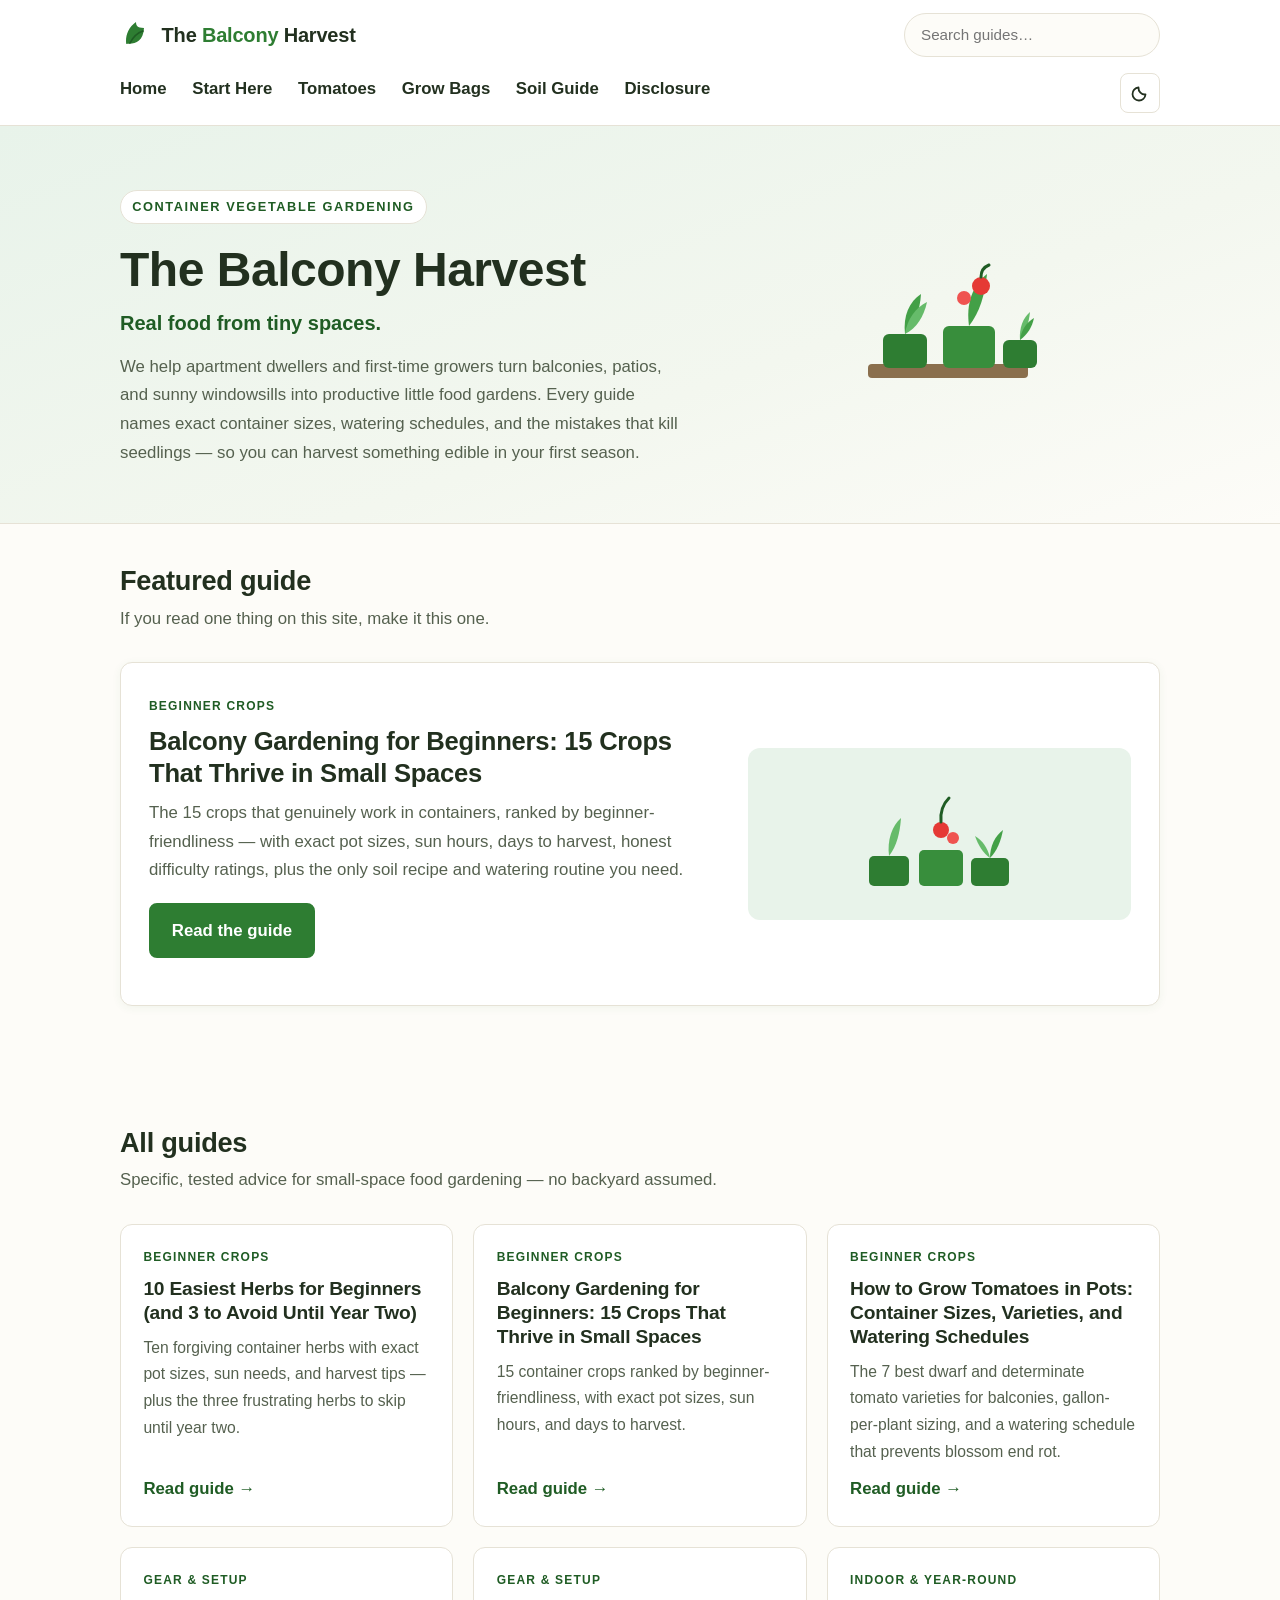
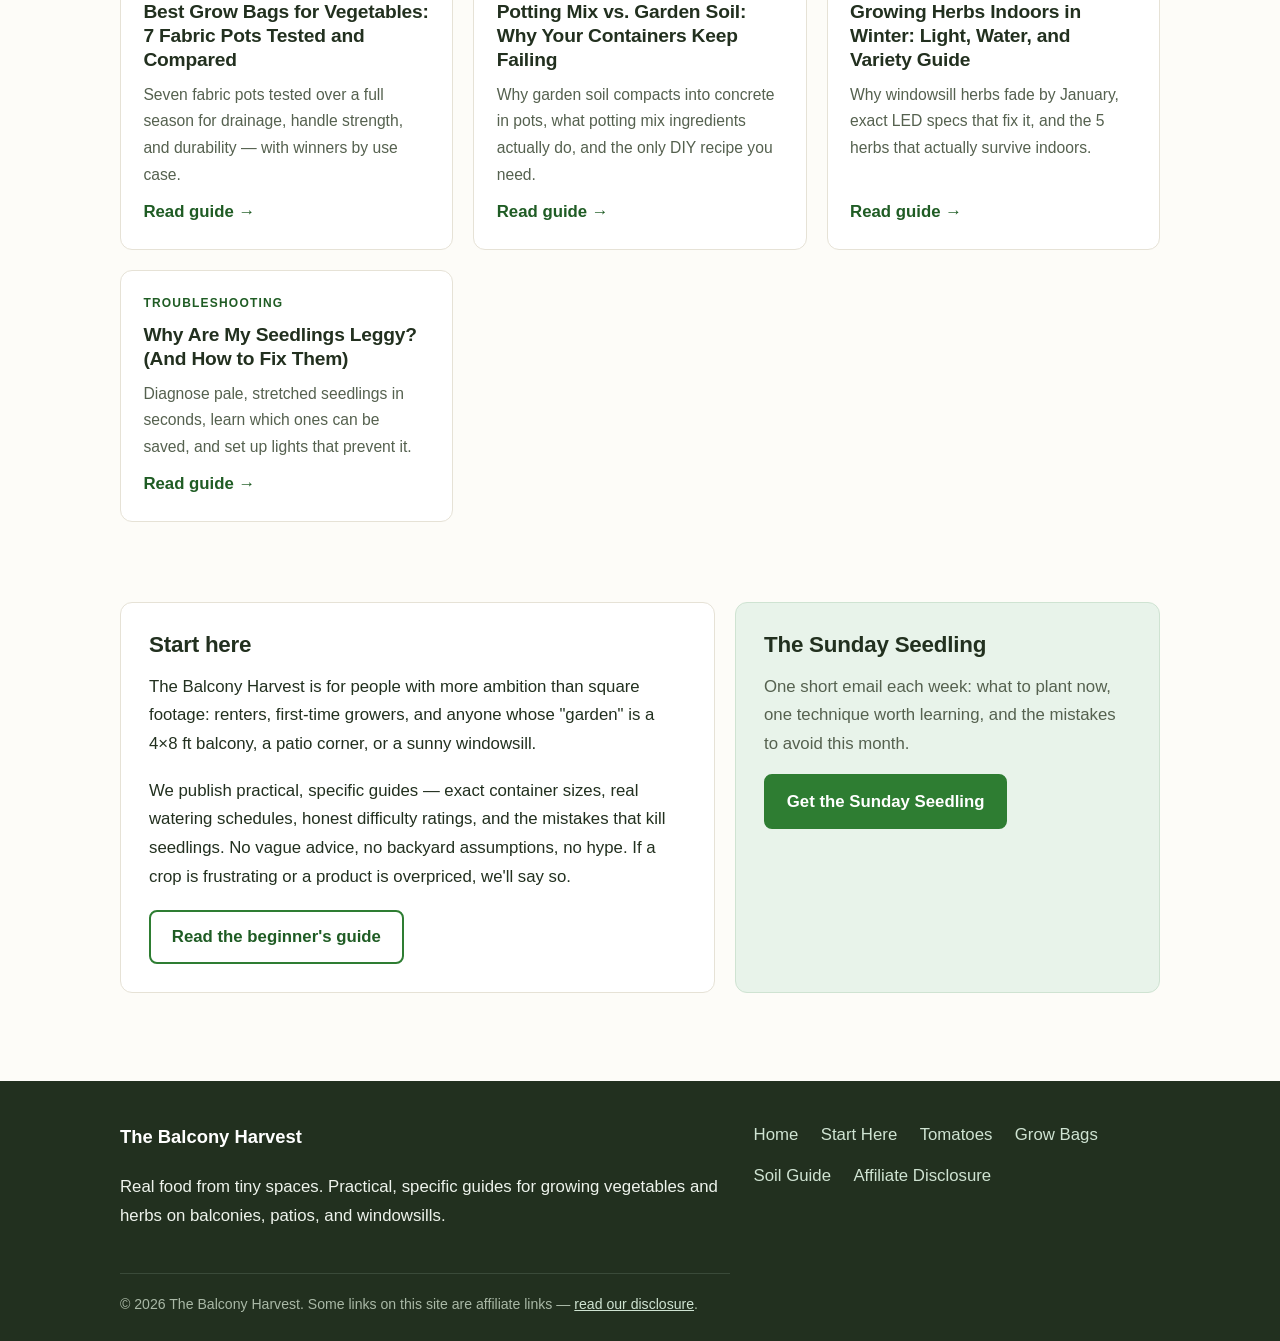
<file: index.html>
<!DOCTYPE html>
<html lang="en">
<head>
  <meta charset="utf-8">
  <meta name="viewport" content="width=device-width, initial-scale=1">
  <!-- MEDIVAVINE/JOURNEY: paste ad network script here -->
  <title>The Balcony Harvest — Real Food from Tiny Spaces</title>
  <meta name="description" content="Practical, specific guides for growing vegetables and herbs on balconies, patios, and windowsills. Exact container sizes, watering schedules, and honest advice for beginners.">
  <meta property="og:title" content="The Balcony Harvest — Real Food from Tiny Spaces">
  <meta property="og:description" content="Turn your balcony, patio, or windowsill into a productive little food garden. Practical guides with exact container sizes, watering schedules, and honest advice.">
  <meta property="og:type" content="website">
  <link rel="canonical" href="https://thebalconyharvest.pages.dev/">
  <meta property="og:url" content="https://thebalconyharvest.pages.dev/">
  <link rel="stylesheet" href="styles.css">
  <script>(function(){try{var t=localStorage.getItem('bh-theme');if(!t)t=window.matchMedia&&window.matchMedia('(prefers-color-scheme: dark)').matches?'dark':'light';if(t==='dark')document.documentElement.setAttribute('data-theme','dark');}catch(e){}})();</script>
</head>
<body>
  <a class="skip" href="#main">Skip to content</a>

  <header class="site-header">
    <div class="header-inner">
      <a class="brand" href="index.html" aria-label="The Balcony Harvest home">
        <svg width="32" height="32" viewBox="0 0 32 32" role="img" aria-label="Leaf logo for The Balcony Harvest"><path d="M16 3C9 8 6 15 6 22c0 1 .1 2 .3 3 1-.2 2-.3 3-.3 7 0 14-3 14.7-15.7C17 9 16 6 16 3z" fill="#2e7d32"/><path d="M10 24c3-6 7-10 13-12" stroke="#1f5c24" stroke-width="1.6" fill="none" stroke-linecap="round"/></svg>
        <span class="brand-name">The <span>Balcony</span> Harvest</span>
      </a>
            <form class="site-search" id="site-search" role="search">
        <label class="visually-hidden" for="site-search-input">Search guides</label>
        <input type="search" id="site-search-input" placeholder="Search guides&hellip;" autocomplete="off"
               aria-expanded="false" aria-controls="site-search-results" aria-autocomplete="list" role="combobox">
        <ul class="search-results" id="site-search-results" role="listbox" aria-label="Search results" hidden></ul>
      </form>
      <button class="theme-toggle" id="theme-toggle" type="button" aria-pressed="false" aria-label="Toggle dark mode">
        <svg class="icon-moon" width="18" height="18" viewBox="0 0 18 18" aria-hidden="true"><path d="M14.5 10.5A6.5 6.5 0 0 1 7.5 3.5a6.5 6.5 0 1 0 7 7z" fill="none" stroke="currentColor" stroke-width="1.8" stroke-linejoin="round"/></svg>
        <svg class="icon-sun" width="18" height="18" viewBox="0 0 18 18" aria-hidden="true"><circle cx="9" cy="9" r="3.4" fill="none" stroke="currentColor" stroke-width="1.8"/><path d="M9 1.5v2M9 14.5v2M1.5 9h2M14.5 9h2M3.7 3.7l1.4 1.4M12.9 12.9l1.4 1.4M14.3 3.7l-1.4 1.4M5.1 12.9l-1.4 1.4" stroke="currentColor" stroke-width="1.8" stroke-linecap="round"/></svg>
      </button>
      <button class="nav-toggle" aria-expanded="false" aria-controls="mainnav" onclick="var n=document.getElementById('mainnav'),b=this;b.classList.toggle('open');n.classList.toggle('open');b.setAttribute('aria-expanded',n.classList.contains('open'))">
        <svg width="18" height="18" viewBox="0 0 18 18" aria-hidden="true"><path d="M2 4h14M2 9h14M2 14h14" stroke="currentColor" stroke-width="2" stroke-linecap="round"/></svg>
        Menu
      </button>
      <nav class="main-nav" id="mainnav" aria-label="Primary">
        <ul>
          <li><a href="index.html">Home</a></li>
          <li><a href="articles/balcony-gardening-for-beginners.html">Start Here</a></li>
          <li><a href="articles/grow-tomatoes-in-pots.html">Tomatoes</a></li>
          <li><a href="articles/best-grow-bags-for-vegetables.html">Grow Bags</a></li>
          <li><a href="articles/potting-mix-vs-garden-soil.html">Soil Guide</a></li>
          <li><a href="disclosure.html">Disclosure</a></li>
        </ul>
      </nav>
    </div>
  </header>

  <main id="main">
    <section class="hero" aria-label="Introduction">
      <div class="hero-inner">
        <div>
          <span class="eyebrow">Container vegetable gardening</span>
          <h1>The Balcony Harvest</h1>
          <p class="tagline">Real food from tiny spaces.</p>
          <p class="pitch">We help apartment dwellers and first-time growers turn balconies, patios, and sunny windowsills into productive little food gardens. Every guide names exact container sizes, watering schedules, and the mistakes that kill seedlings — so you can harvest something edible in your first season.</p>
        </div>
        <div class="hero-art" aria-hidden="true">
          <svg width="220" height="220" viewBox="0 0 220 220" role="img" aria-label="Illustration of potted herbs and a tomato plant on a balcony">
            <rect x="30" y="150" width="160" height="14" rx="4" fill="#8a6f4d"/>
            <rect x="45" y="120" width="44" height="34" rx="6" fill="#2e7d32"/>
            <path d="M67 120c-2-18 4-32 16-40-1 16-6 30-16 40z" fill="#43a047"/>
            <path d="M67 120c2-14 10-26 22-32-3 14-10 26-22 32z" fill="#66bb6a"/>
            <rect x="105" y="112" width="52" height="42" rx="6" fill="#388e3c"/>
            <path d="M131 112c-3-22 3-40 18-52-2 20-7 38-18 52z" fill="#43a047"/>
            <circle cx="143" cy="72" r="9" fill="#e53935"/>
            <circle cx="126" cy="84" r="7" fill="#ef5350"/>
            <path d="M143 63c0-6 3-10 8-12" stroke="#1f5c24" stroke-width="3" fill="none" stroke-linecap="round"/>
            <rect x="165" y="126" width="34" height="28" rx="6" fill="#2e7d32"/>
            <path d="M182 126c-1-12 3-22 10-28-1 10-4 20-10 28z" fill="#66bb6a"/>
            <path d="M182 126c1-10 7-18 14-22-2 9-6 16-14 22z" fill="#43a047"/>
          </svg>
        </div>
      </div>
    </section>

    <div class="wrap">
      <section class="section" aria-label="Featured article">
        <h2 class="section-title">Featured guide</h2>
        <p class="section-lede">If you read one thing on this site, make it this one.</p>
        <div class="featured-card">
          <div>
            <span class="pillar">Beginner crops</span>
            <h3><a href="articles/balcony-gardening-for-beginners.html">Balcony Gardening for Beginners: 15 Crops That Thrive in Small Spaces</a></h3>
            <p style="color:var(--ink-soft)">The 15 crops that genuinely work in containers, ranked by beginner-friendliness — with exact pot sizes, sun hours, days to harvest, honest difficulty ratings, plus the only soil recipe and watering routine you need.</p>
            <p style="margin-top:1rem"><a class="btn" href="articles/balcony-gardening-for-beginners.html">Read the guide</a></p>
          </div>
          <div class="featured-art" aria-hidden="true">
            <svg width="180" height="140" viewBox="0 0 180 140" role="img" aria-label="Illustration of three potted vegetable plants">
              <rect x="20" y="92" width="40" height="30" rx="5" fill="#2e7d32"/>
              <path d="M40 92c-2-16 3-30 12-38-1 14-4 28-12 38z" fill="#66bb6a"/>
              <rect x="70" y="86" width="44" height="36" rx="5" fill="#388e3c"/>
              <circle cx="92" cy="66" r="8" fill="#e53935"/>
              <circle cx="104" cy="74" r="6" fill="#ef5350"/>
              <path d="M92 58c-1-10 2-18 8-24" stroke="#1f5c24" stroke-width="3" fill="none" stroke-linecap="round"/>
              <rect x="122" y="94" width="38" height="28" rx="5" fill="#2e7d32"/>
              <path d="M141 94c0-12 5-22 13-28-2 11-6 21-13 28z" fill="#43a047"/>
              <path d="M141 94c-2-10-8-18-15-22 3 9 8 17 15 22z" fill="#66bb6a"/>
            </svg>
          </div>
        </div>
      </section>

      <section class="section" aria-label="All articles">
        <h2 class="section-title">All guides</h2>
        <p class="section-lede">Specific, tested advice for small-space food gardening — no backyard assumed.</p>
        <div class="grid">
          <article class="card">
            <span class="pillar">Beginner crops</span>
            <h3><a href="articles/easiest-herbs-for-beginners.html">10 Easiest Herbs for Beginners (and 3 to Avoid Until Year Two)</a></h3>
            <p>Ten forgiving container herbs with exact pot sizes, sun needs, and harvest tips — plus the three frustrating herbs to skip until year two.</p>
            <a class="readmore" href="articles/easiest-herbs-for-beginners.html">Read guide &rarr;</a>
          </article>
          <article class="card">
            <span class="pillar">Beginner crops</span>
            <h3><a href="articles/balcony-gardening-for-beginners.html">Balcony Gardening for Beginners: 15 Crops That Thrive in Small Spaces</a></h3>
            <p>15 container crops ranked by beginner-friendliness, with exact pot sizes, sun hours, and days to harvest.</p>
            <a class="readmore" href="articles/balcony-gardening-for-beginners.html">Read guide &rarr;</a>
          </article>
          <article class="card">
            <span class="pillar">Beginner crops</span>
            <h3><a href="articles/grow-tomatoes-in-pots.html">How to Grow Tomatoes in Pots: Container Sizes, Varieties, and Watering Schedules</a></h3>
            <p>The 7 best dwarf and determinate tomato varieties for balconies, gallon-per-plant sizing, and a watering schedule that prevents blossom end rot.</p>
            <a class="readmore" href="articles/grow-tomatoes-in-pots.html">Read guide &rarr;</a>
          </article>
          <article class="card">
            <span class="pillar">Gear &amp; setup</span>
            <h3><a href="articles/best-grow-bags-for-vegetables.html">Best Grow Bags for Vegetables: 7 Fabric Pots Tested and Compared</a></h3>
            <p>Seven fabric pots tested over a full season for drainage, handle strength, and durability — with winners by use case.</p>
            <a class="readmore" href="articles/best-grow-bags-for-vegetables.html">Read guide &rarr;</a>
          </article>
          <article class="card">
            <span class="pillar">Gear &amp; setup</span>
            <h3><a href="articles/potting-mix-vs-garden-soil.html">Potting Mix vs. Garden Soil: Why Your Containers Keep Failing</a></h3>
            <p>Why garden soil compacts into concrete in pots, what potting mix ingredients actually do, and the only DIY recipe you need.</p>
            <a class="readmore" href="articles/potting-mix-vs-garden-soil.html">Read guide &rarr;</a>
          </article>
          <article class="card">
            <span class="pillar">Indoor &amp; year-round</span>
            <h3><a href="articles/growing-herbs-indoors-in-winter.html">Growing Herbs Indoors in Winter: Light, Water, and Variety Guide</a></h3>
            <p>Why windowsill herbs fade by January, exact LED specs that fix it, and the 5 herbs that actually survive indoors.</p>
            <a class="readmore" href="articles/growing-herbs-indoors-in-winter.html">Read guide &rarr;</a>
          </article>
          <article class="card">
            <span class="pillar">Troubleshooting</span>
            <h3><a href="articles/leggy-seedlings.html">Why Are My Seedlings Leggy? (And How to Fix Them)</a></h3>
            <p>Diagnose pale, stretched seedlings in seconds, learn which ones can be saved, and set up lights that prevent it.</p>
            <a class="readmore" href="articles/leggy-seedlings.html">Read guide &rarr;</a>
          </article>
        </div>
      </section>

      <section class="section" aria-label="About and newsletter">
        <div class="split">
          <div class="about-card">
            <h2>Start here</h2>
            <p>The Balcony Harvest is for people with more ambition than square footage: renters, first-time growers, and anyone whose "garden" is a 4×8 ft balcony, a patio corner, or a sunny windowsill.</p>
            <p>We publish practical, specific guides — exact container sizes, real watering schedules, honest difficulty ratings, and the mistakes that kill seedlings. No vague advice, no backyard assumptions, no hype. If a crop is frustrating or a product is overpriced, we'll say so.</p>
            <p style="margin-bottom:0"><a class="btn btn-ghost" href="articles/balcony-gardening-for-beginners.html">Read the beginner's guide</a></p>
          </div>
          <div class="newsletter-card">
            <h2>The Sunday Seedling</h2>
            <p>One short email each week: what to plant now, one technique worth learning, and the mistakes to avoid this month.</p>
            <!-- NEWSLETTER: replace this link with your Beehiiv/Substack embed when ready -->
            <p style="margin-top:1rem"><a class="btn" href="mailto:hello@thebalconyharvest.com?subject=Sign%20me%20up%20for%20The%20Sunday%20Seedling">Get the Sunday Seedling</a></p>
          </div>
        </div>
      </section>
    </div>
  </main>

  <footer class="site-footer">
    <div class="footer-inner">
      <div>
        <p class="footer-brand">The Balcony Harvest</p>
        <p>Real food from tiny spaces. Practical, specific guides for growing vegetables and herbs on balconies, patios, and windowsills.</p>
      </div>
      <nav class="footer-nav" aria-label="Footer">
        <ul>
          <li><a href="index.html">Home</a></li>
          <li><a href="articles/balcony-gardening-for-beginners.html">Start Here</a></li>
          <li><a href="articles/grow-tomatoes-in-pots.html">Tomatoes</a></li>
          <li><a href="articles/best-grow-bags-for-vegetables.html">Grow Bags</a></li>
          <li><a href="articles/potting-mix-vs-garden-soil.html">Soil Guide</a></li>
          <li><a href="disclosure.html">Affiliate Disclosure</a></li>
        </ul>
      </nav>
      <p class="footer-small">© 2026 The Balcony Harvest. Some links on this site are affiliate links — <a href="disclosure.html">read our disclosure</a>.</p>
    </div>
  </footer>
  <script src="assets/site.js" defer></script>
</body>
</html>
</file>
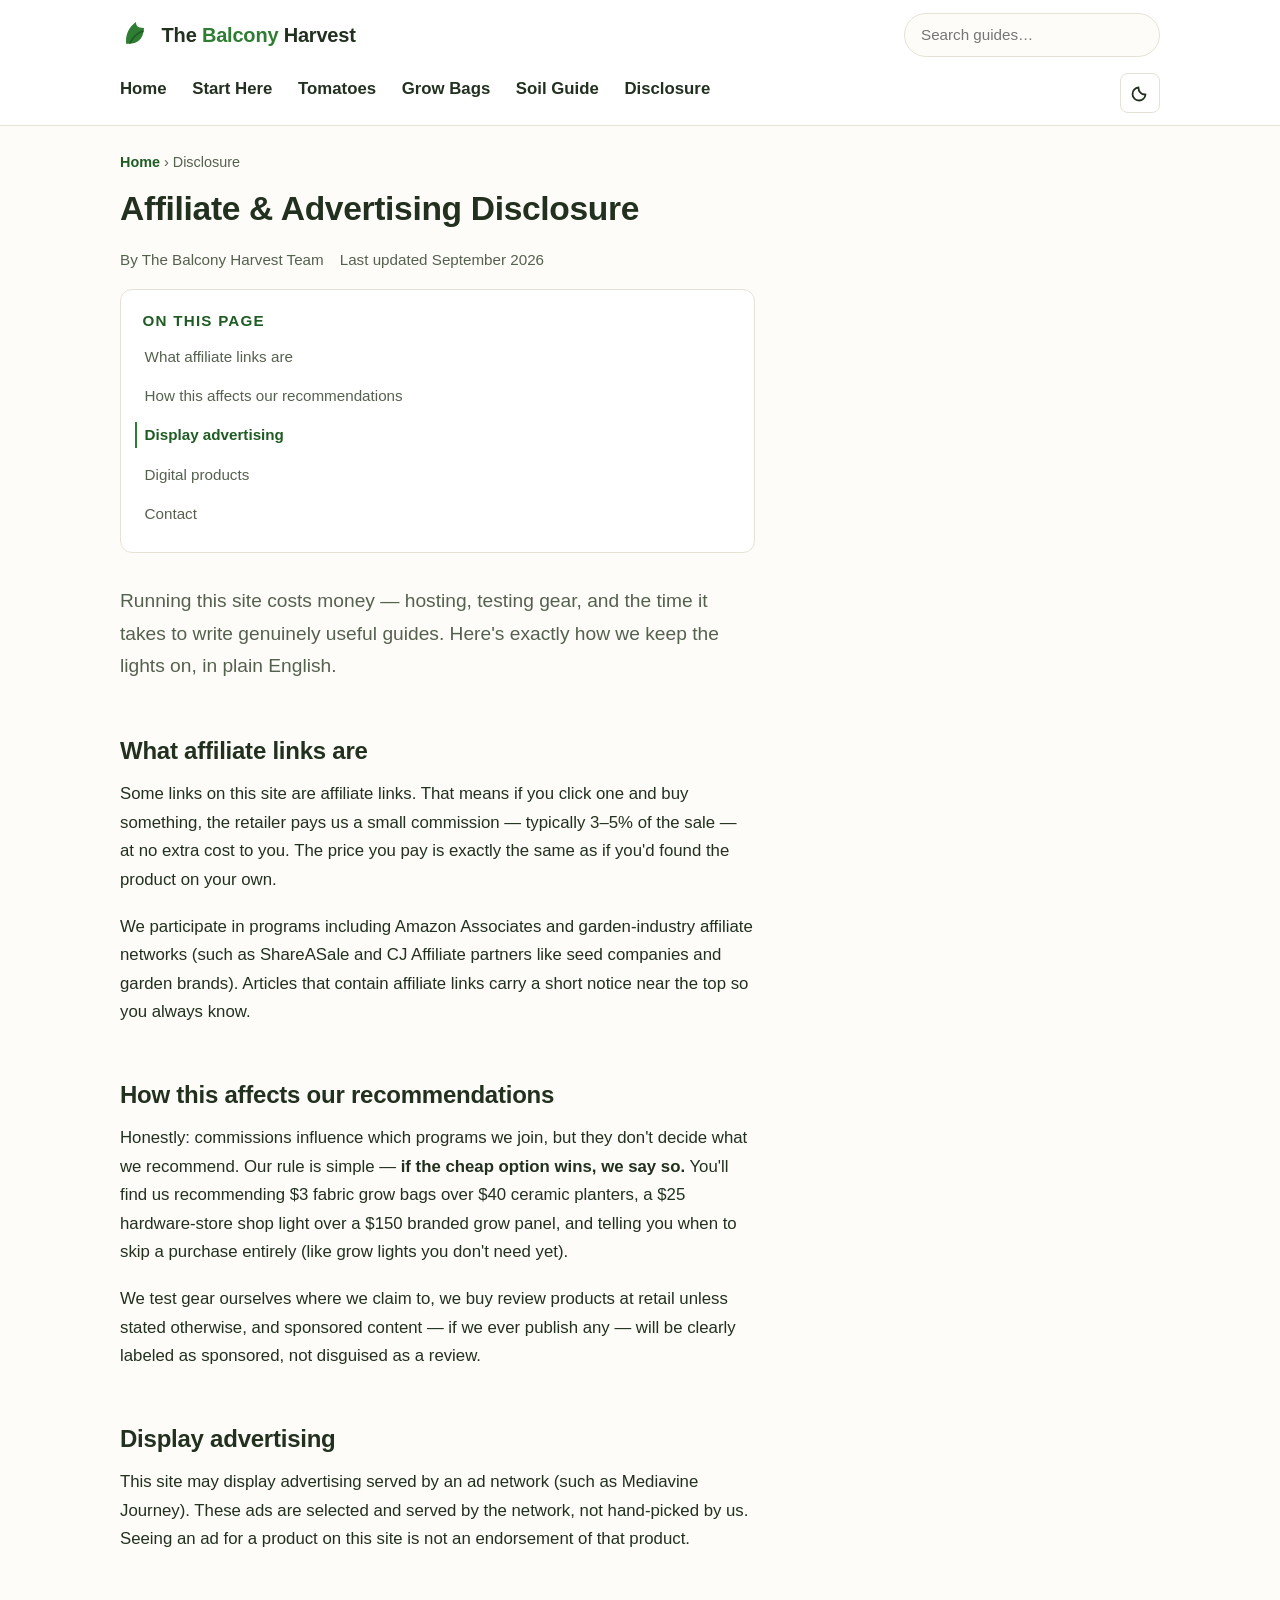
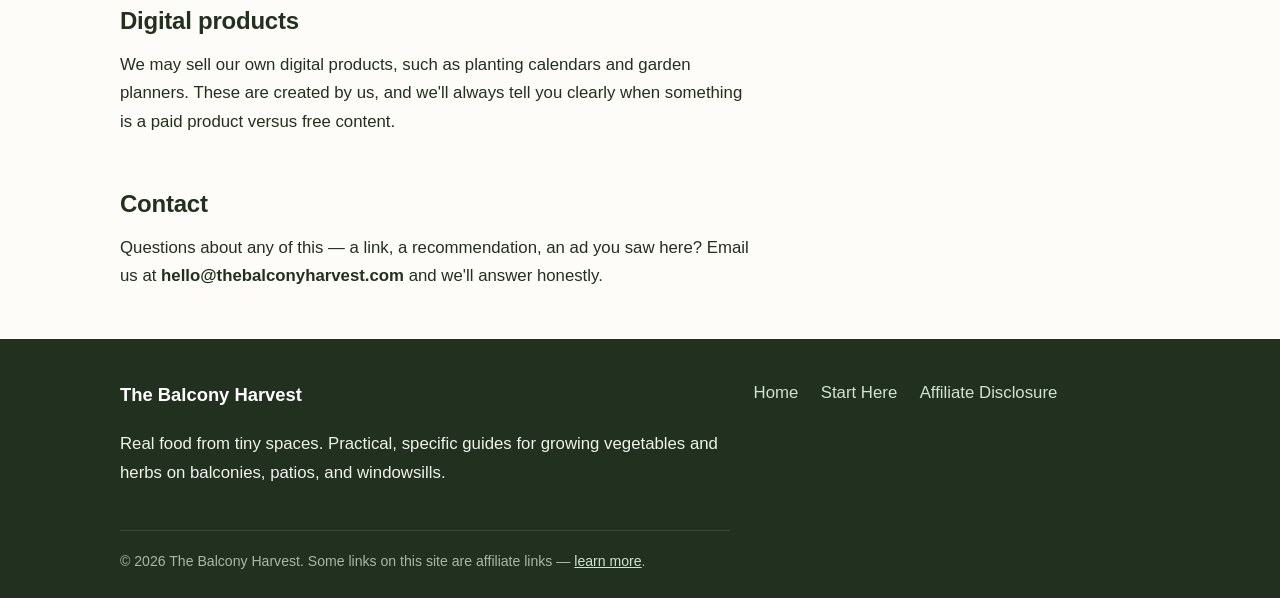
<file: disclosure.html>
<!DOCTYPE html>
<html lang="en">
<head>
  <meta charset="utf-8">
  <meta name="viewport" content="width=device-width, initial-scale=1">
  <!-- MEDIVAVINE/JOURNEY: paste ad network script here -->
  <title>Affiliate &amp; Advertising Disclosure | The Balcony Harvest</title>
  <meta name="description" content="Plain-English disclosure: how The Balcony Harvest earns money through affiliate links and display ads, and what that means for our recommendations.">
  <meta property="og:title" content="Affiliate & Advertising Disclosure | The Balcony Harvest">
  <meta property="og:description" content="How The Balcony Harvest earns money through affiliate links and display ads — in plain English.">
  <meta property="og:type" content="website">
  <link rel="canonical" href="https://thebalconyharvest.pages.dev/disclosure.html">
  <meta property="og:url" content="https://thebalconyharvest.pages.dev/disclosure.html">
  <link rel="stylesheet" href="styles.css">
  <script>(function(){try{var t=localStorage.getItem('bh-theme');if(!t)t=window.matchMedia&&window.matchMedia('(prefers-color-scheme: dark)').matches?'dark':'light';if(t==='dark')document.documentElement.setAttribute('data-theme','dark');}catch(e){}})();</script>
</head>
<body>
  <a class="skip" href="#main">Skip to content</a>

  <header class="site-header">
    <div class="header-inner">
      <a class="brand" href="index.html" aria-label="The Balcony Harvest home">
        <svg width="32" height="32" viewBox="0 0 32 32" role="img" aria-label="Leaf logo for The Balcony Harvest"><path d="M16 3C9 8 6 15 6 22c0 1 .1 2 .3 3 1-.2 2-.3 3-.3 7 0 14-3 14.7-15.7C17 9 16 6 16 3z" fill="#2e7d32"/><path d="M10 24c3-6 7-10 13-12" stroke="#1f5c24" stroke-width="1.6" fill="none" stroke-linecap="round"/></svg>
        <span class="brand-name">The <span>Balcony</span> Harvest</span>
      </a>
            <form class="site-search" id="site-search" role="search">
        <label class="visually-hidden" for="site-search-input">Search guides</label>
        <input type="search" id="site-search-input" placeholder="Search guides&hellip;" autocomplete="off"
               aria-expanded="false" aria-controls="site-search-results" aria-autocomplete="list" role="combobox">
        <ul class="search-results" id="site-search-results" role="listbox" aria-label="Search results" hidden></ul>
      </form>
      <button class="theme-toggle" id="theme-toggle" type="button" aria-pressed="false" aria-label="Toggle dark mode">
        <svg class="icon-moon" width="18" height="18" viewBox="0 0 18 18" aria-hidden="true"><path d="M14.5 10.5A6.5 6.5 0 0 1 7.5 3.5a6.5 6.5 0 1 0 7 7z" fill="none" stroke="currentColor" stroke-width="1.8" stroke-linejoin="round"/></svg>
        <svg class="icon-sun" width="18" height="18" viewBox="0 0 18 18" aria-hidden="true"><circle cx="9" cy="9" r="3.4" fill="none" stroke="currentColor" stroke-width="1.8"/><path d="M9 1.5v2M9 14.5v2M1.5 9h2M14.5 9h2M3.7 3.7l1.4 1.4M12.9 12.9l1.4 1.4M14.3 3.7l-1.4 1.4M5.1 12.9l-1.4 1.4" stroke="currentColor" stroke-width="1.8" stroke-linecap="round"/></svg>
      </button>
      <button class="nav-toggle" aria-expanded="false" aria-controls="mainnav" onclick="var n=document.getElementById('mainnav'),b=this;b.classList.toggle('open');n.classList.toggle('open');b.setAttribute('aria-expanded',n.classList.contains('open'))">
        <svg width="18" height="18" viewBox="0 0 18 18" aria-hidden="true"><path d="M2 4h14M2 9h14M2 14h14" stroke="currentColor" stroke-width="2" stroke-linecap="round"/></svg>
        Menu
      </button>
      <nav class="main-nav" id="mainnav" aria-label="Primary">
        <ul>
          <li><a href="index.html">Home</a></li>
          <li><a href="articles/balcony-gardening-for-beginners.html">Start Here</a></li>
          <li><a href="articles/grow-tomatoes-in-pots.html">Tomatoes</a></li>
          <li><a href="articles/best-grow-bags-for-vegetables.html">Grow Bags</a></li>
          <li><a href="articles/potting-mix-vs-garden-soil.html">Soil Guide</a></li>
          <li><a href="disclosure.html">Disclosure</a></li>
        </ul>
      </nav>
    </div>
  </header>

  <main id="main">
    <div class="wrap">
      <p class="breadcrumb"><a href="index.html">Home</a> &rsaquo; Disclosure</p>
      <article class="article-body">
        <h1>Affiliate &amp; Advertising Disclosure</h1>
        <p class="article-meta"><span>By The Balcony Harvest Team</span> <span>Last updated September 2026</span></p>

        <p class="lede">Running this site costs money — hosting, testing gear, and the time it takes to write genuinely useful guides. Here's exactly how we keep the lights on, in plain English.</p>

        <h2>What affiliate links are</h2>
        <p>Some links on this site are affiliate links. That means if you click one and buy something, the retailer pays us a small commission — typically 3–5% of the sale — at no extra cost to you. The price you pay is exactly the same as if you'd found the product on your own.</p>
        <p>We participate in programs including Amazon Associates and garden-industry affiliate networks (such as ShareASale and CJ Affiliate partners like seed companies and garden brands). Articles that contain affiliate links carry a short notice near the top so you always know.</p>

        <h2>How this affects our recommendations</h2>
        <p>Honestly: commissions influence which programs we join, but they don't decide what we recommend. Our rule is simple — <strong>if the cheap option wins, we say so.</strong> You'll find us recommending $3 fabric grow bags over $40 ceramic planters, a $25 hardware-store shop light over a $150 branded grow panel, and telling you when to skip a purchase entirely (like grow lights you don't need yet).</p>
        <p>We test gear ourselves where we claim to, we buy review products at retail unless stated otherwise, and sponsored content — if we ever publish any — will be clearly labeled as sponsored, not disguised as a review.</p>

        <h2>Display advertising</h2>
        <p>This site may display advertising served by an ad network (such as Mediavine Journey). These ads are selected and served by the network, not hand-picked by us. Seeing an ad for a product on this site is not an endorsement of that product.</p>

        <h2>Digital products</h2>
        <p>We may sell our own digital products, such as planting calendars and garden planners. These are created by us, and we'll always tell you clearly when something is a paid product versus free content.</p>

        <h2>Contact</h2>
        <p>Questions about any of this — a link, a recommendation, an ad you saw here? Email us at <strong>hello@thebalconyharvest.com</strong> and we'll answer honestly.</p>
      </article>
    </div>
  </main>

  <footer class="site-footer">
    <div class="footer-inner">
      <div>
        <p class="footer-brand">The Balcony Harvest</p>
        <p>Real food from tiny spaces. Practical, specific guides for growing vegetables and herbs on balconies, patios, and windowsills.</p>
      </div>
      <nav class="footer-nav" aria-label="Footer">
        <ul>
          <li><a href="index.html">Home</a></li>
          <li><a href="articles/balcony-gardening-for-beginners.html">Start Here</a></li>
          <li><a href="disclosure.html">Affiliate Disclosure</a></li>
        </ul>
      </nav>
      <p class="footer-small">© 2026 The Balcony Harvest. Some links on this site are affiliate links — <a href="disclosure.html">learn more</a>.</p>
    </div>
  </footer>
  <script src="assets/site.js" defer></script>
</body>
</html>
</file>
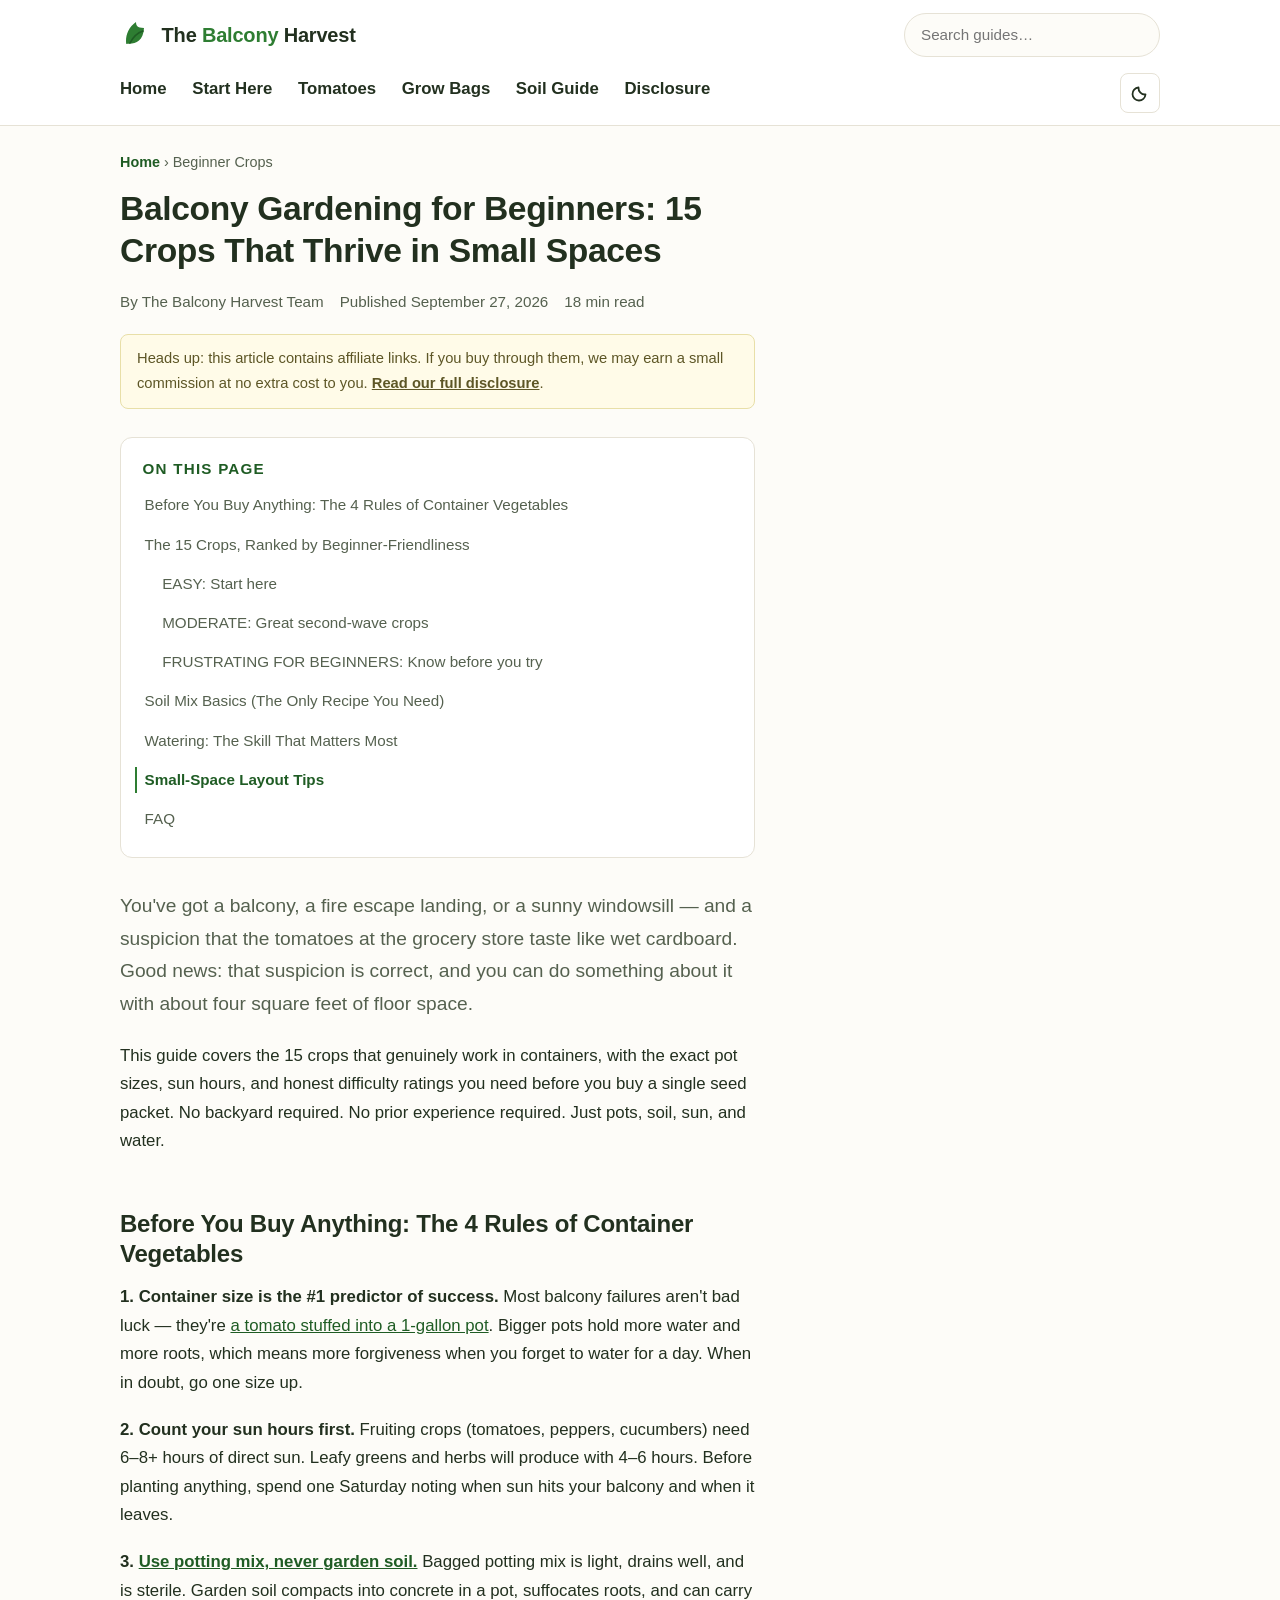
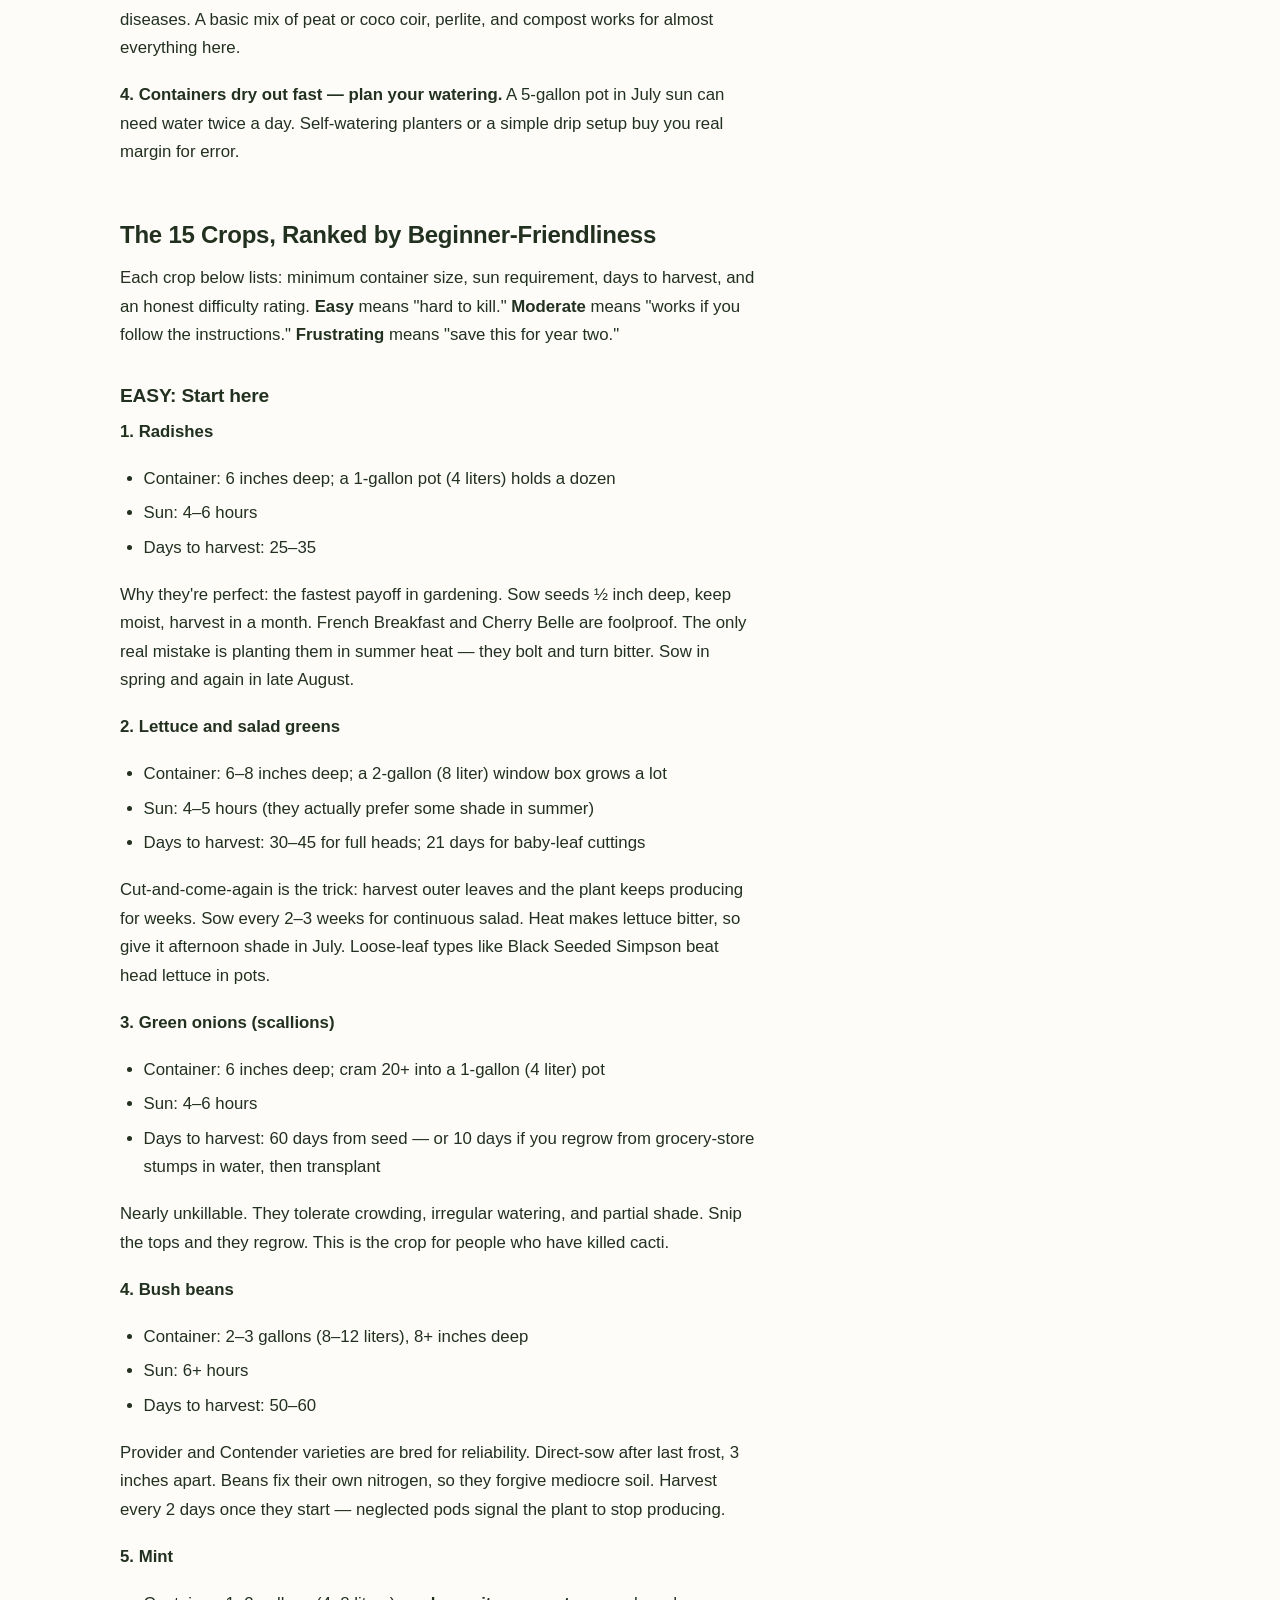
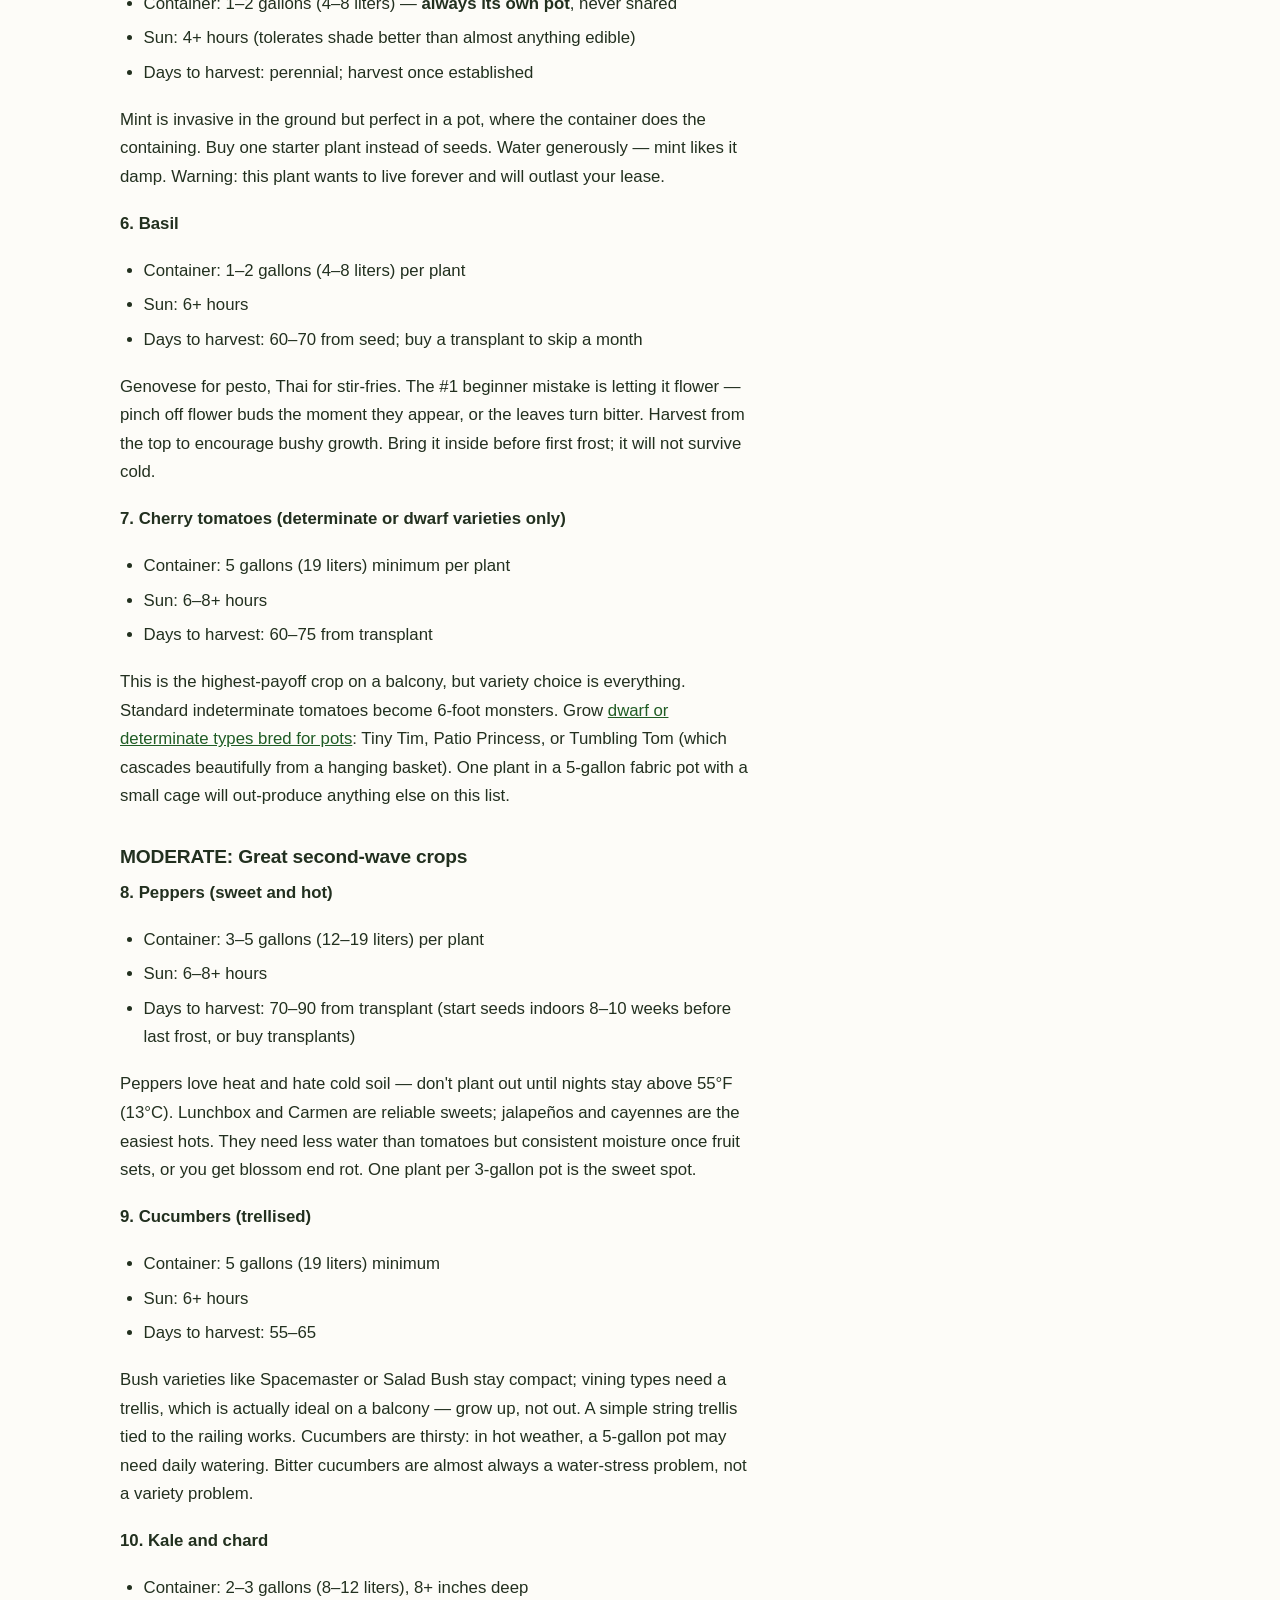
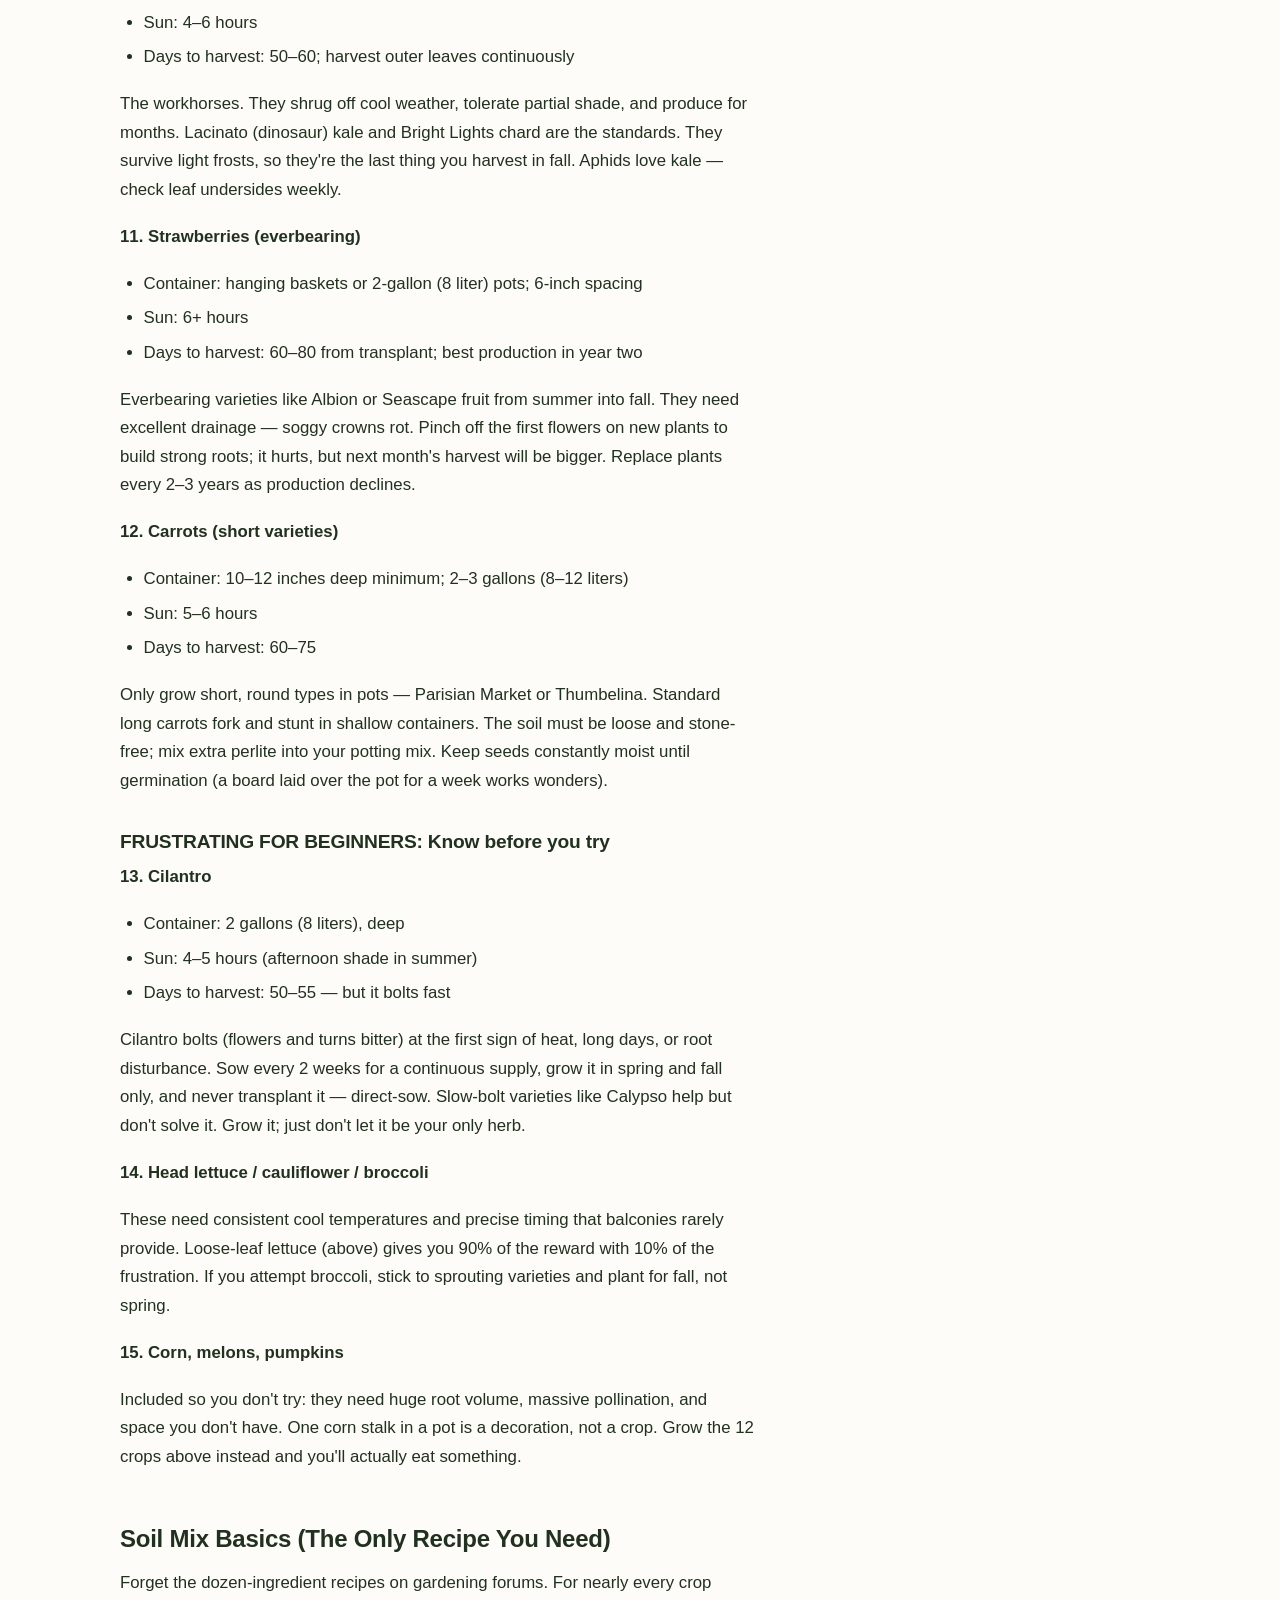
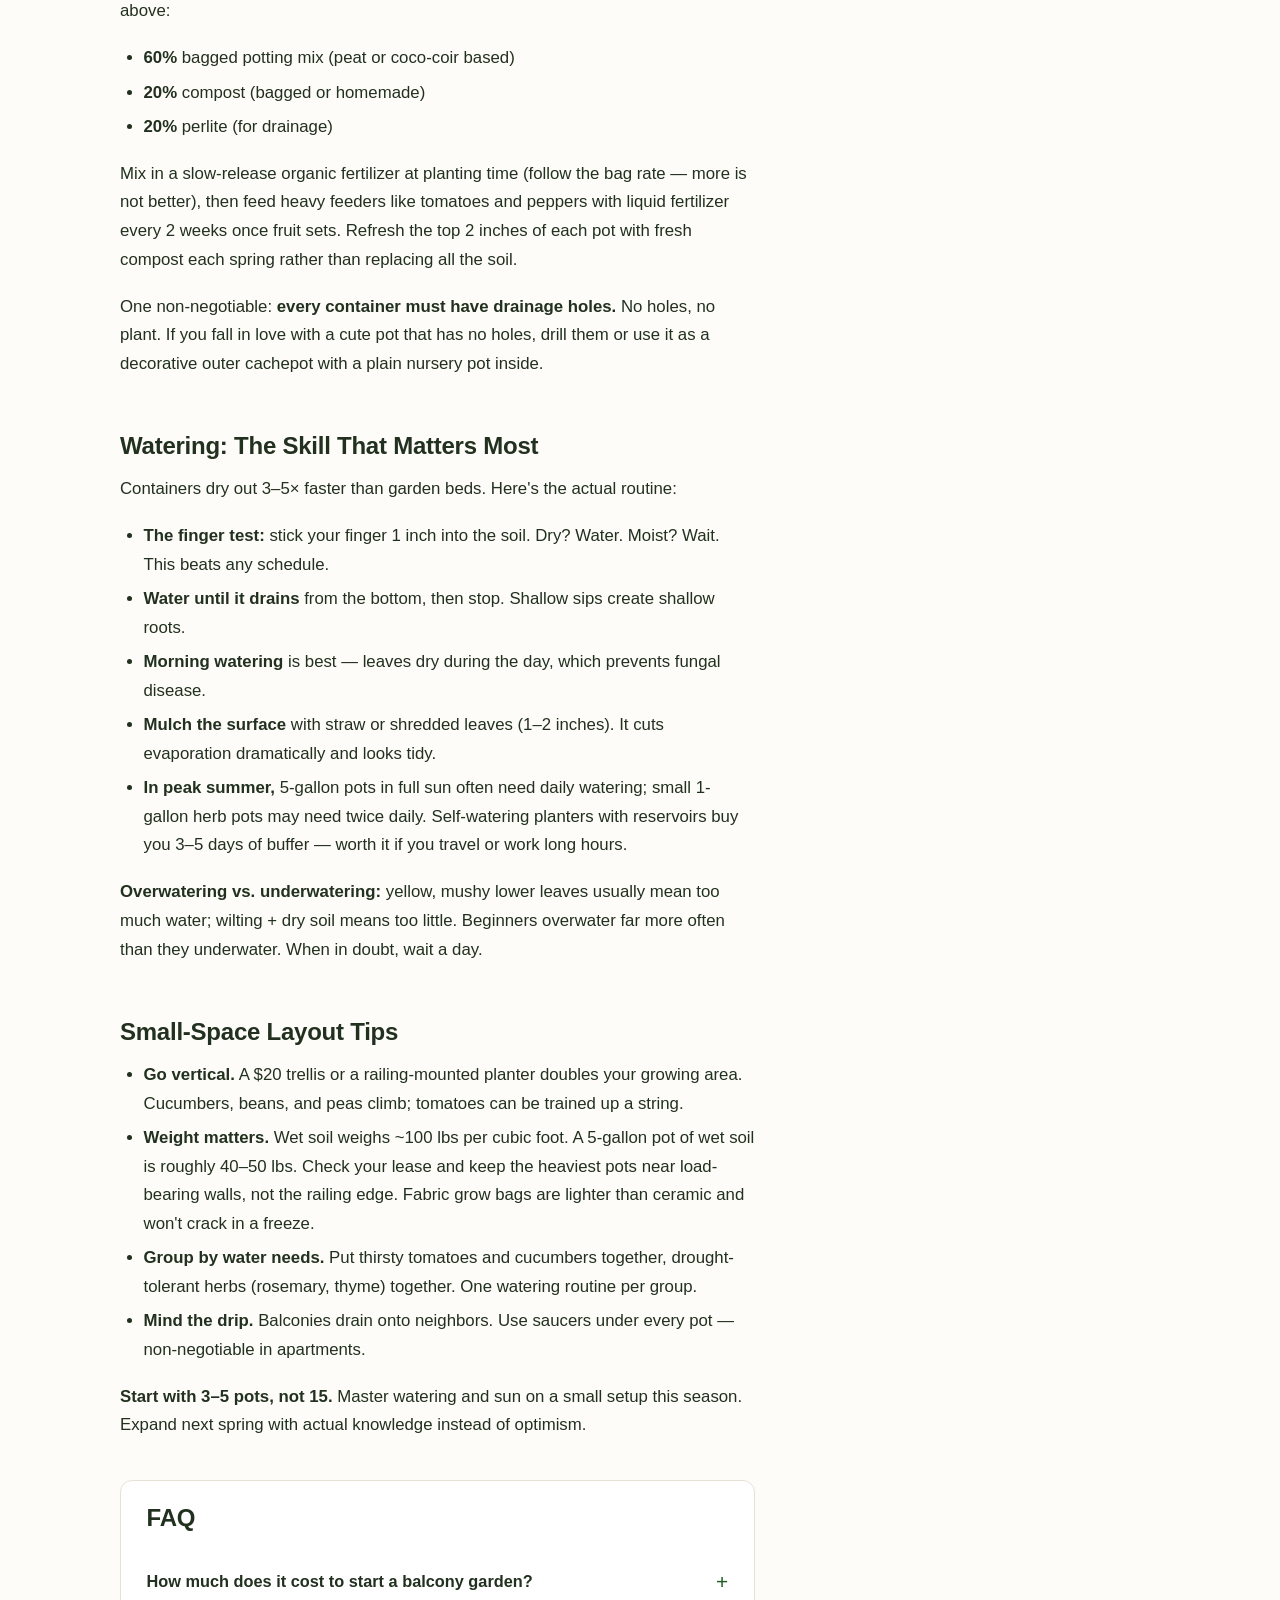
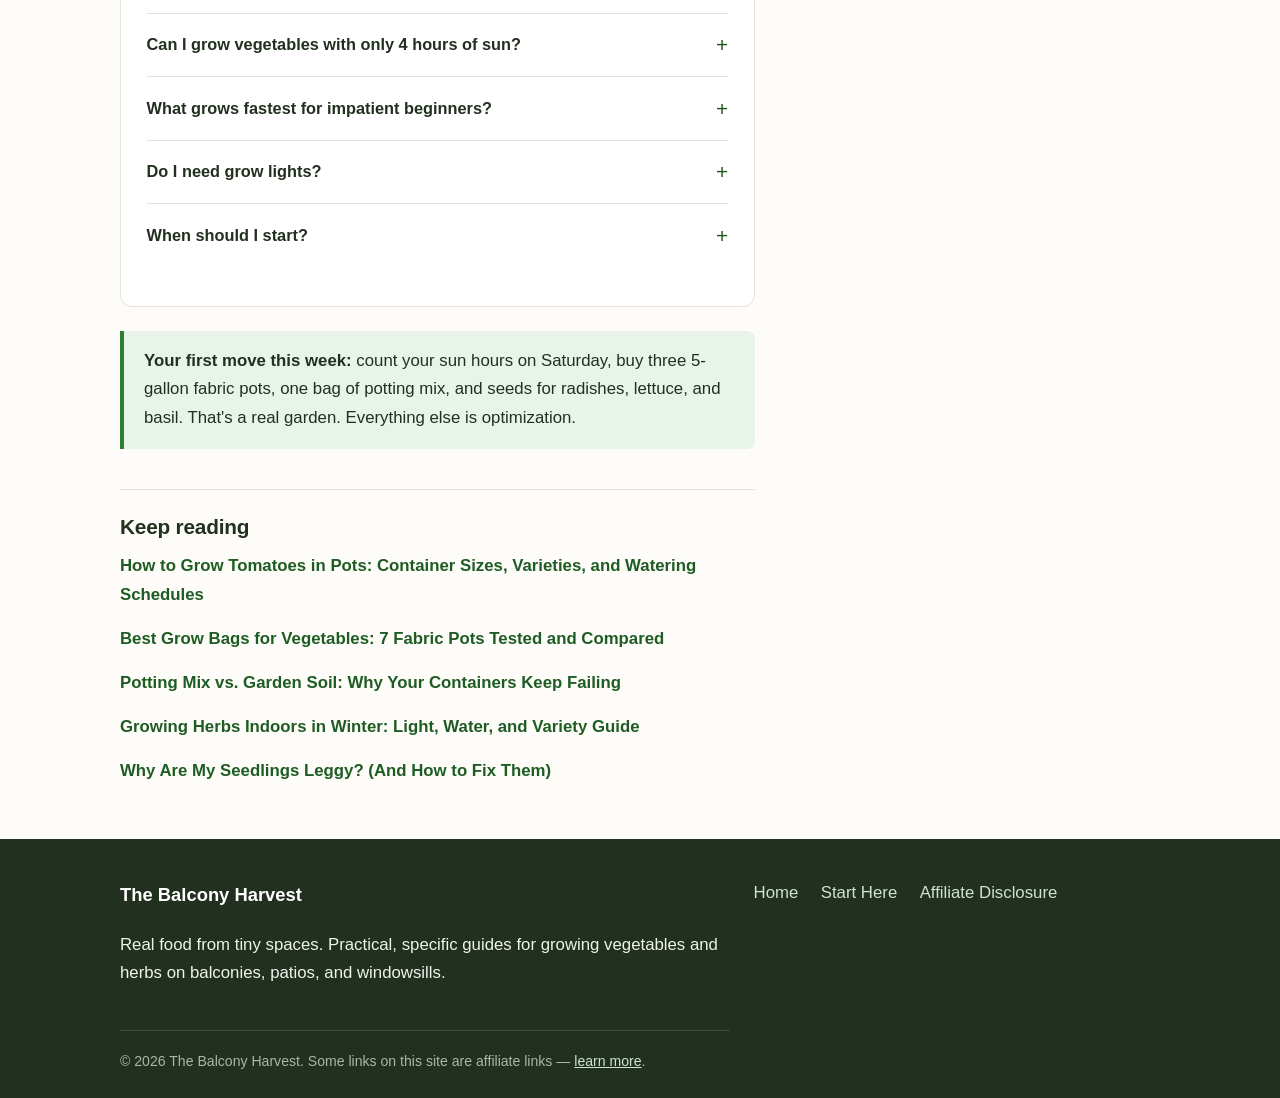
<file: articles/balcony-gardening-for-beginners.html>
<!DOCTYPE html>
<html lang="en">
<head>
  <meta charset="utf-8">
  <meta name="viewport" content="width=device-width, initial-scale=1">
  <!-- MEDIVAVINE/JOURNEY: paste ad network script here -->
  <title>Balcony Gardening for Beginners: 15 Crops That Thrive in Small Spaces | The Balcony Harvest</title>
  <meta name="description" content="15 vegetables, herbs, and greens that genuinely grow in pots — with exact container sizes, sun hours, days to harvest, and honest difficulty ratings for balcony beginners.">
  <meta property="og:title" content="Balcony Gardening for Beginners: 15 Crops That Thrive in Small Spaces">
  <meta property="og:description" content="Exact container sizes, sun hours, days to harvest, and honest difficulty ratings for 15 crops that work in containers. No backyard required.">
  <meta property="og:type" content="article">
  <link rel="canonical" href="https://thebalconyharvest.pages.dev/articles/balcony-gardening-for-beginners.html">
  <meta property="og:url" content="https://thebalconyharvest.pages.dev/articles/balcony-gardening-for-beginners.html">
  <link rel="stylesheet" href="../styles.css">
  <script>(function(){try{var t=localStorage.getItem('bh-theme');if(!t)t=window.matchMedia&&window.matchMedia('(prefers-color-scheme: dark)').matches?'dark':'light';if(t==='dark')document.documentElement.setAttribute('data-theme','dark');}catch(e){}})();</script>
</head>
<body>
  <a class="skip" href="#main">Skip to content</a>

  <header class="site-header">
    <div class="header-inner">
      <a class="brand" href="../index.html" aria-label="The Balcony Harvest home">
        <svg width="32" height="32" viewBox="0 0 32 32" role="img" aria-label="Leaf logo for The Balcony Harvest"><path d="M16 3C9 8 6 15 6 22c0 1 .1 2 .3 3 1-.2 2-.3 3-.3 7 0 14-3 14.7-15.7C17 9 16 6 16 3z" fill="#2e7d32"/><path d="M10 24c3-6 7-10 13-12" stroke="#1f5c24" stroke-width="1.6" fill="none" stroke-linecap="round"/></svg>
        <span class="brand-name">The <span>Balcony</span> Harvest</span>
      </a>
            <form class="site-search" id="site-search" role="search">
        <label class="visually-hidden" for="site-search-input">Search guides</label>
        <input type="search" id="site-search-input" placeholder="Search guides&hellip;" autocomplete="off"
               aria-expanded="false" aria-controls="site-search-results" aria-autocomplete="list" role="combobox">
        <ul class="search-results" id="site-search-results" role="listbox" aria-label="Search results" hidden></ul>
      </form>
      <button class="theme-toggle" id="theme-toggle" type="button" aria-pressed="false" aria-label="Toggle dark mode">
        <svg class="icon-moon" width="18" height="18" viewBox="0 0 18 18" aria-hidden="true"><path d="M14.5 10.5A6.5 6.5 0 0 1 7.5 3.5a6.5 6.5 0 1 0 7 7z" fill="none" stroke="currentColor" stroke-width="1.8" stroke-linejoin="round"/></svg>
        <svg class="icon-sun" width="18" height="18" viewBox="0 0 18 18" aria-hidden="true"><circle cx="9" cy="9" r="3.4" fill="none" stroke="currentColor" stroke-width="1.8"/><path d="M9 1.5v2M9 14.5v2M1.5 9h2M14.5 9h2M3.7 3.7l1.4 1.4M12.9 12.9l1.4 1.4M14.3 3.7l-1.4 1.4M5.1 12.9l-1.4 1.4" stroke="currentColor" stroke-width="1.8" stroke-linecap="round"/></svg>
      </button>
      <button class="nav-toggle" aria-expanded="false" aria-controls="mainnav" onclick="var n=document.getElementById('mainnav'),b=this;b.classList.toggle('open');n.classList.toggle('open');b.setAttribute('aria-expanded',n.classList.contains('open'))">
        <svg width="18" height="18" viewBox="0 0 18 18" aria-hidden="true"><path d="M2 4h14M2 9h14M2 14h14" stroke="currentColor" stroke-width="2" stroke-linecap="round"/></svg>
        Menu
      </button>
      <nav class="main-nav" id="mainnav" aria-label="Primary">
        <ul>
          <li><a href="../index.html">Home</a></li>
          <li><a href="balcony-gardening-for-beginners.html">Start Here</a></li>
          <li><a href="grow-tomatoes-in-pots.html">Tomatoes</a></li>
          <li><a href="best-grow-bags-for-vegetables.html">Grow Bags</a></li>
          <li><a href="potting-mix-vs-garden-soil.html">Soil Guide</a></li>
          <li><a href="../disclosure.html">Disclosure</a></li>
        </ul>
      </nav>
    </div>
  </header>

  <main id="main">
    <div class="wrap">
      <p class="breadcrumb"><a href="../index.html">Home</a> &rsaquo; Beginner Crops</p>

      <article class="article-body">
        <h1>Balcony Gardening for Beginners: 15 Crops That Thrive in Small Spaces</h1>
        <p class="article-meta">
          <span>By The Balcony Harvest Team</span>
          <span>Published September 27, 2026</span>
          <span>18 min read</span>
        </p>
        <p class="affiliate-note">Heads up: this article contains affiliate links. If you buy through them, we may earn a small commission at no extra cost to you. <a href="../disclosure.html">Read our full disclosure</a>.</p>

        <p class="lede">You've got a balcony, a fire escape landing, or a sunny windowsill — and a suspicion that the tomatoes at the grocery store taste like wet cardboard. Good news: that suspicion is correct, and you can do something about it with about four square feet of floor space.</p>
        <p>This guide covers the 15 crops that genuinely work in containers, with the exact pot sizes, sun hours, and honest difficulty ratings you need before you buy a single seed packet. No backyard required. No prior experience required. Just pots, soil, sun, and water.</p>

        <h2>Before You Buy Anything: The 4 Rules of Container Vegetables</h2>

        <p><strong>1. Container size is the #1 predictor of success.</strong> Most balcony failures aren't bad luck — they're <a href="grow-tomatoes-in-pots.html">a tomato stuffed into a 1-gallon pot</a>. Bigger pots hold more water and more roots, which means more forgiveness when you forget to water for a day. When in doubt, go one size up.</p>

        <p><strong>2. Count your sun hours first.</strong> Fruiting crops (tomatoes, peppers, cucumbers) need 6–8+ hours of direct sun. Leafy greens and herbs will produce with 4–6 hours. Before planting anything, spend one Saturday noting when sun hits your balcony and when it leaves.</p>
        <!-- AFFILIATE: sun calculator apps are free, but a cheap light meter (~$15 on Amazon) makes a good "measure your sun" gear mention. -->

        <p><strong>3. <a href="potting-mix-vs-garden-soil.html">Use potting mix, never garden soil.</a></strong> Bagged potting mix is light, drains well, and is sterile. Garden soil compacts into concrete in a pot, suffocates roots, and can carry diseases. A basic mix of peat or coco coir, perlite, and compost works for almost everything here.</p>
        <!-- AFFILIATE: link a specific organic potting mix — e.g., a well-known bagged mix — plus perlite and coco coir bricks. -->

        <p><strong>4. Containers dry out fast — plan your watering.</strong> A 5-gallon pot in July sun can need water twice a day. Self-watering planters or a simple drip setup buy you real margin for error.</p>
        <!-- AFFILIATE: self-watering planters and a balcony drip irrigation kit. -->

        <h2>The 15 Crops, Ranked by Beginner-Friendliness</h2>
        <p>Each crop below lists: minimum container size, sun requirement, days to harvest, and an honest difficulty rating. <strong>Easy</strong> means "hard to kill." <strong>Moderate</strong> means "works if you follow the instructions." <strong>Frustrating</strong> means "save this for year two."</p>

        <h3>EASY: Start here</h3>

        <p><strong>1. Radishes</strong></p>
        <ul>
          <li>Container: 6 inches deep; a 1-gallon pot (4 liters) holds a dozen</li>
          <li>Sun: 4–6 hours</li>
          <li>Days to harvest: 25–35</li>
        </ul>
        <p>Why they're perfect: the fastest payoff in gardening. Sow seeds ½ inch deep, keep moist, harvest in a month. French Breakfast and Cherry Belle are foolproof. The only real mistake is planting them in summer heat — they bolt and turn bitter. Sow in spring and again in late August.</p>

        <p><strong>2. Lettuce and salad greens</strong></p>
        <ul>
          <li>Container: 6–8 inches deep; a 2-gallon (8 liter) window box grows a lot</li>
          <li>Sun: 4–5 hours (they actually prefer some shade in summer)</li>
          <li>Days to harvest: 30–45 for full heads; 21 days for baby-leaf cuttings</li>
        </ul>
        <p>Cut-and-come-again is the trick: harvest outer leaves and the plant keeps producing for weeks. Sow every 2–3 weeks for continuous salad. Heat makes lettuce bitter, so give it afternoon shade in July. Loose-leaf types like Black Seeded Simpson beat head lettuce in pots.</p>

        <p><strong>3. Green onions (scallions)</strong></p>
        <ul>
          <li>Container: 6 inches deep; cram 20+ into a 1-gallon (4 liter) pot</li>
          <li>Sun: 4–6 hours</li>
          <li>Days to harvest: 60 days from seed — or 10 days if you regrow from grocery-store stumps in water, then transplant</li>
        </ul>
        <p>Nearly unkillable. They tolerate crowding, irregular watering, and partial shade. Snip the tops and they regrow. This is the crop for people who have killed cacti.</p>

        <p><strong>4. Bush beans</strong></p>
        <ul>
          <li>Container: 2–3 gallons (8–12 liters), 8+ inches deep</li>
          <li>Sun: 6+ hours</li>
          <li>Days to harvest: 50–60</li>
        </ul>
        <p>Provider and Contender varieties are bred for reliability. Direct-sow after last frost, 3 inches apart. Beans fix their own nitrogen, so they forgive mediocre soil. Harvest every 2 days once they start — neglected pods signal the plant to stop producing.</p>

        <p><strong>5. Mint</strong></p>
        <ul>
          <li>Container: 1–2 gallons (4–8 liters) — <strong>always its own pot</strong>, never shared</li>
          <li>Sun: 4+ hours (tolerates shade better than almost anything edible)</li>
          <li>Days to harvest: perennial; harvest once established</li>
        </ul>
        <p>Mint is invasive in the ground but perfect in a pot, where the container does the containing. Buy one starter plant instead of seeds. Water generously — mint likes it damp. Warning: this plant wants to live forever and will outlast your lease.</p>

        <p><strong>6. Basil</strong></p>
        <ul>
          <li>Container: 1–2 gallons (4–8 liters) per plant</li>
          <li>Sun: 6+ hours</li>
          <li>Days to harvest: 60–70 from seed; buy a transplant to skip a month</li>
        </ul>
        <p>Genovese for pesto, Thai for stir-fries. The #1 beginner mistake is letting it flower — pinch off flower buds the moment they appear, or the leaves turn bitter. Harvest from the top to encourage bushy growth. Bring it inside before first frost; it will not survive cold.</p>

        <p><strong>7. Cherry tomatoes (determinate or dwarf varieties only)</strong></p>
        <ul>
          <li>Container: 5 gallons (19 liters) minimum per plant</li>
          <li>Sun: 6–8+ hours</li>
          <li>Days to harvest: 60–75 from transplant</li>
        </ul>
        <p>This is the highest-payoff crop on a balcony, but variety choice is everything. Standard indeterminate tomatoes become 6-foot monsters. Grow <a href="grow-tomatoes-in-pots.html">dwarf or determinate types bred for pots</a>: Tiny Tim, Patio Princess, or Tumbling Tom (which cascades beautifully from a hanging basket). One plant in a 5-gallon fabric pot with a small cage will out-produce anything else on this list.</p>
        <!-- AFFILIATE: 5-gallon fabric grow bags, a compact tomato cage, and a balanced tomato fertilizer. -->

        <h3>MODERATE: Great second-wave crops</h3>

        <p><strong>8. Peppers (sweet and hot)</strong></p>
        <ul>
          <li>Container: 3–5 gallons (12–19 liters) per plant</li>
          <li>Sun: 6–8+ hours</li>
          <li>Days to harvest: 70–90 from transplant (start seeds indoors 8–10 weeks before last frost, or buy transplants)</li>
        </ul>
        <p>Peppers love heat and hate cold soil — don't plant out until nights stay above 55°F (13°C). Lunchbox and Carmen are reliable sweets; jalapeños and cayennes are the easiest hots. They need less water than tomatoes but consistent moisture once fruit sets, or you get blossom end rot. One plant per 3-gallon pot is the sweet spot.</p>

        <p><strong>9. Cucumbers (trellised)</strong></p>
        <ul>
          <li>Container: 5 gallons (19 liters) minimum</li>
          <li>Sun: 6+ hours</li>
          <li>Days to harvest: 55–65</li>
        </ul>
        <p>Bush varieties like Spacemaster or Salad Bush stay compact; vining types need a trellis, which is actually ideal on a balcony — grow up, not out. A simple string trellis tied to the railing works. Cucumbers are thirsty: in hot weather, a 5-gallon pot may need daily watering. Bitter cucumbers are almost always a water-stress problem, not a variety problem.</p>

        <p><strong>10. Kale and chard</strong></p>
        <ul>
          <li>Container: 2–3 gallons (8–12 liters), 8+ inches deep</li>
          <li>Sun: 4–6 hours</li>
          <li>Days to harvest: 50–60; harvest outer leaves continuously</li>
        </ul>
        <p>The workhorses. They shrug off cool weather, tolerate partial shade, and produce for months. Lacinato (dinosaur) kale and Bright Lights chard are the standards. They survive light frosts, so they're the last thing you harvest in fall. Aphids love kale — check leaf undersides weekly.</p>
        <!-- AFFILIATE: insecticidal soap or neem oil for the aphid mention. -->

        <p><strong>11. Strawberries (everbearing)</strong></p>
        <ul>
          <li>Container: hanging baskets or 2-gallon (8 liter) pots; 6-inch spacing</li>
          <li>Sun: 6+ hours</li>
          <li>Days to harvest: 60–80 from transplant; best production in year two</li>
        </ul>
        <p>Everbearing varieties like Albion or Seascape fruit from summer into fall. They need excellent drainage — soggy crowns rot. Pinch off the first flowers on new plants to build strong roots; it hurts, but next month's harvest will be bigger. Replace plants every 2–3 years as production declines.</p>

        <p><strong>12. Carrots (short varieties)</strong></p>
        <ul>
          <li>Container: 10–12 inches deep minimum; 2–3 gallons (8–12 liters)</li>
          <li>Sun: 5–6 hours</li>
          <li>Days to harvest: 60–75</li>
        </ul>
        <p>Only grow short, round types in pots — Parisian Market or Thumbelina. Standard long carrots fork and stunt in shallow containers. The soil must be loose and stone-free; mix extra perlite into your potting mix. Keep seeds constantly moist until germination (a board laid over the pot for a week works wonders).</p>

        <h3>FRUSTRATING FOR BEGINNERS: Know before you try</h3>

        <p><strong>13. Cilantro</strong></p>
        <ul>
          <li>Container: 2 gallons (8 liters), deep</li>
          <li>Sun: 4–5 hours (afternoon shade in summer)</li>
          <li>Days to harvest: 50–55 — but it bolts fast</li>
        </ul>
        <p>Cilantro bolts (flowers and turns bitter) at the first sign of heat, long days, or root disturbance. Sow every 2 weeks for a continuous supply, grow it in spring and fall only, and never transplant it — direct-sow. Slow-bolt varieties like Calypso help but don't solve it. Grow it; just don't let it be your only herb.</p>

        <p><strong>14. Head lettuce / cauliflower / broccoli</strong></p>
        <p>These need consistent cool temperatures and precise timing that balconies rarely provide. Loose-leaf lettuce (above) gives you 90% of the reward with 10% of the frustration. If you attempt broccoli, stick to sprouting varieties and plant for fall, not spring.</p>

        <p><strong>15. Corn, melons, pumpkins</strong></p>
        <p>Included so you don't try: they need huge root volume, massive pollination, and space you don't have. One corn stalk in a pot is a decoration, not a crop. Grow the 12 crops above instead and you'll actually eat something.</p>

        <h2>Soil Mix Basics (The Only Recipe You Need)</h2>
        <p>Forget the dozen-ingredient recipes on gardening forums. For nearly every crop above:</p>
        <ul>
          <li><strong>60%</strong> bagged potting mix (peat or coco-coir based)</li>
          <li><strong>20%</strong> compost (bagged or homemade)</li>
          <li><strong>20%</strong> perlite (for drainage)</li>
        </ul>
        <p>Mix in a slow-release organic fertilizer at planting time (follow the bag rate — more is not better), then feed heavy feeders like tomatoes and peppers with liquid fertilizer every 2 weeks once fruit sets. Refresh the top 2 inches of each pot with fresh compost each spring rather than replacing all the soil.</p>
        <p>One non-negotiable: <strong>every container must have drainage holes.</strong> No holes, no plant. If you fall in love with a cute pot that has no holes, drill them or use it as a decorative outer cachepot with a plain nursery pot inside.</p>
        <!-- AFFILIATE: a drill bit set for ceramic/clay pots is a surprisingly popular add-on purchase. -->

        <h2>Watering: The Skill That Matters Most</h2>
        <p>Containers dry out 3–5× faster than garden beds. Here's the actual routine:</p>
        <ul>
          <li><strong>The finger test:</strong> stick your finger 1 inch into the soil. Dry? Water. Moist? Wait. This beats any schedule.</li>
          <li><strong>Water until it drains</strong> from the bottom, then stop. Shallow sips create shallow roots.</li>
          <li><strong>Morning watering</strong> is best — leaves dry during the day, which prevents fungal disease.</li>
          <li><strong>Mulch the surface</strong> with straw or shredded leaves (1–2 inches). It cuts evaporation dramatically and looks tidy.</li>
          <li><strong>In peak summer,</strong> 5-gallon pots in full sun often need daily watering; small 1-gallon herb pots may need twice daily. Self-watering planters with reservoirs buy you 3–5 days of buffer — worth it if you travel or work long hours.</li>
        </ul>
        <!-- AFFILIATE: self-watering planter 3-pack; also a simple moisture meter for beginners who don't trust the finger test yet. -->
        <p><strong>Overwatering vs. underwatering:</strong> yellow, mushy lower leaves usually mean too much water; wilting + dry soil means too little. Beginners overwater far more often than they underwater. When in doubt, wait a day.</p>

        <h2>Small-Space Layout Tips</h2>
        <ul>
          <li><strong>Go vertical.</strong> A $20 trellis or a railing-mounted planter doubles your growing area. Cucumbers, beans, and peas climb; tomatoes can be trained up a string.</li>
          <li><strong>Weight matters.</strong> Wet soil weighs ~100 lbs per cubic foot. A 5-gallon pot of wet soil is roughly 40–50 lbs. Check your lease and keep the heaviest pots near load-bearing walls, not the railing edge. Fabric grow bags are lighter than ceramic and won't crack in a freeze.</li>
          <li><strong>Group by water needs.</strong> Put thirsty tomatoes and cucumbers together, drought-tolerant herbs (rosemary, thyme) together. One watering routine per group.</li>
          <li><strong>Mind the drip.</strong> Balconies drain onto neighbors. Use saucers under every pot — non-negotiable in apartments.</li>
        </ul>
        <!-- AFFILIATE: large plant saucers / drip trays. -->
        <p><strong>Start with 3–5 pots, not 15.</strong> Master watering and sun on a small setup this season. Expand next spring with actual knowledge instead of optimism.</p>

        <div class="faq">
          <h2>FAQ</h2>
          <dl>
            <dt>How much does it cost to start a balcony garden?</dt>
            <dd>$50–$100 covers 3–5 pots, a bag of potting mix, seeds, and a basic fertilizer. Fabric grow bags ($3–$5 each) are the cheapest quality container. The expensive failure mode is buying $200 of gear before knowing your sun hours.</dd>
            <dt>Can I grow vegetables with only 4 hours of sun?</dt>
            <dd>Yes — but stick to leafy greens, herbs, radishes, and green onions. Fruiting crops (tomatoes, peppers, cucumbers) will survive on 4 hours but produce little. For north-facing balconies, microgreens and shade-tolerant herbs are your best bet.</dd>
            <dt>What grows fastest for impatient beginners?</dt>
            <dd>Radishes (25–35 days), microgreens (7–14 days), and baby salad greens (21 days). Plant radishes the same day you plant slow crops like peppers — you'll harvest the radishes twice before the peppers ripen.</dd>
            <dt>Do I need grow lights?</dt>
            <dd>Not for a sunny balcony in spring and summer. You need them for starting seeds indoors (a basic LED shop light works) or growing herbs indoors through winter. Don't buy lights before you need them.</dd>
            <dt>When should I start?</dt>
            <dd>Sow cool-season crops (radishes, lettuce, greens) 2–4 weeks before your last frost date; transplant warm-season crops (tomatoes, peppers, basil) after nights stay above 50°F (10°C). If you've missed spring, start anyway — fall crops planted in August/September are a beginner's secret weapon.</dd>
          </dl>
        </div>

        <div class="callout">
          <strong>Your first move this week:</strong> count your sun hours on Saturday, buy three 5-gallon fabric pots, one bag of potting mix, and seeds for radishes, lettuce, and basil. That's a real garden. Everything else is optimization.
        </div>

        <section class="keep-reading" aria-label="Keep reading">
          <h2>Keep reading</h2>
          <ul>
            <li><a href="grow-tomatoes-in-pots.html">How to Grow Tomatoes in Pots: Container Sizes, Varieties, and Watering Schedules</a></li>
            <li><a href="best-grow-bags-for-vegetables.html">Best Grow Bags for Vegetables: 7 Fabric Pots Tested and Compared</a></li>
            <li><a href="potting-mix-vs-garden-soil.html">Potting Mix vs. Garden Soil: Why Your Containers Keep Failing</a></li>
            <li><a href="growing-herbs-indoors-in-winter.html">Growing Herbs Indoors in Winter: Light, Water, and Variety Guide</a></li>
            <li><a href="leggy-seedlings.html">Why Are My Seedlings Leggy? (And How to Fix Them)</a></li>
          </ul>
        </section>
      </article>
    </div>
  </main>

  <footer class="site-footer">
    <div class="footer-inner">
      <div>
        <p class="footer-brand">The Balcony Harvest</p>
        <p>Real food from tiny spaces. Practical, specific guides for growing vegetables and herbs on balconies, patios, and windowsills.</p>
      </div>
      <nav class="footer-nav" aria-label="Footer">
        <ul>
          <li><a href="../index.html">Home</a></li>
          <li><a href="balcony-gardening-for-beginners.html">Start Here</a></li>
          <li><a href="../disclosure.html">Affiliate Disclosure</a></li>
        </ul>
      </nav>
      <p class="footer-small">© 2026 The Balcony Harvest. Some links on this site are affiliate links — <a href="../disclosure.html">learn more</a>.</p>
    </div>
  </footer>
  <script src="../assets/site.js" defer></script>
</body>
</html>
</file>
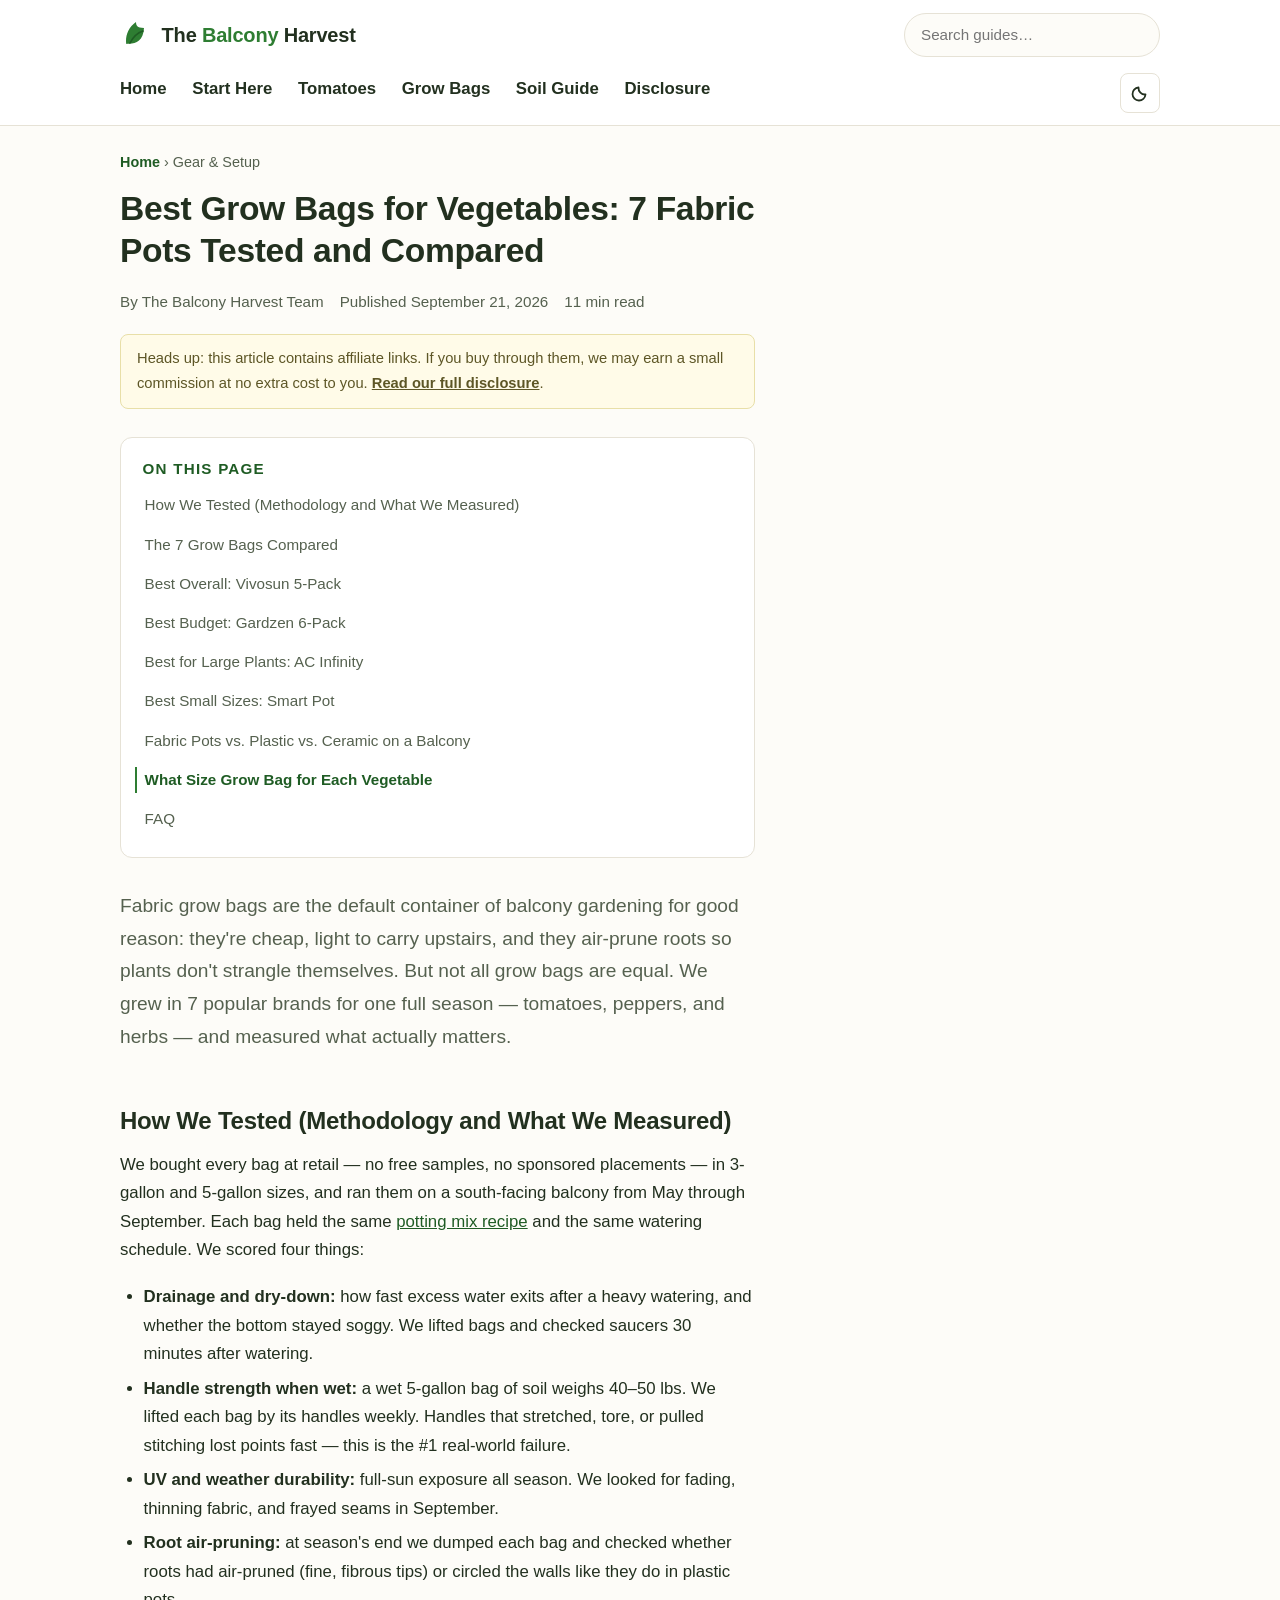
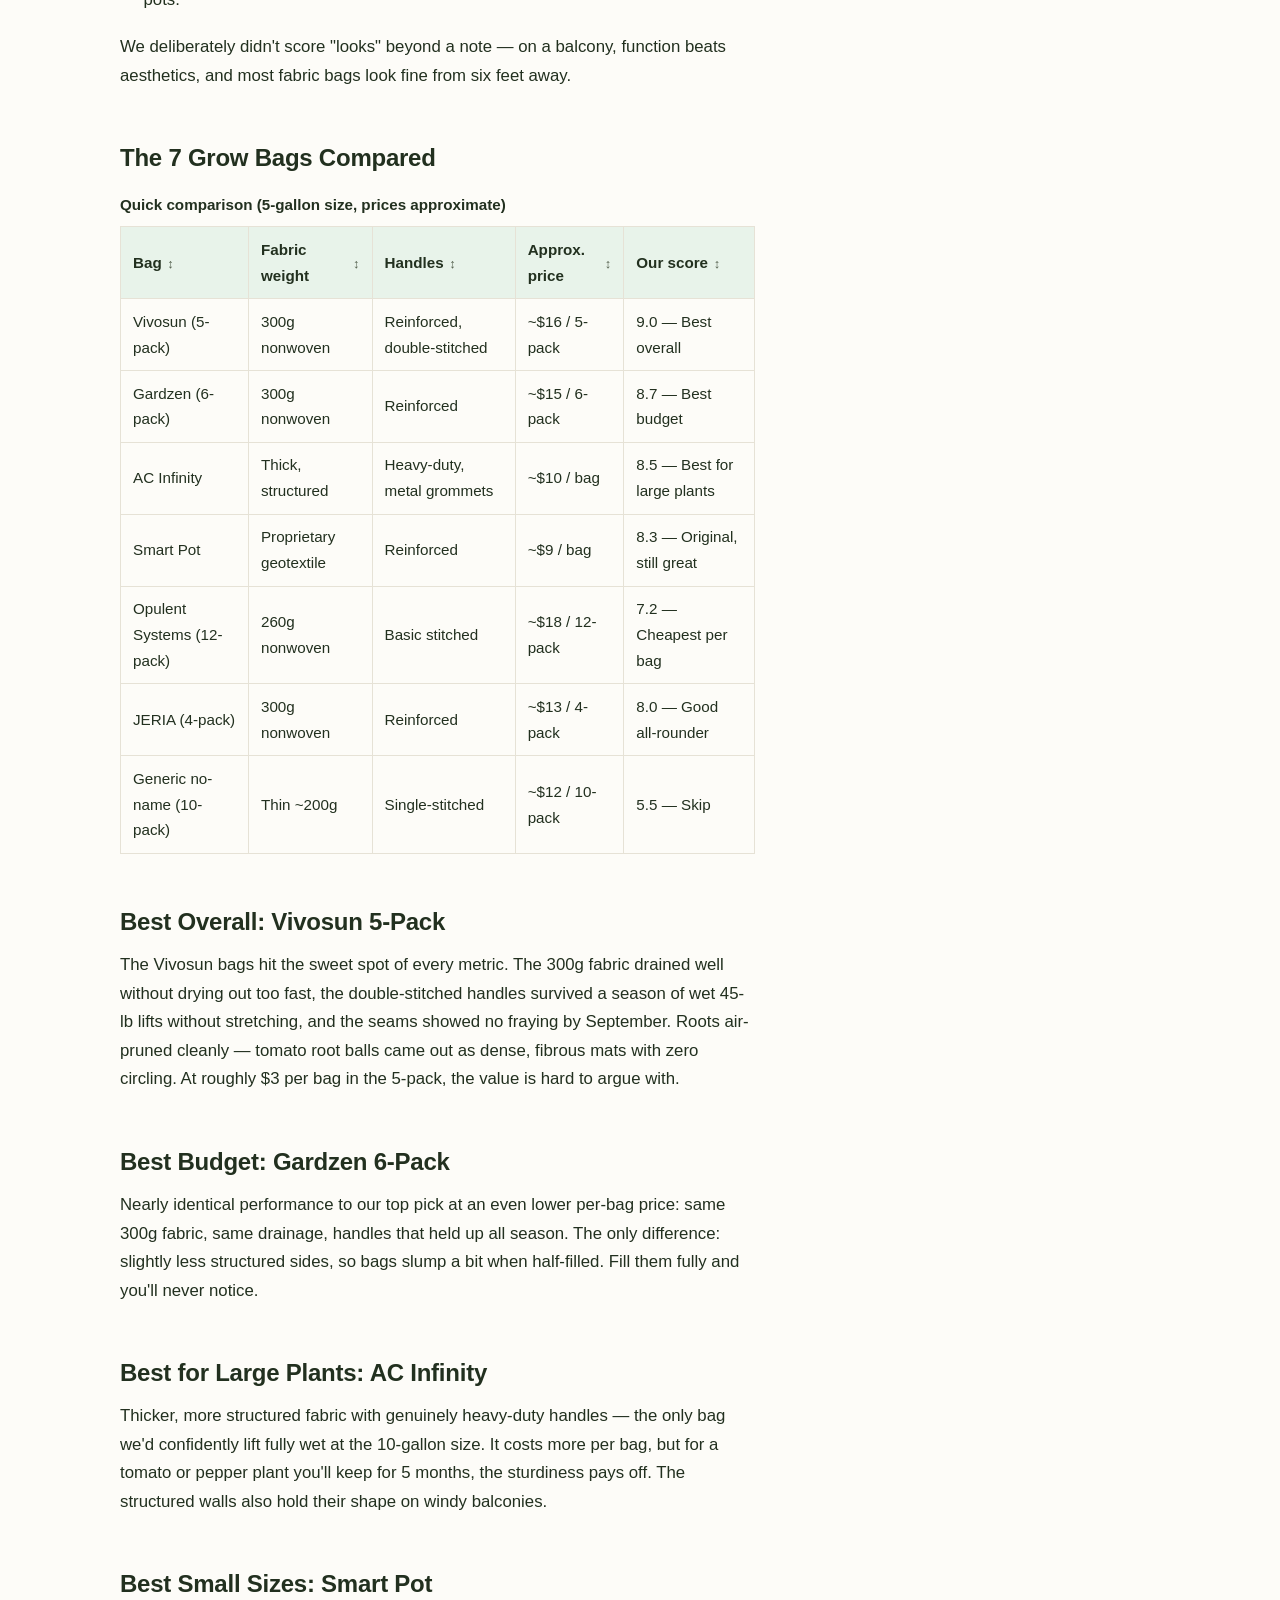
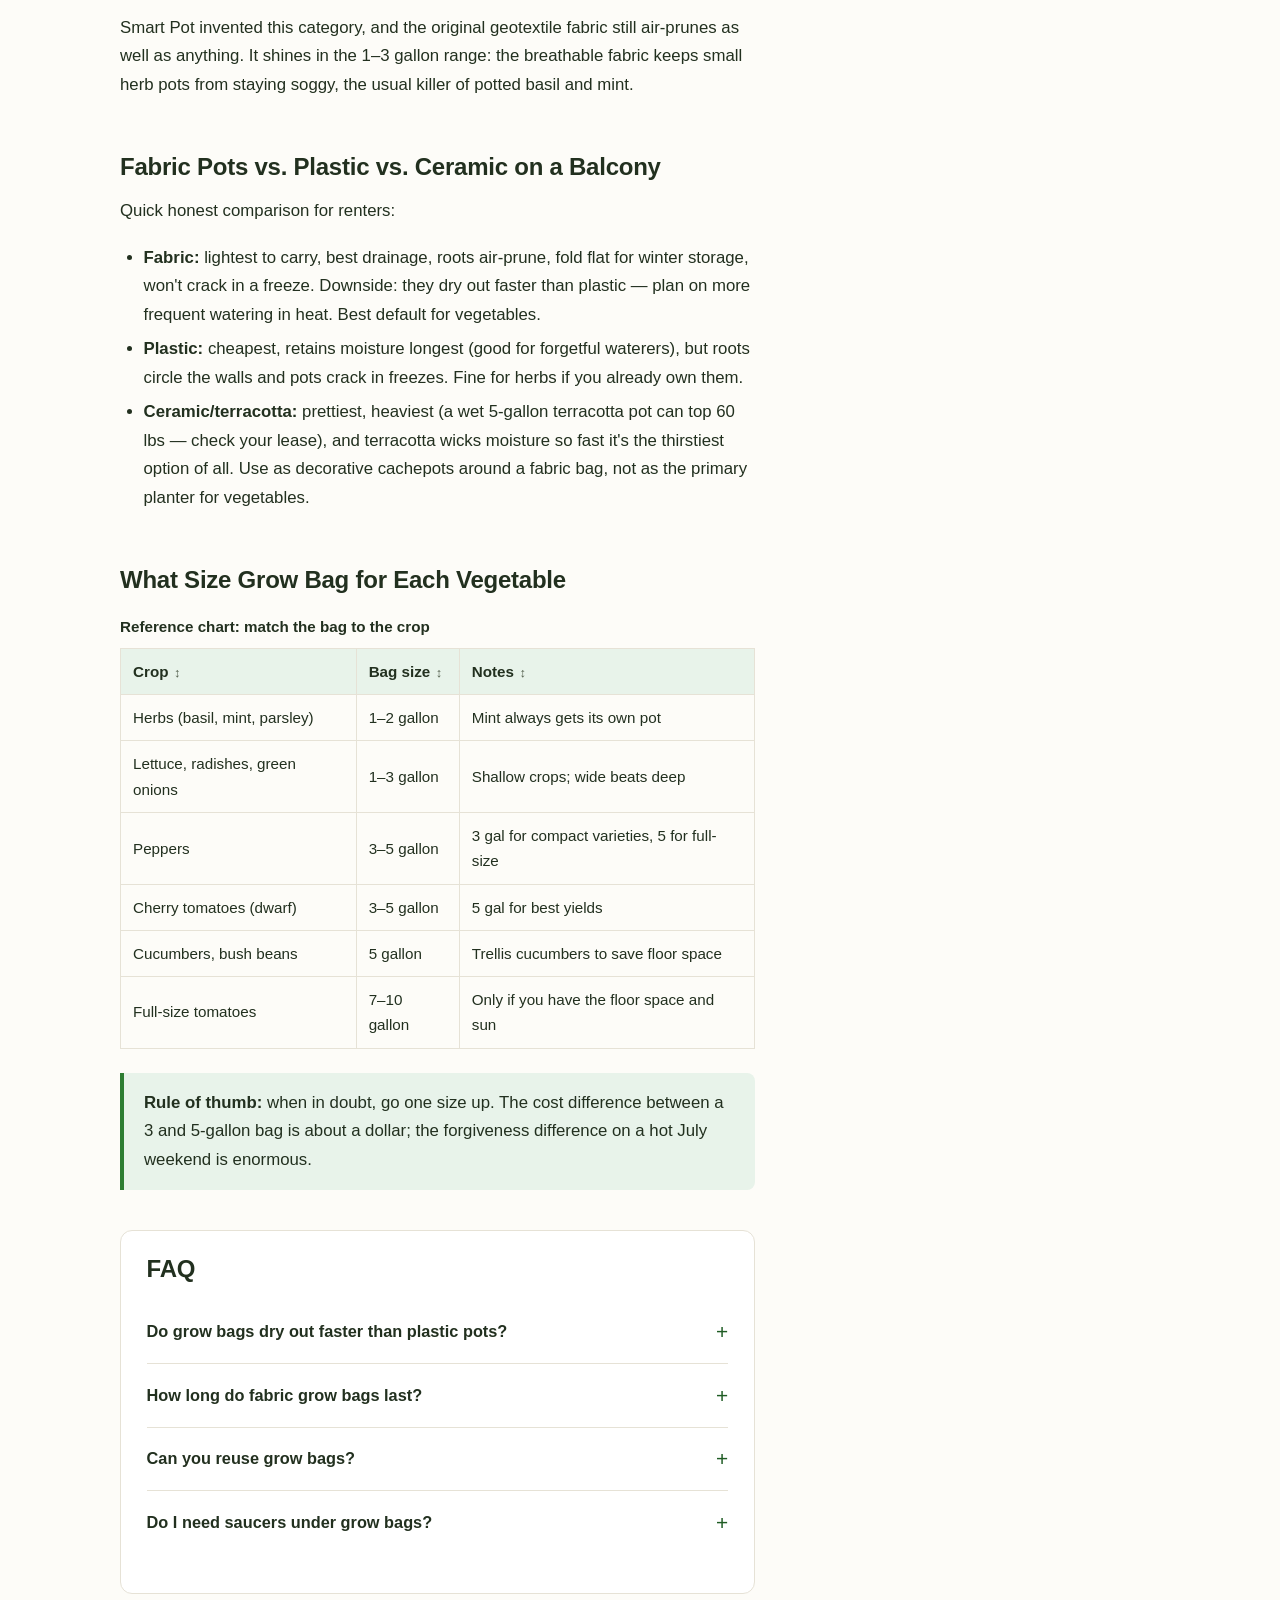
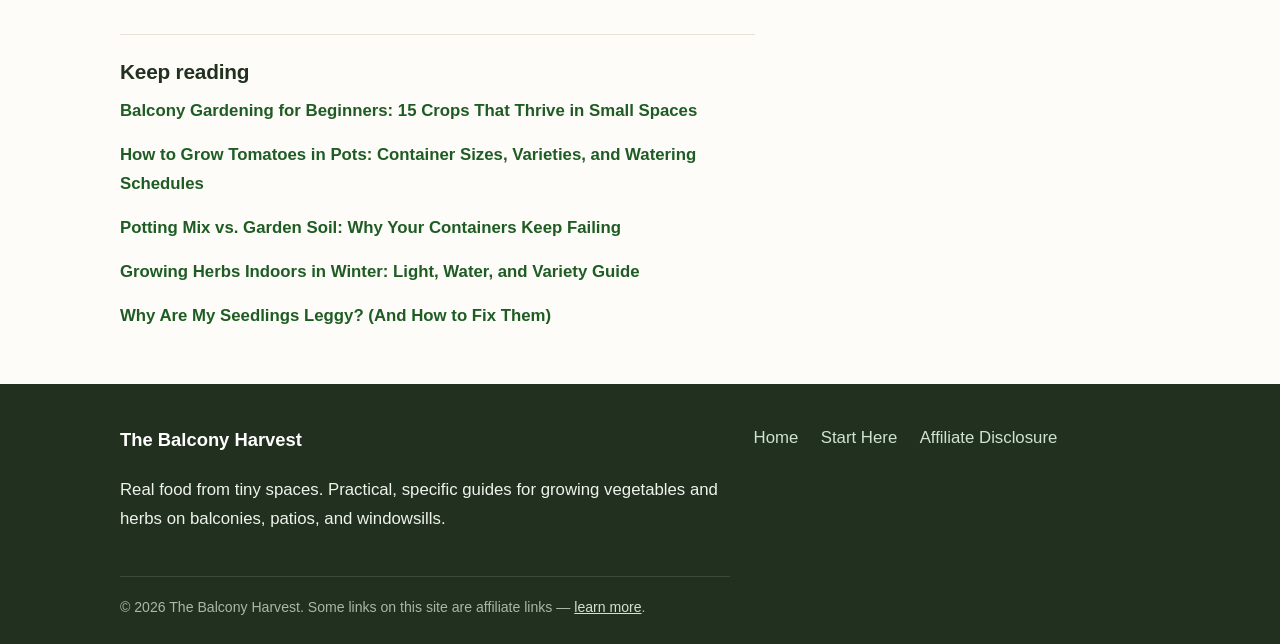
<file: articles/best-grow-bags-for-vegetables.html>
<!DOCTYPE html>
<html lang="en">
<head>
  <meta charset="utf-8">
  <meta name="viewport" content="width=device-width, initial-scale=1">
  <!-- MEDIVAVINE/JOURNEY: paste ad network script here -->
  <title>Best Grow Bags for Vegetables: 7 Fabric Pots Tested and Compared | The Balcony Harvest</title>
  <meta name="description" content="We tested 7 popular fabric grow bags over a full growing season on a balcony. Winners for tomatoes, herbs, and tight budgets — plus drainage, handle strength, and durability results.">
  <meta property="og:title" content="Best Grow Bags for Vegetables: 7 Fabric Pots Tested and Compared">
  <meta property="og:description" content="7 fabric grow bags tested over a full season: drainage, handle strength, UV durability, and winners by use case for balcony vegetable gardening.">
  <meta property="og:type" content="article">
  <link rel="canonical" href="https://thebalconyharvest.pages.dev/articles/best-grow-bags-for-vegetables.html">
  <meta property="og:url" content="https://thebalconyharvest.pages.dev/articles/best-grow-bags-for-vegetables.html">
  <link rel="stylesheet" href="../styles.css">
  <script>(function(){try{var t=localStorage.getItem('bh-theme');if(!t)t=window.matchMedia&&window.matchMedia('(prefers-color-scheme: dark)').matches?'dark':'light';if(t==='dark')document.documentElement.setAttribute('data-theme','dark');}catch(e){}})();</script>
</head>
<body>
  <a class="skip" href="#main">Skip to content</a>

  <header class="site-header">
    <div class="header-inner">
      <a class="brand" href="../index.html" aria-label="The Balcony Harvest home">
        <svg width="32" height="32" viewBox="0 0 32 32" role="img" aria-label="Leaf logo for The Balcony Harvest"><path d="M16 3C9 8 6 15 6 22c0 1 .1 2 .3 3 1-.2 2-.3 3-.3 7 0 14-3 14.7-15.7C17 9 16 6 16 3z" fill="#2e7d32"/><path d="M10 24c3-6 7-10 13-12" stroke="#1f5c24" stroke-width="1.6" fill="none" stroke-linecap="round"/></svg>
        <span class="brand-name">The <span>Balcony</span> Harvest</span>
      </a>
            <form class="site-search" id="site-search" role="search">
        <label class="visually-hidden" for="site-search-input">Search guides</label>
        <input type="search" id="site-search-input" placeholder="Search guides&hellip;" autocomplete="off"
               aria-expanded="false" aria-controls="site-search-results" aria-autocomplete="list" role="combobox">
        <ul class="search-results" id="site-search-results" role="listbox" aria-label="Search results" hidden></ul>
      </form>
      <button class="theme-toggle" id="theme-toggle" type="button" aria-pressed="false" aria-label="Toggle dark mode">
        <svg class="icon-moon" width="18" height="18" viewBox="0 0 18 18" aria-hidden="true"><path d="M14.5 10.5A6.5 6.5 0 0 1 7.5 3.5a6.5 6.5 0 1 0 7 7z" fill="none" stroke="currentColor" stroke-width="1.8" stroke-linejoin="round"/></svg>
        <svg class="icon-sun" width="18" height="18" viewBox="0 0 18 18" aria-hidden="true"><circle cx="9" cy="9" r="3.4" fill="none" stroke="currentColor" stroke-width="1.8"/><path d="M9 1.5v2M9 14.5v2M1.5 9h2M14.5 9h2M3.7 3.7l1.4 1.4M12.9 12.9l1.4 1.4M14.3 3.7l-1.4 1.4M5.1 12.9l-1.4 1.4" stroke="currentColor" stroke-width="1.8" stroke-linecap="round"/></svg>
      </button>
      <button class="nav-toggle" aria-expanded="false" aria-controls="mainnav" onclick="var n=document.getElementById('mainnav'),b=this;b.classList.toggle('open');n.classList.toggle('open');b.setAttribute('aria-expanded',n.classList.contains('open'))">
        <svg width="18" height="18" viewBox="0 0 18 18" aria-hidden="true"><path d="M2 4h14M2 9h14M2 14h14" stroke="currentColor" stroke-width="2" stroke-linecap="round"/></svg>
        Menu
      </button>
      <nav class="main-nav" id="mainnav" aria-label="Primary">
        <ul>
          <li><a href="../index.html">Home</a></li>
          <li><a href="balcony-gardening-for-beginners.html">Start Here</a></li>
          <li><a href="grow-tomatoes-in-pots.html">Tomatoes</a></li>
          <li><a href="best-grow-bags-for-vegetables.html">Grow Bags</a></li>
          <li><a href="potting-mix-vs-garden-soil.html">Soil Guide</a></li>
          <li><a href="../disclosure.html">Disclosure</a></li>
        </ul>
      </nav>
    </div>
  </header>

  <main id="main">
    <div class="wrap">
      <p class="breadcrumb"><a href="../index.html">Home</a> &rsaquo; Gear &amp; Setup</p>

      <article class="article-body">
        <h1>Best Grow Bags for Vegetables: 7 Fabric Pots Tested and Compared</h1>
        <p class="article-meta">
          <span>By The Balcony Harvest Team</span>
          <span>Published September 21, 2026</span>
          <span>11 min read</span>
        </p>
        <p class="affiliate-note">Heads up: this article contains affiliate links. If you buy through them, we may earn a small commission at no extra cost to you. <a href="../disclosure.html">Read our full disclosure</a>.</p>

        <p class="lede">Fabric grow bags are the default container of balcony gardening for good reason: they're cheap, light to carry upstairs, and they air-prune roots so plants don't strangle themselves. But not all grow bags are equal. We grew in 7 popular brands for one full season — tomatoes, peppers, and herbs — and measured what actually matters.</p>

        <h2>How We Tested (Methodology and What We Measured)</h2>
        <p>We bought every bag at retail — no free samples, no sponsored placements — in 3-gallon and 5-gallon sizes, and ran them on a south-facing balcony from May through September. Each bag held the same <a href="potting-mix-vs-garden-soil.html">potting mix recipe</a> and the same watering schedule. We scored four things:</p>
        <ul>
          <li><strong>Drainage and dry-down:</strong> how fast excess water exits after a heavy watering, and whether the bottom stayed soggy. We lifted bags and checked saucers 30 minutes after watering.</li>
          <li><strong>Handle strength when wet:</strong> a wet 5-gallon bag of soil weighs 40–50 lbs. We lifted each bag by its handles weekly. Handles that stretched, tore, or pulled stitching lost points fast — this is the #1 real-world failure.</li>
          <li><strong>UV and weather durability:</strong> full-sun exposure all season. We looked for fading, thinning fabric, and frayed seams in September.</li>
          <li><strong>Root air-pruning:</strong> at season's end we dumped each bag and checked whether roots had air-pruned (fine, fibrous tips) or circled the walls like they do in plastic pots.</li>
        </ul>
        <p>We deliberately didn't score "looks" beyond a note — on a balcony, function beats aesthetics, and most fabric bags look fine from six feet away.</p>

        <h2>The 7 Grow Bags Compared</h2>
        <table class="compare">
          <caption>Quick comparison (5-gallon size, prices approximate)</caption>
          <tr><th scope="col">Bag</th><th scope="col">Fabric weight</th><th scope="col">Handles</th><th scope="col">Approx. price</th><th scope="col">Our score</th></tr>
          <tr><td>Vivosun (5-pack)</td><td>300g nonwoven</td><td>Reinforced, double-stitched</td><td>~$16 / 5-pack</td><td>9.0 — Best overall</td></tr>
          <tr><td>Gardzen (6-pack)</td><td>300g nonwoven</td><td>Reinforced</td><td>~$15 / 6-pack</td><td>8.7 — Best budget</td></tr>
          <tr><td>AC Infinity</td><td>Thick, structured</td><td>Heavy-duty, metal grommets</td><td>~$10 / bag</td><td>8.5 — Best for large plants</td></tr>
          <tr><td>Smart Pot</td><td>Proprietary geotextile</td><td>Reinforced</td><td>~$9 / bag</td><td>8.3 — Original, still great</td></tr>
          <tr><td>Opulent Systems (12-pack)</td><td>260g nonwoven</td><td>Basic stitched</td><td>~$18 / 12-pack</td><td>7.2 — Cheapest per bag</td></tr>
          <tr><td>JERIA (4-pack)</td><td>300g nonwoven</td><td>Reinforced</td><td>~$13 / 4-pack</td><td>8.0 — Good all-rounder</td></tr>
          <tr><td>Generic no-name (10-pack)</td><td>Thin ~200g</td><td>Single-stitched</td><td>~$12 / 10-pack</td><td>5.5 — Skip</td></tr>
        </table>
        <!-- AFFILIATE: link each pick to its Amazon listing; add ShareASale links for garden brands that sell direct. -->

        <h2>Best Overall: Vivosun 5-Pack</h2>
        <p>The Vivosun bags hit the sweet spot of every metric. The 300g fabric drained well without drying out too fast, the double-stitched handles survived a season of wet 45-lb lifts without stretching, and the seams showed no fraying by September. Roots air-pruned cleanly — tomato root balls came out as dense, fibrous mats with zero circling. At roughly $3 per bag in the 5-pack, the value is hard to argue with.</p>

        <h2>Best Budget: Gardzen 6-Pack</h2>
        <p>Nearly identical performance to our top pick at an even lower per-bag price: same 300g fabric, same drainage, handles that held up all season. The only difference: slightly less structured sides, so bags slump a bit when half-filled. Fill them fully and you'll never notice.</p>

        <h2>Best for Large Plants: AC Infinity</h2>
        <p>Thicker, more structured fabric with genuinely heavy-duty handles — the only bag we'd confidently lift fully wet at the 10-gallon size. It costs more per bag, but for a tomato or pepper plant you'll keep for 5 months, the sturdiness pays off. The structured walls also hold their shape on windy balconies.</p>

        <h2>Best Small Sizes: Smart Pot</h2>
        <p>Smart Pot invented this category, and the original geotextile fabric still air-prunes as well as anything. It shines in the 1–3 gallon range: the breathable fabric keeps small herb pots from staying soggy, the usual killer of potted basil and mint.</p>

        <h2>Fabric Pots vs. Plastic vs. Ceramic on a Balcony</h2>
        <p>Quick honest comparison for renters:</p>
        <ul>
          <li><strong>Fabric:</strong> lightest to carry, best drainage, roots air-prune, fold flat for winter storage, won't crack in a freeze. Downside: they dry out faster than plastic — plan on more frequent watering in heat. Best default for vegetables.</li>
          <li><strong>Plastic:</strong> cheapest, retains moisture longest (good for forgetful waterers), but roots circle the walls and pots crack in freezes. Fine for herbs if you already own them.</li>
          <li><strong>Ceramic/terracotta:</strong> prettiest, heaviest (a wet 5-gallon terracotta pot can top 60 lbs — check your lease), and terracotta wicks moisture so fast it's the thirstiest option of all. Use as decorative cachepots around a fabric bag, not as the primary planter for vegetables.</li>
        </ul>

        <h2>What Size Grow Bag for Each Vegetable</h2>
        <table class="compare">
          <caption>Reference chart: match the bag to the crop</caption>
          <tr><th scope="col">Crop</th><th scope="col">Bag size</th><th scope="col">Notes</th></tr>
          <tr><td>Herbs (basil, mint, parsley)</td><td>1–2 gallon</td><td>Mint always gets its own pot</td></tr>
          <tr><td>Lettuce, radishes, green onions</td><td>1–3 gallon</td><td>Shallow crops; wide beats deep</td></tr>
          <tr><td>Peppers</td><td>3–5 gallon</td><td>3 gal for compact varieties, 5 for full-size</td></tr>
          <tr><td>Cherry tomatoes (dwarf)</td><td>3–5 gallon</td><td>5 gal for best yields</td></tr>
          <tr><td>Cucumbers, bush beans</td><td>5 gallon</td><td>Trellis cucumbers to save floor space</td></tr>
          <tr><td>Full-size tomatoes</td><td>7–10 gallon</td><td>Only if you have the floor space and sun</td></tr>
        </table>
        <div class="callout"><strong>Rule of thumb:</strong> when in doubt, go one size up. The cost difference between a 3 and 5-gallon bag is about a dollar; the forgiveness difference on a hot July weekend is enormous.</div>

        <div class="faq">
          <h2>FAQ</h2>
          <dl>
            <dt>Do grow bags dry out faster than plastic pots?</dt>
            <dd>Yes — the breathable fabric evaporates moisture from all sides, so expect to water roughly 20–30% more often in summer heat. Mulching the surface and grouping pots together cuts the difference. The tradeoff is worth it: that same breathability is what prevents root rot and soggy bottoms.</dd>
            <dt>How long do fabric grow bags last?</dt>
            <dd>Expect 3–5 seasons from a quality 300g bag with basic care. UV is the main enemy — storing them dry indoors over winter roughly doubles their life. The ultra-cheap thin bags often don't survive a second season.</dd>
            <dt>Can you reuse grow bags?</dt>
            <dd>Yes. At season's end, dump the soil, shake the bag out, and let it dry fully. A quick scrub with a stiff brush removes salt crust. Don't machine-wash them — it breaks down the nonwoven fibers. Refresh the soil mix each spring rather than reusing it straight.</dd>
            <dt>Do I need saucers under grow bags?</dt>
            <dd>On a balcony, absolutely — water drains freely from every side, and your downstairs neighbor will notice. Use rigid saucers slightly wider than the bag; flexible ones buckle under 40+ lbs.</dd>
          </dl>
        </div>

        <section class="keep-reading" aria-label="Keep reading">
          <h2>Keep reading</h2>
          <ul>
            <li><a href="balcony-gardening-for-beginners.html">Balcony Gardening for Beginners: 15 Crops That Thrive in Small Spaces</a></li>
            <li><a href="grow-tomatoes-in-pots.html">How to Grow Tomatoes in Pots: Container Sizes, Varieties, and Watering Schedules</a></li>
            <li><a href="potting-mix-vs-garden-soil.html">Potting Mix vs. Garden Soil: Why Your Containers Keep Failing</a></li>
            <li><a href="growing-herbs-indoors-in-winter.html">Growing Herbs Indoors in Winter: Light, Water, and Variety Guide</a></li>
            <li><a href="leggy-seedlings.html">Why Are My Seedlings Leggy? (And How to Fix Them)</a></li>
          </ul>
        </section>
      </article>
    </div>
  </main>

  <footer class="site-footer">
    <div class="footer-inner">
      <div>
        <p class="footer-brand">The Balcony Harvest</p>
        <p>Real food from tiny spaces. Practical, specific guides for growing vegetables and herbs on balconies, patios, and windowsills.</p>
      </div>
      <nav class="footer-nav" aria-label="Footer">
        <ul>
          <li><a href="../index.html">Home</a></li>
          <li><a href="balcony-gardening-for-beginners.html">Start Here</a></li>
          <li><a href="../disclosure.html">Affiliate Disclosure</a></li>
        </ul>
      </nav>
      <p class="footer-small">© 2026 The Balcony Harvest. Some links on this site are affiliate links — <a href="../disclosure.html">learn more</a>.</p>
    </div>
  </footer>
  <script src="../assets/site.js" defer></script>
</body>
</html>
</file>
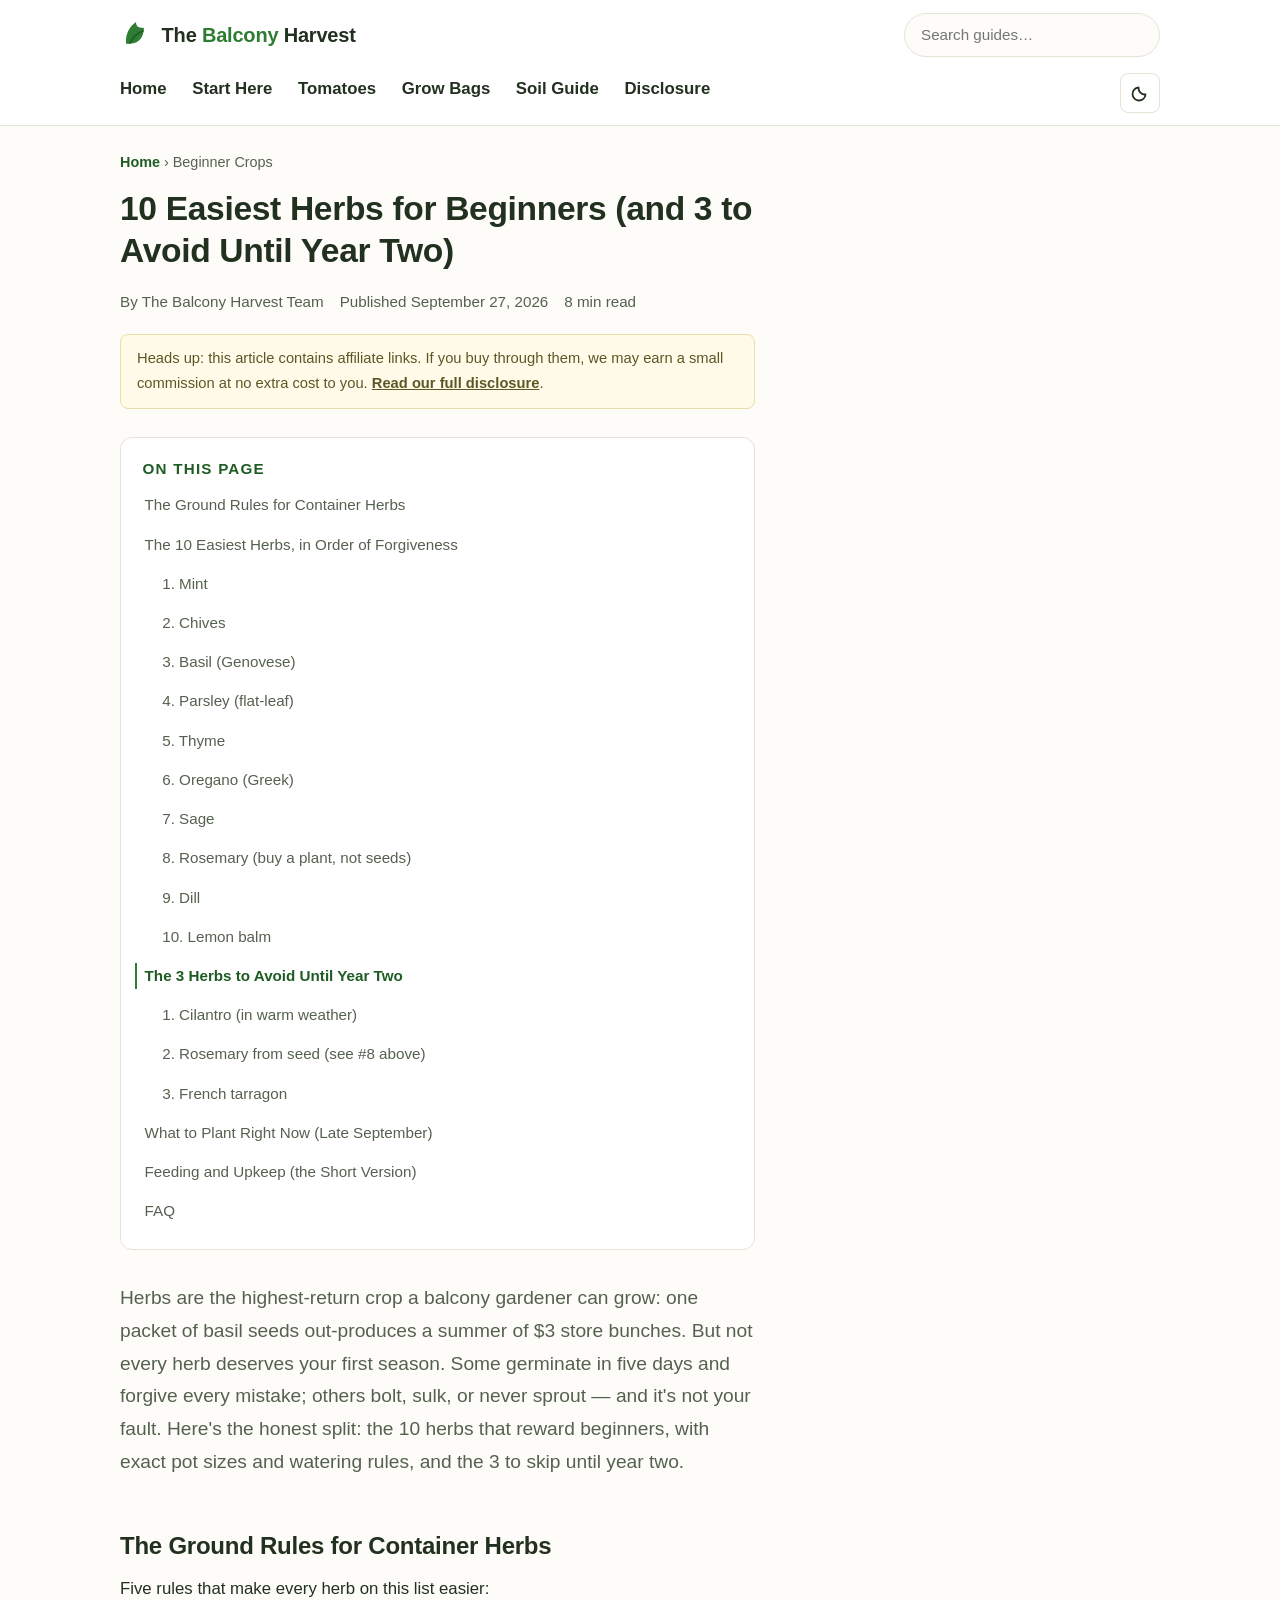
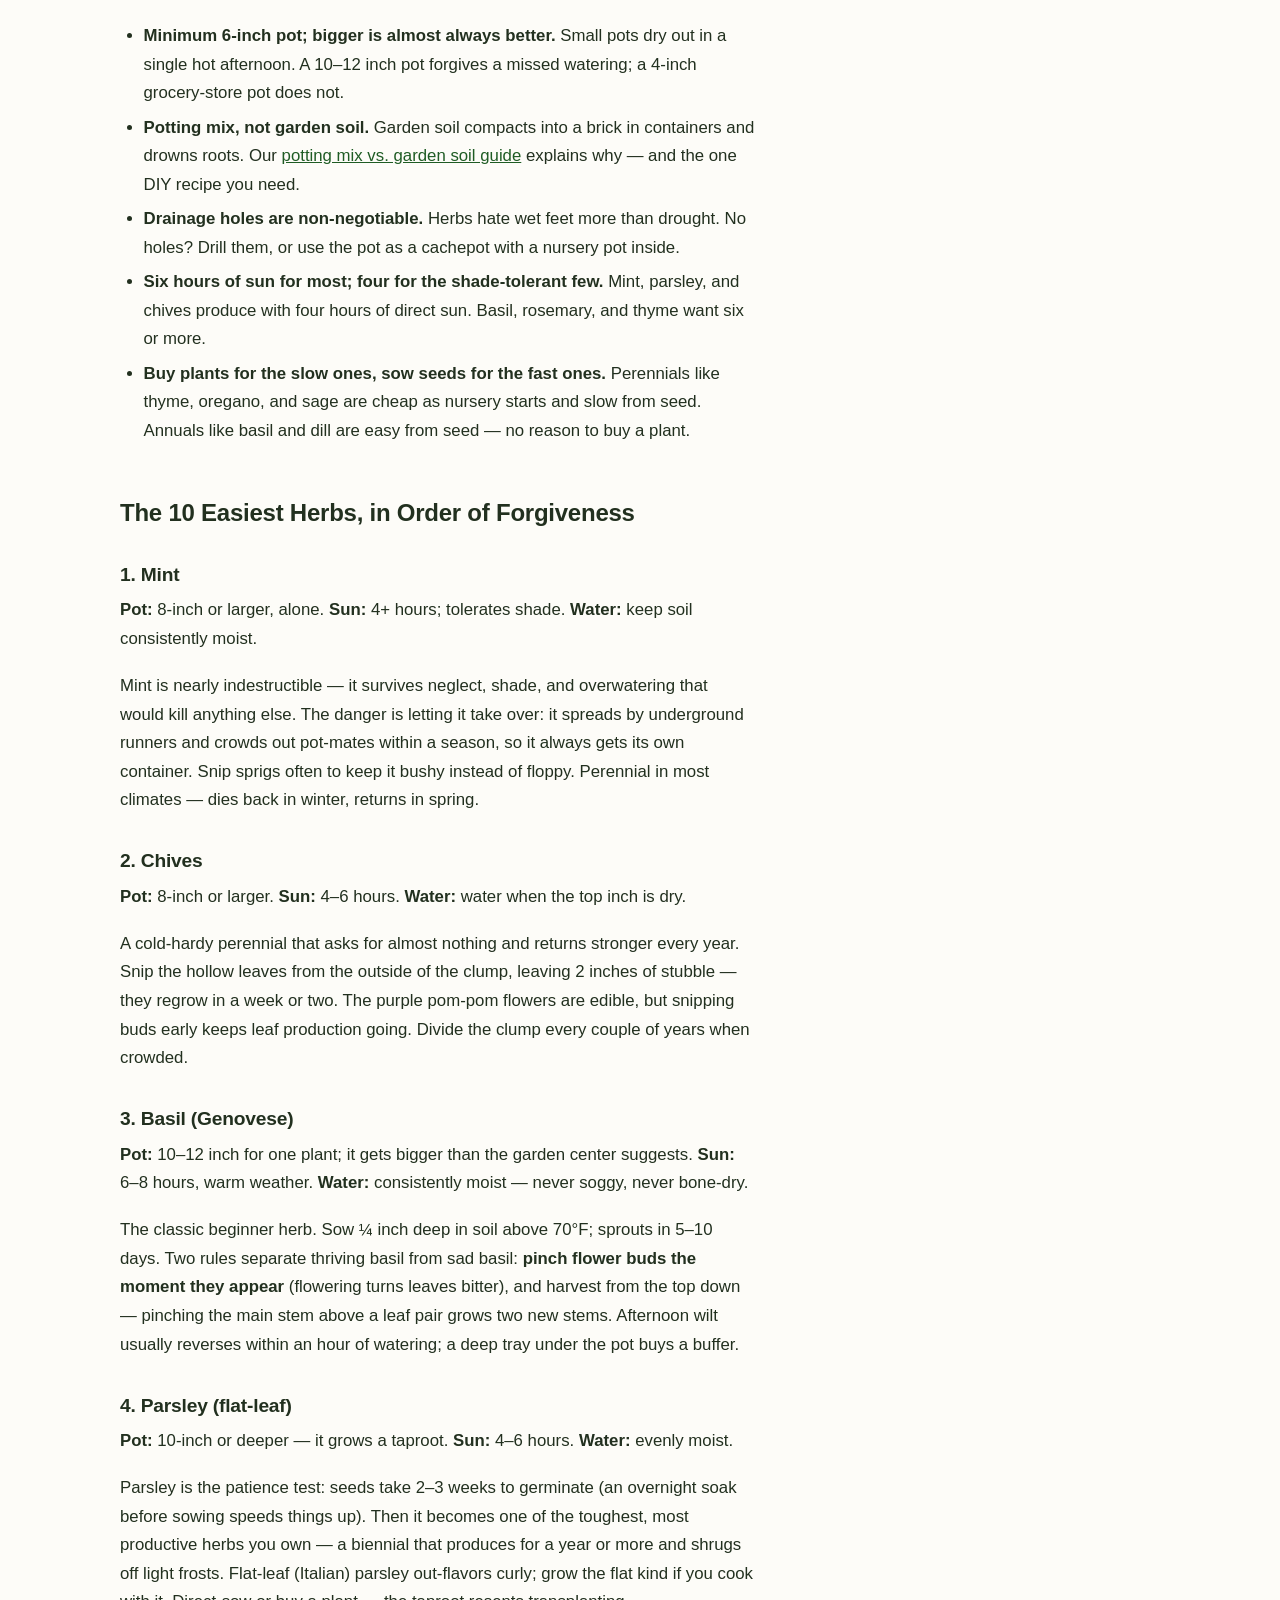
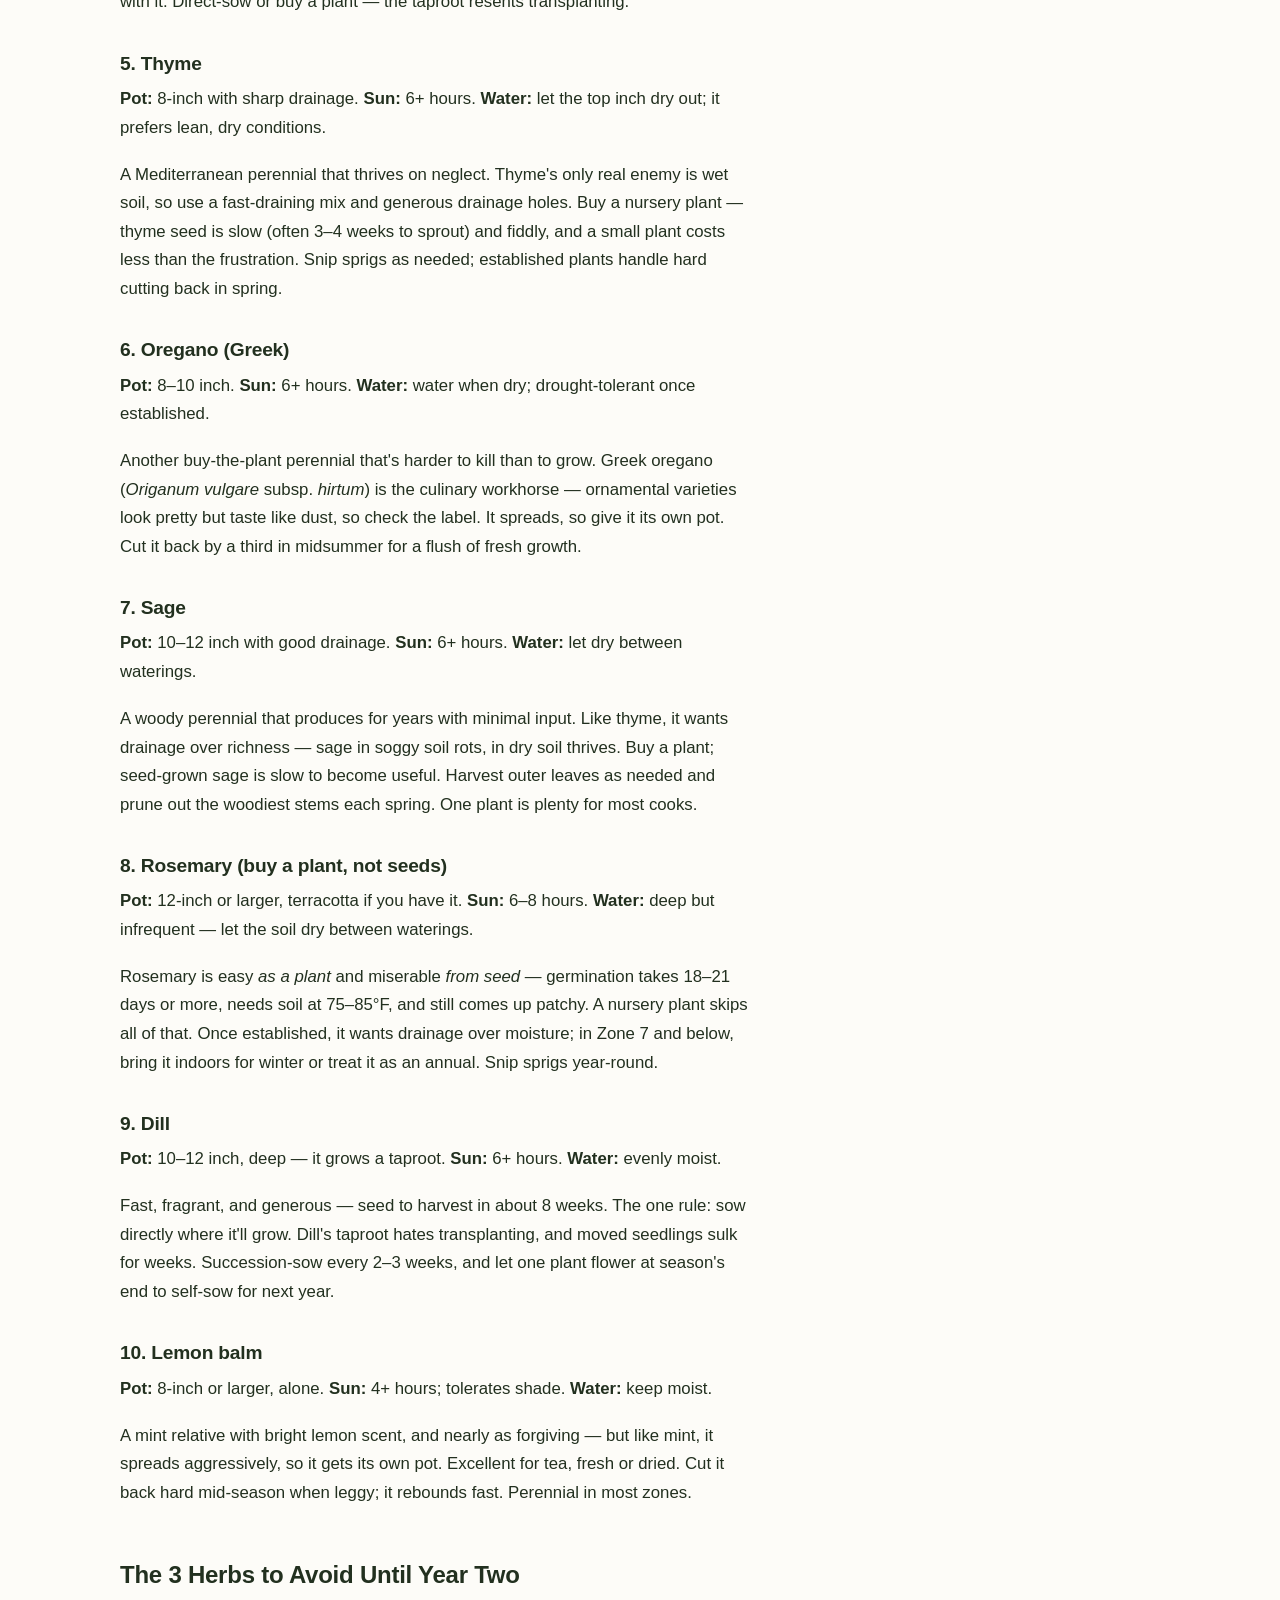
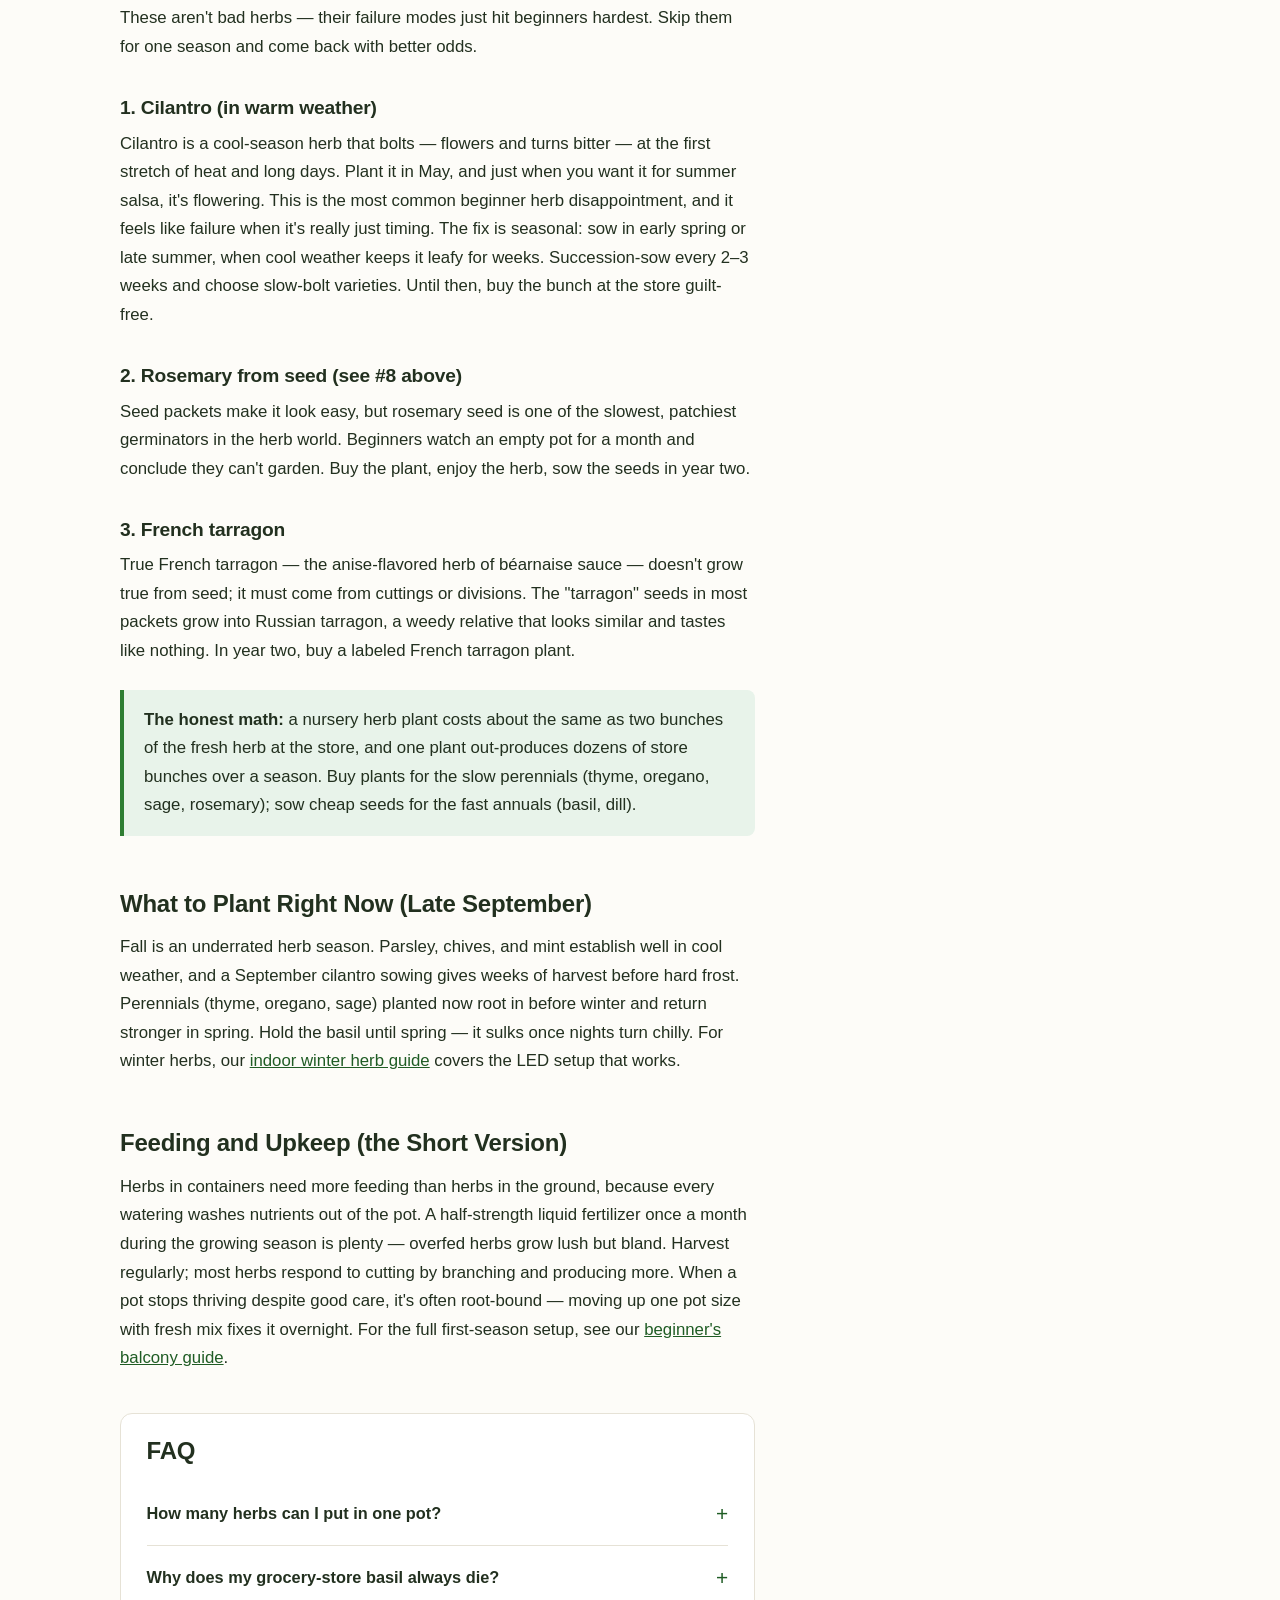
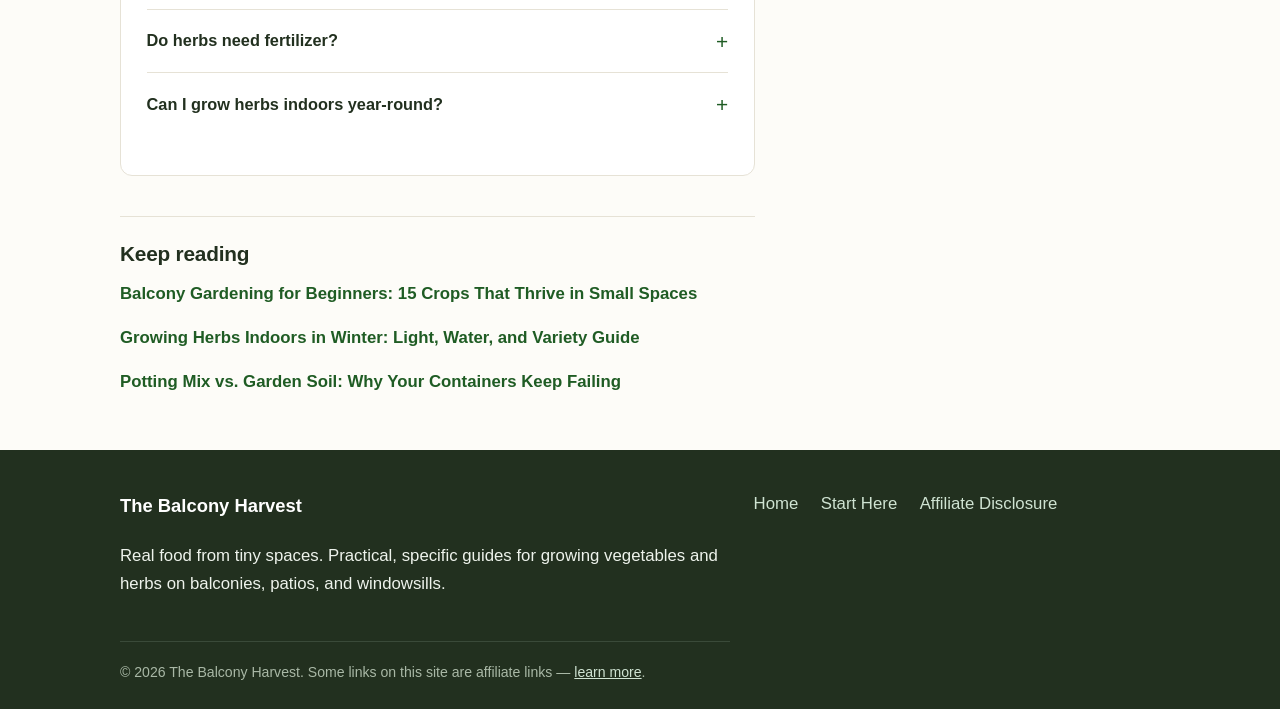
<file: articles/easiest-herbs-for-beginners.html>
<!DOCTYPE html>
<html lang="en">
<head>
  <meta charset="utf-8">
  <meta name="viewport" content="width=device-width, initial-scale=1">
  <!-- MEDIVAVINE/JOURNEY: paste ad network script here -->
  <title>10 Easiest Herbs for Beginners (2026 Container Guide) | The Balcony Harvest</title>
  <meta name="description" content="The 10 most forgiving herbs to grow in containers — exact pot sizes, sun needs, and harvest timing — plus 3 frustrating herbs to avoid until year two.">
  <meta property="og:title" content="10 Easiest Herbs for Beginners (and 3 to Avoid Until Year Two)">
  <meta property="og:description" content="The 10 most forgiving container herbs — exact pot sizes, sun needs, and harvest tips — plus the 3 herbs that frustrate every beginner.">
  <meta property="og:type" content="article">
  <link rel="canonical" href="https://thebalconyharvest.pages.dev/articles/easiest-herbs-for-beginners.html">
  <meta property="og:url" content="https://thebalconyharvest.pages.dev/articles/easiest-herbs-for-beginners.html">
  <link rel="stylesheet" href="../styles.css">
  <script>(function(){try{var t=localStorage.getItem('bh-theme');if(!t)t=window.matchMedia&&window.matchMedia('(prefers-color-scheme: dark)').matches?'dark':'light';if(t==='dark')document.documentElement.setAttribute('data-theme','dark');}catch(e){}})();</script>
</head>
<body>
  <a class="skip" href="#main">Skip to content</a>

  <header class="site-header">
    <div class="header-inner">
      <a class="brand" href="../index.html" aria-label="The Balcony Harvest home">
        <svg width="32" height="32" viewBox="0 0 32 32" role="img" aria-label="Leaf logo for The Balcony Harvest"><path d="M16 3C9 8 6 15 6 22c0 1 .1 2 .3 3 1-.2 2-.3 3-.3 7 0 14-3 14.7-15.7C17 9 16 6 16 3z" fill="#2e7d32"/><path d="M10 24c3-6 7-10 13-12" stroke="#1f5c24" stroke-width="1.6" fill="none" stroke-linecap="round"/></svg>
        <span class="brand-name">The <span>Balcony</span> Harvest</span>
      </a>
            <form class="site-search" id="site-search" role="search">
        <label class="visually-hidden" for="site-search-input">Search guides</label>
        <input type="search" id="site-search-input" placeholder="Search guides&hellip;" autocomplete="off"
               aria-expanded="false" aria-controls="site-search-results" aria-autocomplete="list" role="combobox">
        <ul class="search-results" id="site-search-results" role="listbox" aria-label="Search results" hidden></ul>
      </form>
      <button class="theme-toggle" id="theme-toggle" type="button" aria-pressed="false" aria-label="Toggle dark mode">
        <svg class="icon-moon" width="18" height="18" viewBox="0 0 18 18" aria-hidden="true"><path d="M14.5 10.5A6.5 6.5 0 0 1 7.5 3.5a6.5 6.5 0 1 0 7 7z" fill="none" stroke="currentColor" stroke-width="1.8" stroke-linejoin="round"/></svg>
        <svg class="icon-sun" width="18" height="18" viewBox="0 0 18 18" aria-hidden="true"><circle cx="9" cy="9" r="3.4" fill="none" stroke="currentColor" stroke-width="1.8"/><path d="M9 1.5v2M9 14.5v2M1.5 9h2M14.5 9h2M3.7 3.7l1.4 1.4M12.9 12.9l1.4 1.4M14.3 3.7l-1.4 1.4M5.1 12.9l-1.4 1.4" stroke="currentColor" stroke-width="1.8" stroke-linecap="round"/></svg>
      </button>
      <button class="nav-toggle" aria-expanded="false" aria-controls="mainnav" onclick="var n=document.getElementById('mainnav'),b=this;b.classList.toggle('open');n.classList.toggle('open');b.setAttribute('aria-expanded',n.classList.contains('open'))">
        <svg width="18" height="18" viewBox="0 0 18 18" aria-hidden="true"><path d="M2 4h14M2 9h14M2 14h14" stroke="currentColor" stroke-width="2" stroke-linecap="round"/></svg>
        Menu
      </button>
      <nav class="main-nav" id="mainnav" aria-label="Primary">
        <ul>
          <li><a href="../index.html">Home</a></li>
          <li><a href="balcony-gardening-for-beginners.html">Start Here</a></li>
          <li><a href="grow-tomatoes-in-pots.html">Tomatoes</a></li>
          <li><a href="best-grow-bags-for-vegetables.html">Grow Bags</a></li>
          <li><a href="potting-mix-vs-garden-soil.html">Soil Guide</a></li>
          <li><a href="../disclosure.html">Disclosure</a></li>
        </ul>
      </nav>
    </div>
  </header>

  <main id="main">
    <div class="wrap">
      <p class="breadcrumb"><a href="../index.html">Home</a> &rsaquo; Beginner Crops</p>

      <article class="article-body">
        <h1>10 Easiest Herbs for Beginners (and 3 to Avoid Until Year Two)</h1>
        <p class="article-meta">
          <span>By The Balcony Harvest Team</span>
          <span>Published September 27, 2026</span>
          <span>8 min read</span>
        </p>
        <p class="affiliate-note">Heads up: this article contains affiliate links. If you buy through them, we may earn a small commission at no extra cost to you. <a href="../disclosure.html">Read our full disclosure</a>.</p>

        <p class="lede">Herbs are the highest-return crop a balcony gardener can grow: one packet of basil seeds out-produces a summer of $3 store bunches. But not every herb deserves your first season. Some germinate in five days and forgive every mistake; others bolt, sulk, or never sprout — and it's not your fault. Here's the honest split: the 10 herbs that reward beginners, with exact pot sizes and watering rules, and the 3 to skip until year two.</p>

        <h2>The Ground Rules for Container Herbs</h2>
        <p>Five rules that make every herb on this list easier:</p>
        <ul>
          <li><strong>Minimum 6-inch pot; bigger is almost always better.</strong> Small pots dry out in a single hot afternoon. A 10–12 inch pot forgives a missed watering; a 4-inch grocery-store pot does not.</li>
          <li><strong>Potting mix, not garden soil.</strong> Garden soil compacts into a brick in containers and drowns roots. Our <a href="potting-mix-vs-garden-soil.html">potting mix vs. garden soil guide</a> explains why — and the one DIY recipe you need.</li>
          <li><strong>Drainage holes are non-negotiable.</strong> Herbs hate wet feet more than drought. No holes? Drill them, or use the pot as a cachepot with a nursery pot inside.</li>
          <li><strong>Six hours of sun for most; four for the shade-tolerant few.</strong> Mint, parsley, and chives produce with four hours of direct sun. Basil, rosemary, and thyme want six or more.</li>
          <li><strong>Buy plants for the slow ones, sow seeds for the fast ones.</strong> Perennials like thyme, oregano, and sage are cheap as nursery starts and slow from seed. Annuals like basil and dill are easy from seed — no reason to buy a plant.</li>
        </ul>

        <h2>The 10 Easiest Herbs, in Order of Forgiveness</h2>

        <h3>1. Mint</h3>
        <p><strong>Pot:</strong> 8-inch or larger, alone. <strong>Sun:</strong> 4+ hours; tolerates shade. <strong>Water:</strong> keep soil consistently moist.</p>
        <p>Mint is nearly indestructible — it survives neglect, shade, and overwatering that would kill anything else. The danger is letting it take over: it spreads by underground runners and crowds out pot-mates within a season, so it always gets its own container. Snip sprigs often to keep it bushy instead of floppy. Perennial in most climates — dies back in winter, returns in spring.</p>

        <h3>2. Chives</h3>
        <p><strong>Pot:</strong> 8-inch or larger. <strong>Sun:</strong> 4–6 hours. <strong>Water:</strong> water when the top inch is dry.</p>
        <p>A cold-hardy perennial that asks for almost nothing and returns stronger every year. Snip the hollow leaves from the outside of the clump, leaving 2 inches of stubble — they regrow in a week or two. The purple pom-pom flowers are edible, but snipping buds early keeps leaf production going. Divide the clump every couple of years when crowded.</p>

        <h3>3. Basil (Genovese)</h3>
        <p><strong>Pot:</strong> 10–12 inch for one plant; it gets bigger than the garden center suggests. <strong>Sun:</strong> 6–8 hours, warm weather. <strong>Water:</strong> consistently moist — never soggy, never bone-dry.</p>
        <p>The classic beginner herb. Sow ¼ inch deep in soil above 70°F; sprouts in 5–10 days. Two rules separate thriving basil from sad basil: <strong>pinch flower buds the moment they appear</strong> (flowering turns leaves bitter), and harvest from the top down — pinching the main stem above a leaf pair grows two new stems. Afternoon wilt usually reverses within an hour of watering; a deep tray under the pot buys a buffer.</p>

        <h3>4. Parsley (flat-leaf)</h3>
        <p><strong>Pot:</strong> 10-inch or deeper — it grows a taproot. <strong>Sun:</strong> 4–6 hours. <strong>Water:</strong> evenly moist.</p>
        <p>Parsley is the patience test: seeds take 2–3 weeks to germinate (an overnight soak before sowing speeds things up). Then it becomes one of the toughest, most productive herbs you own — a biennial that produces for a year or more and shrugs off light frosts. Flat-leaf (Italian) parsley out-flavors curly; grow the flat kind if you cook with it. Direct-sow or buy a plant — the taproot resents transplanting.</p>

        <h3>5. Thyme</h3>
        <p><strong>Pot:</strong> 8-inch with sharp drainage. <strong>Sun:</strong> 6+ hours. <strong>Water:</strong> let the top inch dry out; it prefers lean, dry conditions.</p>
        <p>A Mediterranean perennial that thrives on neglect. Thyme's only real enemy is wet soil, so use a fast-draining mix and generous drainage holes. Buy a nursery plant — thyme seed is slow (often 3–4 weeks to sprout) and fiddly, and a small plant costs less than the frustration. Snip sprigs as needed; established plants handle hard cutting back in spring.</p>

        <h3>6. Oregano (Greek)</h3>
        <p><strong>Pot:</strong> 8–10 inch. <strong>Sun:</strong> 6+ hours. <strong>Water:</strong> water when dry; drought-tolerant once established.</p>
        <p>Another buy-the-plant perennial that's harder to kill than to grow. Greek oregano (<em>Origanum vulgare</em> subsp. <em>hirtum</em>) is the culinary workhorse — ornamental varieties look pretty but taste like dust, so check the label. It spreads, so give it its own pot. Cut it back by a third in midsummer for a flush of fresh growth.</p>

        <h3>7. Sage</h3>
        <p><strong>Pot:</strong> 10–12 inch with good drainage. <strong>Sun:</strong> 6+ hours. <strong>Water:</strong> let dry between waterings.</p>
        <p>A woody perennial that produces for years with minimal input. Like thyme, it wants drainage over richness — sage in soggy soil rots, in dry soil thrives. Buy a plant; seed-grown sage is slow to become useful. Harvest outer leaves as needed and prune out the woodiest stems each spring. One plant is plenty for most cooks.</p>

        <h3>8. Rosemary (buy a plant, not seeds)</h3>
        <p><strong>Pot:</strong> 12-inch or larger, terracotta if you have it. <strong>Sun:</strong> 6–8 hours. <strong>Water:</strong> deep but infrequent — let the soil dry between waterings.</p>
        <p>Rosemary is easy <em>as a plant</em> and miserable <em>from seed</em> — germination takes 18–21 days or more, needs soil at 75–85°F, and still comes up patchy. A nursery plant skips all of that. Once established, it wants drainage over moisture; in Zone 7 and below, bring it indoors for winter or treat it as an annual. Snip sprigs year-round.</p>

        <h3>9. Dill</h3>
        <p><strong>Pot:</strong> 10–12 inch, deep — it grows a taproot. <strong>Sun:</strong> 6+ hours. <strong>Water:</strong> evenly moist.</p>
        <p>Fast, fragrant, and generous — seed to harvest in about 8 weeks. The one rule: sow directly where it'll grow. Dill's taproot hates transplanting, and moved seedlings sulk for weeks. Succession-sow every 2–3 weeks, and let one plant flower at season's end to self-sow for next year.</p>

        <h3>10. Lemon balm</h3>
        <p><strong>Pot:</strong> 8-inch or larger, alone. <strong>Sun:</strong> 4+ hours; tolerates shade. <strong>Water:</strong> keep moist.</p>
        <p>A mint relative with bright lemon scent, and nearly as forgiving — but like mint, it spreads aggressively, so it gets its own pot. Excellent for tea, fresh or dried. Cut it back hard mid-season when leggy; it rebounds fast. Perennial in most zones.</p>

        <h2>The 3 Herbs to Avoid Until Year Two</h2>
        <p>These aren't bad herbs — their failure modes just hit beginners hardest. Skip them for one season and come back with better odds.</p>

        <h3>1. Cilantro (in warm weather)</h3>
        <p>Cilantro is a cool-season herb that bolts — flowers and turns bitter — at the first stretch of heat and long days. Plant it in May, and just when you want it for summer salsa, it's flowering. This is the most common beginner herb disappointment, and it feels like failure when it's really just timing. The fix is seasonal: sow in early spring or late summer, when cool weather keeps it leafy for weeks. Succession-sow every 2–3 weeks and choose slow-bolt varieties. Until then, buy the bunch at the store guilt-free.</p>

        <h3>2. Rosemary from seed (see #8 above)</h3>
        <p>Seed packets make it look easy, but rosemary seed is one of the slowest, patchiest germinators in the herb world. Beginners watch an empty pot for a month and conclude they can't garden. Buy the plant, enjoy the herb, sow the seeds in year two.</p>

        <h3>3. French tarragon</h3>
        <p>True French tarragon — the anise-flavored herb of béarnaise sauce — doesn't grow true from seed; it must come from cuttings or divisions. The "tarragon" seeds in most packets grow into Russian tarragon, a weedy relative that looks similar and tastes like nothing. In year two, buy a labeled French tarragon plant.</p>

        <div class="callout"><strong>The honest math:</strong> a nursery herb plant costs about the same as two bunches of the fresh herb at the store, and one plant out-produces dozens of store bunches over a season. Buy plants for the slow perennials (thyme, oregano, sage, rosemary); sow cheap seeds for the fast annuals (basil, dill).</div>

        <h2>What to Plant Right Now (Late September)</h2>
        <p>Fall is an underrated herb season. Parsley, chives, and mint establish well in cool weather, and a September cilantro sowing gives weeks of harvest before hard frost. Perennials (thyme, oregano, sage) planted now root in before winter and return stronger in spring. Hold the basil until spring — it sulks once nights turn chilly. For winter herbs, our <a href="growing-herbs-indoors-in-winter.html">indoor winter herb guide</a> covers the LED setup that works.</p>
        <!-- AFFILIATE: LED grow light for indoor herbs, 10-inch pots with drainage, organic potting mix. -->

        <h2>Feeding and Upkeep (the Short Version)</h2>
        <p>Herbs in containers need more feeding than herbs in the ground, because every watering washes nutrients out of the pot. A half-strength liquid fertilizer once a month during the growing season is plenty — overfed herbs grow lush but bland. Harvest regularly; most herbs respond to cutting by branching and producing more. When a pot stops thriving despite good care, it's often root-bound — moving up one pot size with fresh mix fixes it overnight. For the full first-season setup, see our <a href="balcony-gardening-for-beginners.html">beginner's balcony guide</a>.</p>

        <div class="faq">
          <h2>FAQ</h2>
          <dl>
            <dt>How many herbs can I put in one pot?</dt>
            <dd>Group by water needs: basil, parsley, and chives share a 12-inch pot; thyme, oregano, and sage share a drier one. Keep mint and lemon balm alone — they crowd out everything else. Never mix a thirsty herb (basil) with a drought-lover (rosemary).</dd>
            <dt>Why does my grocery-store basil always die?</dt>
            <dd>Those pots hold dozens of seedlings crammed together, grown fast for harvest, not for life. Separate the clump into 3–4 smaller bunches, repot each in fresh potting mix, and pinch the tops to encourage branching.</dd>
            <dt>Do herbs need fertilizer?</dt>
            <dd>Light feeding only. In containers, a half-strength balanced liquid fertilizer once a month during the growing season replaces what watering washes away. Too much nitrogen makes herbs grow fast and taste like nothing.</dd>
            <dt>Can I grow herbs indoors year-round?</dt>
            <dd>Yes, with enough light — which a windowsill alone rarely provides in winter. Mint, chives, parsley, and thyme adapt best indoors; basil and rosemary need supplemental light. Our indoor winter herb guide walks through the exact setup.</dd>
          </dl>
        </div>

        <section class="keep-reading" aria-label="Keep reading">
          <h2>Keep reading</h2>
          <ul>
            <li><a href="balcony-gardening-for-beginners.html">Balcony Gardening for Beginners: 15 Crops That Thrive in Small Spaces</a></li>
            <li><a href="growing-herbs-indoors-in-winter.html">Growing Herbs Indoors in Winter: Light, Water, and Variety Guide</a></li>
            <li><a href="potting-mix-vs-garden-soil.html">Potting Mix vs. Garden Soil: Why Your Containers Keep Failing</a></li>
          </ul>
        </section>
      </article>
    </div>
  </main>

  <footer class="site-footer">
    <div class="footer-inner">
      <div>
        <p class="footer-brand">The Balcony Harvest</p>
        <p>Real food from tiny spaces. Practical, specific guides for growing vegetables and herbs on balconies, patios, and windowsills.</p>
      </div>
      <nav class="footer-nav" aria-label="Footer">
        <ul>
          <li><a href="../index.html">Home</a></li>
          <li><a href="balcony-gardening-for-beginners.html">Start Here</a></li>
          <li><a href="../disclosure.html">Affiliate Disclosure</a></li>
        </ul>
      </nav>
      <p class="footer-small">© 2026 The Balcony Harvest. Some links on this site are affiliate links — <a href="../disclosure.html">learn more</a>.</p>
    </div>
  </footer>
  <script src="../assets/site.js" defer></script>
</body>
</html>
</file>
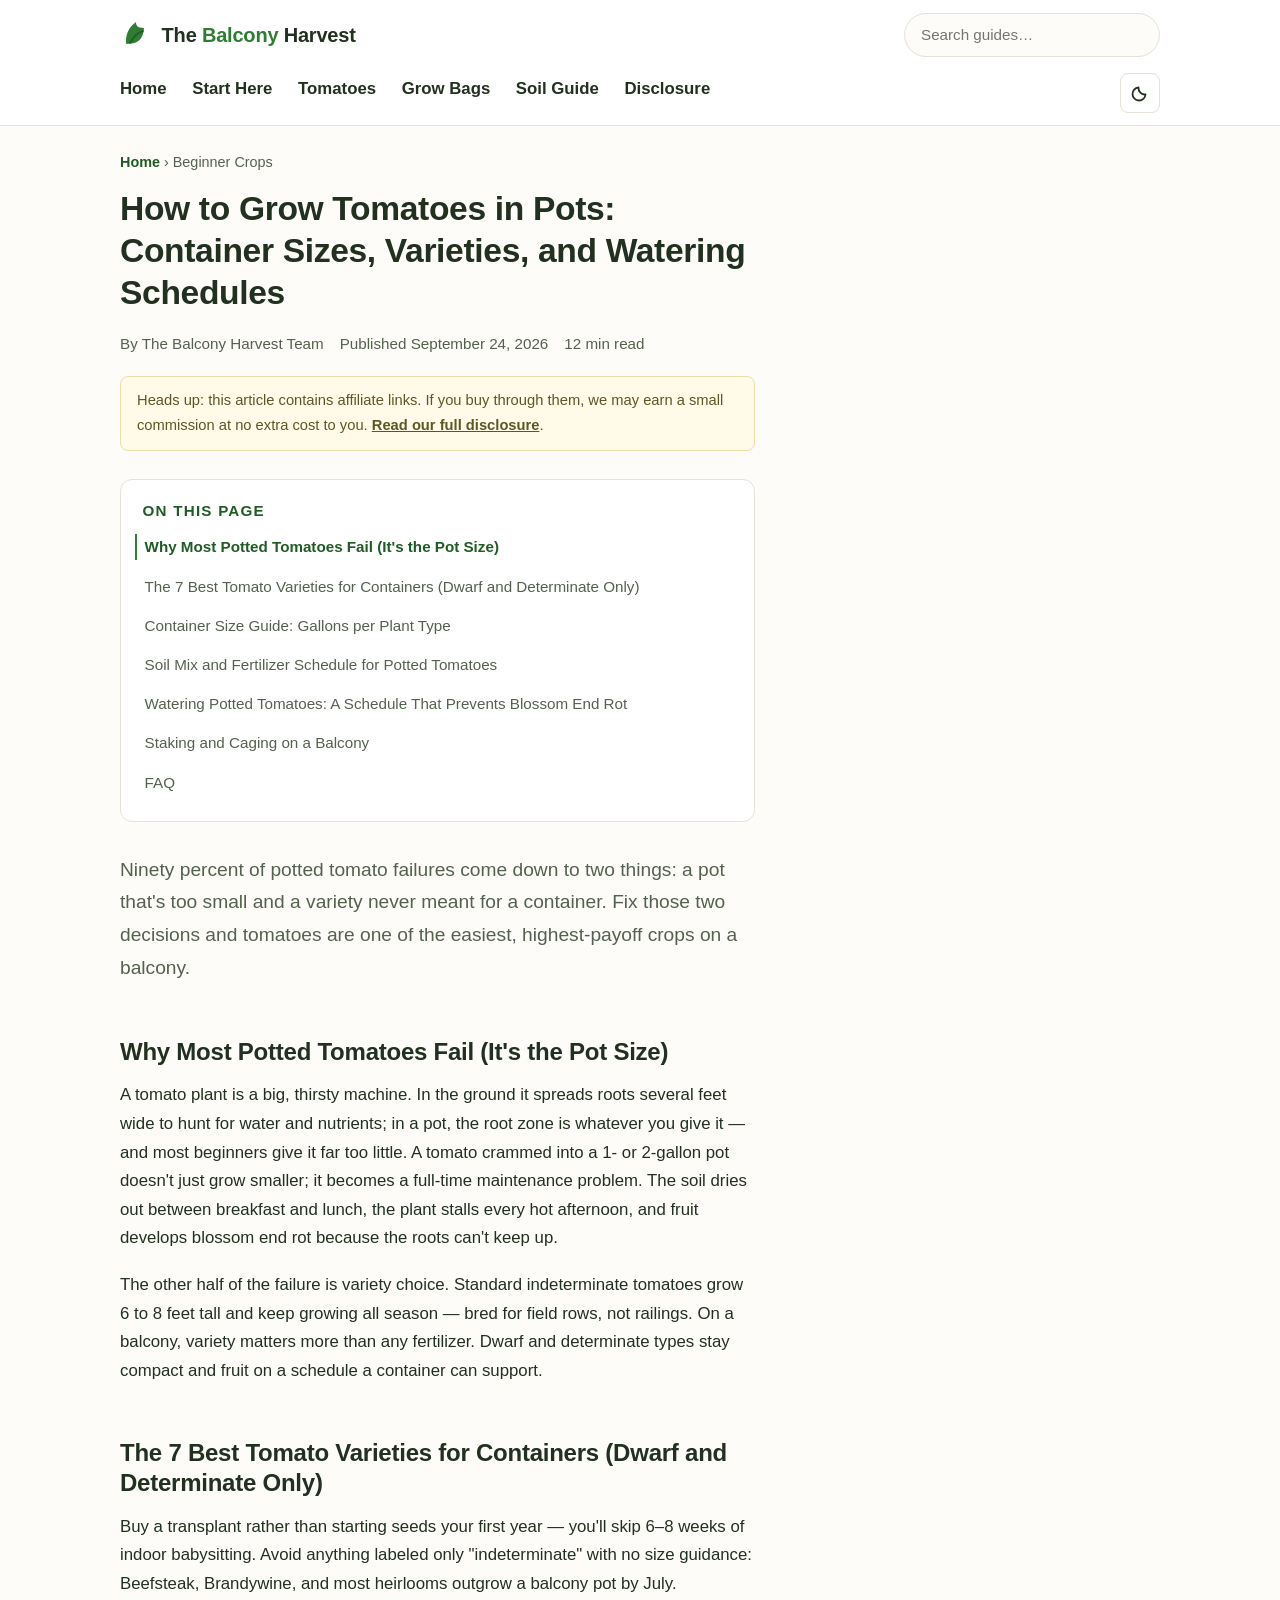
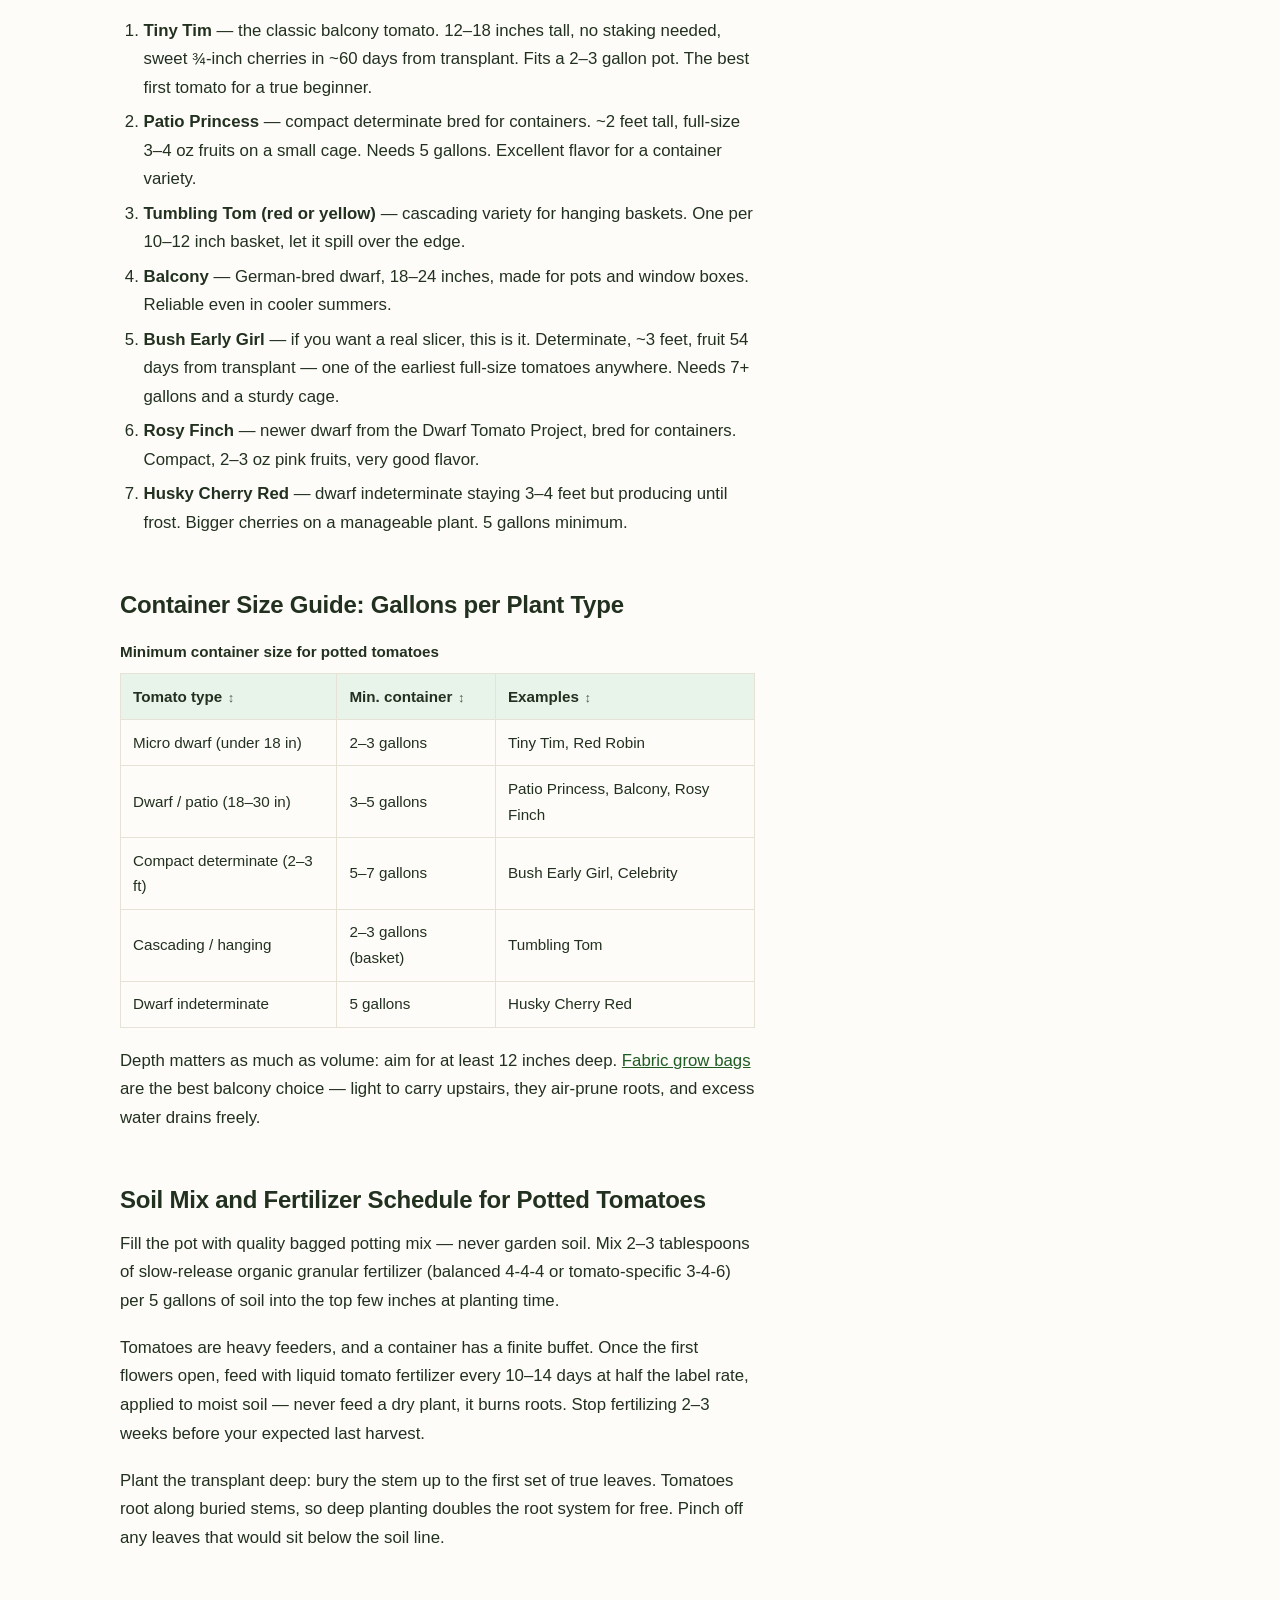
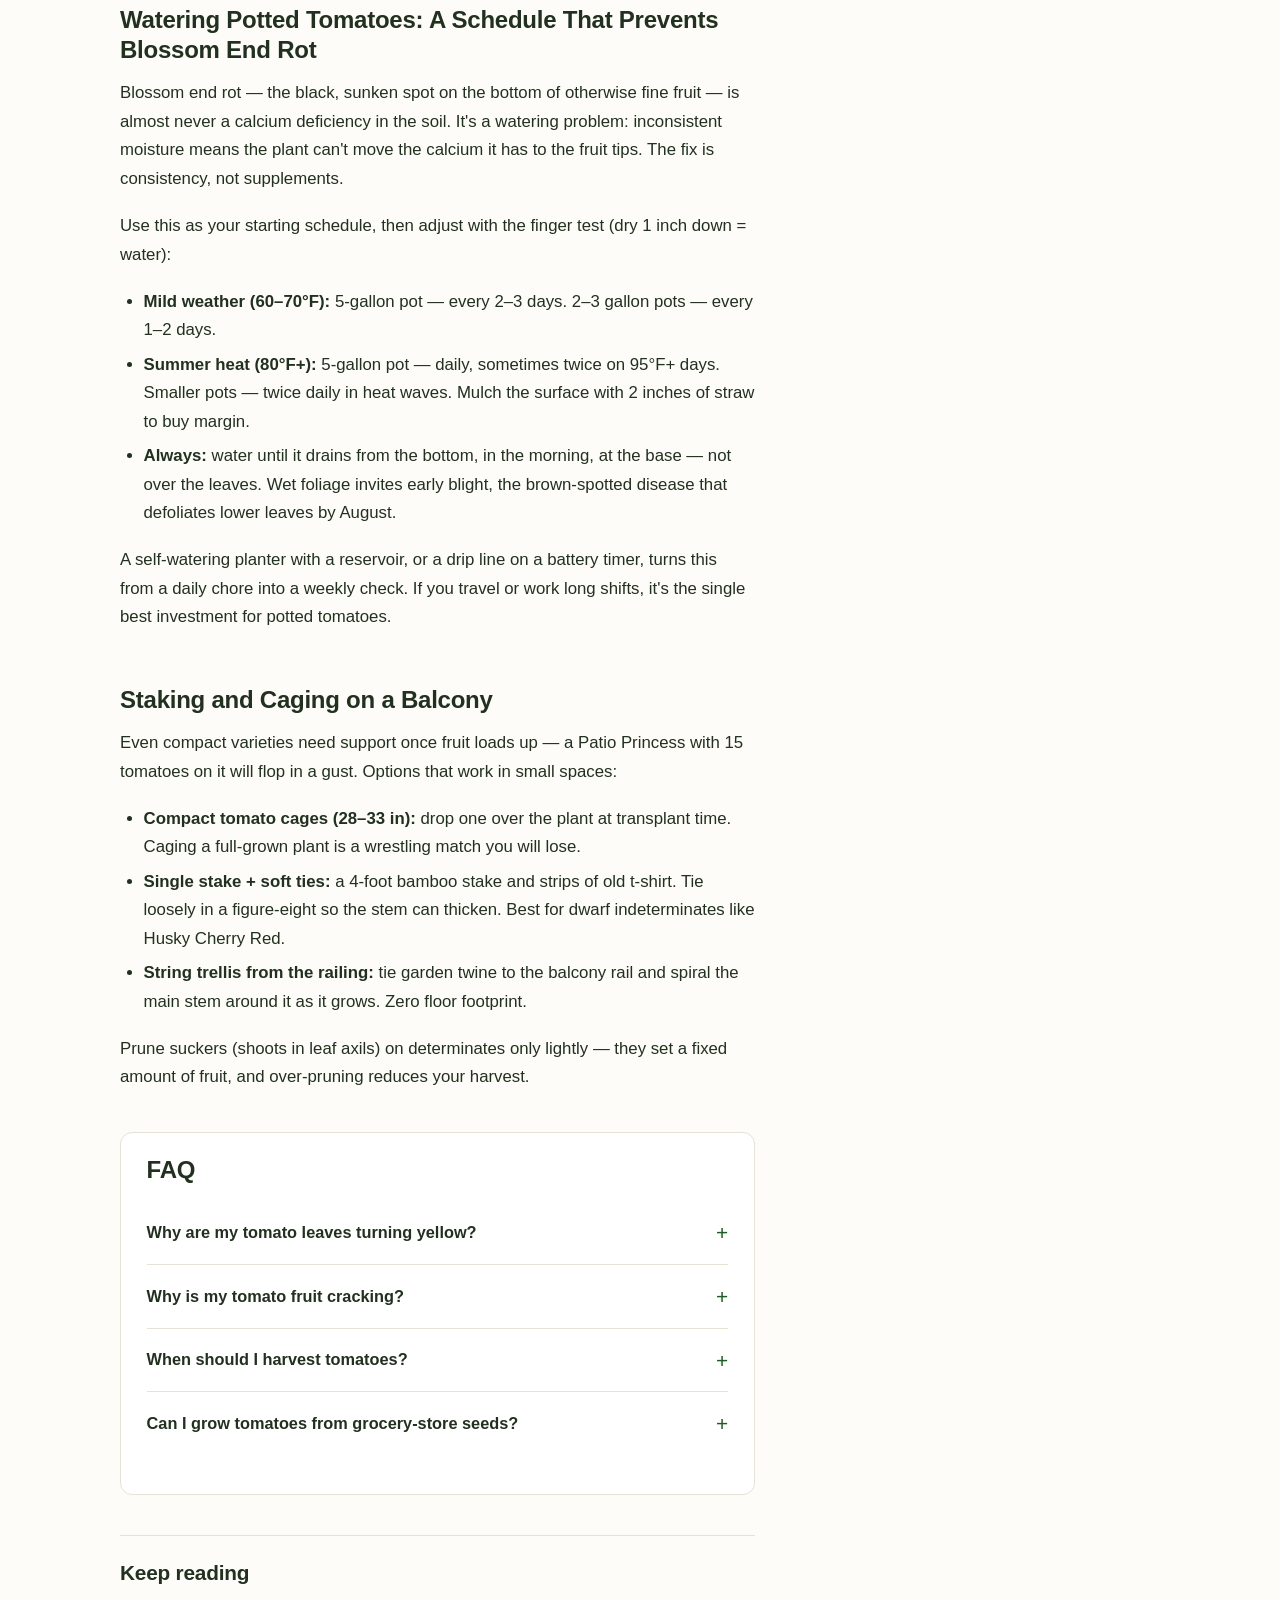
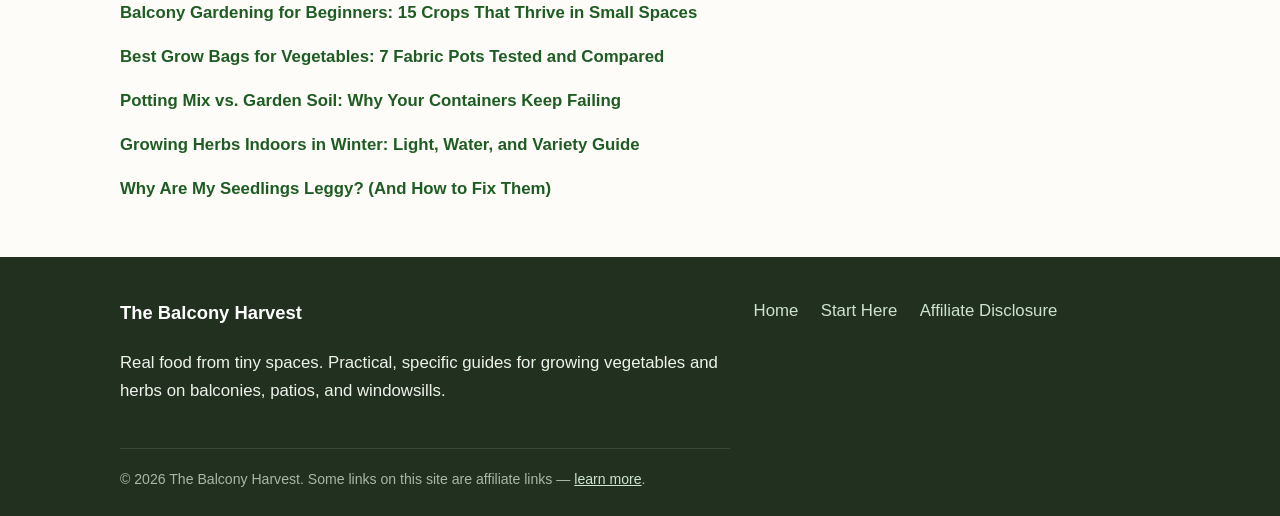
<file: articles/grow-tomatoes-in-pots.html>
<!DOCTYPE html>
<html lang="en">
<head>
  <meta charset="utf-8">
  <meta name="viewport" content="width=device-width, initial-scale=1">
  <!-- MEDIVAVINE/JOURNEY: paste ad network script here -->
  <title>How to Grow Tomatoes in Pots: Container Sizes, Varieties, and Watering Schedules | The Balcony Harvest</title>
  <meta name="description" content="Grow tomatoes in containers that actually produce: exact pot sizes by variety type, the 7 best dwarf and determinate varieties for balconies, soil mix, and a watering schedule that prevents blossom end rot.">
  <meta property="og:title" content="How to Grow Tomatoes in Pots: Container Sizes, Varieties, and Watering Schedules">
  <meta property="og:description" content="Exact pot sizes, the best dwarf and determinate varieties for balconies, soil mix, and a watering schedule that prevents blossom end rot.">
  <meta property="og:type" content="article">
  <link rel="canonical" href="https://thebalconyharvest.pages.dev/articles/grow-tomatoes-in-pots.html">
  <meta property="og:url" content="https://thebalconyharvest.pages.dev/articles/grow-tomatoes-in-pots.html">
  <link rel="stylesheet" href="../styles.css">
  <script>(function(){try{var t=localStorage.getItem('bh-theme');if(!t)t=window.matchMedia&&window.matchMedia('(prefers-color-scheme: dark)').matches?'dark':'light';if(t==='dark')document.documentElement.setAttribute('data-theme','dark');}catch(e){}})();</script>
</head>
<body>
  <a class="skip" href="#main">Skip to content</a>

  <header class="site-header">
    <div class="header-inner">
      <a class="brand" href="../index.html" aria-label="The Balcony Harvest home">
        <svg width="32" height="32" viewBox="0 0 32 32" role="img" aria-label="Leaf logo for The Balcony Harvest"><path d="M16 3C9 8 6 15 6 22c0 1 .1 2 .3 3 1-.2 2-.3 3-.3 7 0 14-3 14.7-15.7C17 9 16 6 16 3z" fill="#2e7d32"/><path d="M10 24c3-6 7-10 13-12" stroke="#1f5c24" stroke-width="1.6" fill="none" stroke-linecap="round"/></svg>
        <span class="brand-name">The <span>Balcony</span> Harvest</span>
      </a>
            <form class="site-search" id="site-search" role="search">
        <label class="visually-hidden" for="site-search-input">Search guides</label>
        <input type="search" id="site-search-input" placeholder="Search guides&hellip;" autocomplete="off"
               aria-expanded="false" aria-controls="site-search-results" aria-autocomplete="list" role="combobox">
        <ul class="search-results" id="site-search-results" role="listbox" aria-label="Search results" hidden></ul>
      </form>
      <button class="theme-toggle" id="theme-toggle" type="button" aria-pressed="false" aria-label="Toggle dark mode">
        <svg class="icon-moon" width="18" height="18" viewBox="0 0 18 18" aria-hidden="true"><path d="M14.5 10.5A6.5 6.5 0 0 1 7.5 3.5a6.5 6.5 0 1 0 7 7z" fill="none" stroke="currentColor" stroke-width="1.8" stroke-linejoin="round"/></svg>
        <svg class="icon-sun" width="18" height="18" viewBox="0 0 18 18" aria-hidden="true"><circle cx="9" cy="9" r="3.4" fill="none" stroke="currentColor" stroke-width="1.8"/><path d="M9 1.5v2M9 14.5v2M1.5 9h2M14.5 9h2M3.7 3.7l1.4 1.4M12.9 12.9l1.4 1.4M14.3 3.7l-1.4 1.4M5.1 12.9l-1.4 1.4" stroke="currentColor" stroke-width="1.8" stroke-linecap="round"/></svg>
      </button>
      <button class="nav-toggle" aria-expanded="false" aria-controls="mainnav" onclick="var n=document.getElementById('mainnav'),b=this;b.classList.toggle('open');n.classList.toggle('open');b.setAttribute('aria-expanded',n.classList.contains('open'))">
        <svg width="18" height="18" viewBox="0 0 18 18" aria-hidden="true"><path d="M2 4h14M2 9h14M2 14h14" stroke="currentColor" stroke-width="2" stroke-linecap="round"/></svg>
        Menu
      </button>
      <nav class="main-nav" id="mainnav" aria-label="Primary">
        <ul>
          <li><a href="../index.html">Home</a></li>
          <li><a href="balcony-gardening-for-beginners.html">Start Here</a></li>
          <li><a href="grow-tomatoes-in-pots.html">Tomatoes</a></li>
          <li><a href="best-grow-bags-for-vegetables.html">Grow Bags</a></li>
          <li><a href="potting-mix-vs-garden-soil.html">Soil Guide</a></li>
          <li><a href="../disclosure.html">Disclosure</a></li>
        </ul>
      </nav>
    </div>
  </header>

  <main id="main">
    <div class="wrap">
      <p class="breadcrumb"><a href="../index.html">Home</a> &rsaquo; Beginner Crops</p>

      <article class="article-body">
        <h1>How to Grow Tomatoes in Pots: Container Sizes, Varieties, and Watering Schedules</h1>
        <p class="article-meta">
          <span>By The Balcony Harvest Team</span>
          <span>Published September 24, 2026</span>
          <span>12 min read</span>
        </p>
        <p class="affiliate-note">Heads up: this article contains affiliate links. If you buy through them, we may earn a small commission at no extra cost to you. <a href="../disclosure.html">Read our full disclosure</a>.</p>

        <p class="lede">Ninety percent of potted tomato failures come down to two things: a pot that's too small and a variety never meant for a container. Fix those two decisions and tomatoes are one of the easiest, highest-payoff crops on a balcony.</p>

        <h2>Why Most Potted Tomatoes Fail (It's the Pot Size)</h2>
        <p>A tomato plant is a big, thirsty machine. In the ground it spreads roots several feet wide to hunt for water and nutrients; in a pot, the root zone is whatever you give it — and most beginners give it far too little. A tomato crammed into a 1- or 2-gallon pot doesn't just grow smaller; it becomes a full-time maintenance problem. The soil dries out between breakfast and lunch, the plant stalls every hot afternoon, and fruit develops blossom end rot because the roots can't keep up.</p>
        <p>The other half of the failure is variety choice. Standard indeterminate tomatoes grow 6 to 8 feet tall and keep growing all season — bred for field rows, not railings. On a balcony, variety matters more than any fertilizer. Dwarf and determinate types stay compact and fruit on a schedule a container can support.</p>

        <h2>The 7 Best Tomato Varieties for Containers (Dwarf and Determinate Only)</h2>
        <p>Buy a transplant rather than starting seeds your first year — you'll skip 6–8 weeks of indoor babysitting. Avoid anything labeled only "indeterminate" with no size guidance: Beefsteak, Brandywine, and most heirlooms outgrow a balcony pot by July.</p>
        <ol>
          <li><strong>Tiny Tim</strong> — the classic balcony tomato. 12–18 inches tall, no staking needed, sweet ¾-inch cherries in ~60 days from transplant. Fits a 2–3 gallon pot. The best first tomato for a true beginner.</li>
          <li><strong>Patio Princess</strong> — compact determinate bred for containers. ~2 feet tall, full-size 3–4 oz fruits on a small cage. Needs 5 gallons. Excellent flavor for a container variety.</li>
          <li><strong>Tumbling Tom (red or yellow)</strong> — cascading variety for hanging baskets. One per 10–12 inch basket, let it spill over the edge.</li>
          <li><strong>Balcony</strong> — German-bred dwarf, 18–24 inches, made for pots and window boxes. Reliable even in cooler summers.</li>
          <li><strong>Bush Early Girl</strong> — if you want a real slicer, this is it. Determinate, ~3 feet, fruit 54 days from transplant — one of the earliest full-size tomatoes anywhere. Needs 7+ gallons and a sturdy cage.</li>
          <li><strong>Rosy Finch</strong> — newer dwarf from the Dwarf Tomato Project, bred for containers. Compact, 2–3 oz pink fruits, very good flavor.</li>
          <li><strong>Husky Cherry Red</strong> — dwarf indeterminate staying 3–4 feet but producing until frost. Bigger cherries on a manageable plant. 5 gallons minimum.</li>
        </ol>

        <h2>Container Size Guide: Gallons per Plant Type</h2>
        <table class="compare">
          <caption>Minimum container size for potted tomatoes</caption>
          <tr><th scope="col">Tomato type</th><th scope="col">Min. container</th><th scope="col">Examples</th></tr>
          <tr><td>Micro dwarf (under 18 in)</td><td>2–3 gallons</td><td>Tiny Tim, Red Robin</td></tr>
          <tr><td>Dwarf / patio (18–30 in)</td><td>3–5 gallons</td><td>Patio Princess, Balcony, Rosy Finch</td></tr>
          <tr><td>Compact determinate (2–3 ft)</td><td>5–7 gallons</td><td>Bush Early Girl, Celebrity</td></tr>
          <tr><td>Cascading / hanging</td><td>2–3 gallons (basket)</td><td>Tumbling Tom</td></tr>
          <tr><td>Dwarf indeterminate</td><td>5 gallons</td><td>Husky Cherry Red</td></tr>
        </table>
        <p>Depth matters as much as volume: aim for at least 12 inches deep. <a href="best-grow-bags-for-vegetables.html">Fabric grow bags</a> are the best balcony choice — light to carry upstairs, they air-prune roots, and excess water drains freely.</p>
        <!-- AFFILIATE: 5-gallon fabric grow bags, compact tomato cages. -->

        <h2>Soil Mix and Fertilizer Schedule for Potted Tomatoes</h2>
        <p>Fill the pot with quality bagged potting mix — never garden soil. Mix 2–3 tablespoons of slow-release organic granular fertilizer (balanced 4-4-4 or tomato-specific 3-4-6) per 5 gallons of soil into the top few inches at planting time.</p>
        <p>Tomatoes are heavy feeders, and a container has a finite buffet. Once the first flowers open, feed with liquid tomato fertilizer every 10–14 days at half the label rate, applied to moist soil — never feed a dry plant, it burns roots. Stop fertilizing 2–3 weeks before your expected last harvest.</p>
        <p>Plant the transplant deep: bury the stem up to the first set of true leaves. Tomatoes root along buried stems, so deep planting doubles the root system for free. Pinch off any leaves that would sit below the soil line.</p>
        <!-- AFFILIATE: balanced tomato fertilizer (liquid and granular options). -->

        <h2>Watering Potted Tomatoes: A Schedule That Prevents Blossom End Rot</h2>
        <p>Blossom end rot — the black, sunken spot on the bottom of otherwise fine fruit — is almost never a calcium deficiency in the soil. It's a watering problem: inconsistent moisture means the plant can't move the calcium it has to the fruit tips. The fix is consistency, not supplements.</p>
        <p>Use this as your starting schedule, then adjust with the finger test (dry 1 inch down = water):</p>
        <ul>
          <li><strong>Mild weather (60–70°F):</strong> 5-gallon pot — every 2–3 days. 2–3 gallon pots — every 1–2 days.</li>
          <li><strong>Summer heat (80°F+):</strong> 5-gallon pot — daily, sometimes twice on 95°F+ days. Smaller pots — twice daily in heat waves. Mulch the surface with 2 inches of straw to buy margin.</li>
          <li><strong>Always:</strong> water until it drains from the bottom, in the morning, at the base — not over the leaves. Wet foliage invites early blight, the brown-spotted disease that defoliates lower leaves by August.</li>
        </ul>
        <p>A self-watering planter with a reservoir, or a drip line on a battery timer, turns this from a daily chore into a weekly check. If you travel or work long shifts, it's the single best investment for potted tomatoes.</p>
        <!-- AFFILIATE: moisture meter for beginners; self-watering planter option. -->

        <h2>Staking and Caging on a Balcony</h2>
        <p>Even compact varieties need support once fruit loads up — a Patio Princess with 15 tomatoes on it will flop in a gust. Options that work in small spaces:</p>
        <ul>
          <li><strong>Compact tomato cages (28–33 in):</strong> drop one over the plant at transplant time. Caging a full-grown plant is a wrestling match you will lose.</li>
          <li><strong>Single stake + soft ties:</strong> a 4-foot bamboo stake and strips of old t-shirt. Tie loosely in a figure-eight so the stem can thicken. Best for dwarf indeterminates like Husky Cherry Red.</li>
          <li><strong>String trellis from the railing:</strong> tie garden twine to the balcony rail and spiral the main stem around it as it grows. Zero floor footprint.</li>
        </ul>
        <p>Prune suckers (shoots in leaf axils) on determinates only lightly — they set a fixed amount of fruit, and over-pruning reduces your harvest.</p>

        <div class="faq">
          <h2>FAQ</h2>
          <dl>
            <dt>Why are my tomato leaves turning yellow?</dt>
            <dd>Lower leaves yellowing first usually means hunger (nitrogen) or overwatering. Feed on schedule and check drainage. Yellowing at the top with green veins suggests nutrient lockout — rare in fresh bagged mix.</dd>
            <dt>Why is my tomato fruit cracking?</dt>
            <dd>Cracking follows a boom-bust watering cycle: dry spell, then heavy water, and fruit swells faster than the skin stretches. Consistent daily watering prevents it. Cracked tomatoes are still edible — eat them first.</dd>
            <dt>When should I harvest tomatoes?</dt>
            <dd>Pick at "breaker" stage — first blush of color — and ripen on the counter out of direct sun. Flavor matches vine-ripened, and you beat the birds and storms.</dd>
            <dt>Can I grow tomatoes from grocery-store seeds?</dt>
            <dd>You can, but don't your first year. Grocery tomatoes are hybrids that won't grow true, bred for shipping, not pots. A $4 transplant of a named dwarf variety outperforms a free mystery seedling every time.</dd>
          </dl>
        </div>

        <section class="keep-reading" aria-label="Keep reading">
          <h2>Keep reading</h2>
          <ul>
            <li><a href="balcony-gardening-for-beginners.html">Balcony Gardening for Beginners: 15 Crops That Thrive in Small Spaces</a></li>
            <li><a href="best-grow-bags-for-vegetables.html">Best Grow Bags for Vegetables: 7 Fabric Pots Tested and Compared</a></li>
            <li><a href="potting-mix-vs-garden-soil.html">Potting Mix vs. Garden Soil: Why Your Containers Keep Failing</a></li>
            <li><a href="growing-herbs-indoors-in-winter.html">Growing Herbs Indoors in Winter: Light, Water, and Variety Guide</a></li>
            <li><a href="leggy-seedlings.html">Why Are My Seedlings Leggy? (And How to Fix Them)</a></li>
          </ul>
        </section>
      </article>
    </div>
  </main>

  <footer class="site-footer">
    <div class="footer-inner">
      <div>
        <p class="footer-brand">The Balcony Harvest</p>
        <p>Real food from tiny spaces. Practical, specific guides for growing vegetables and herbs on balconies, patios, and windowsills.</p>
      </div>
      <nav class="footer-nav" aria-label="Footer">
        <ul>
          <li><a href="../index.html">Home</a></li>
          <li><a href="balcony-gardening-for-beginners.html">Start Here</a></li>
          <li><a href="../disclosure.html">Affiliate Disclosure</a></li>
        </ul>
      </nav>
      <p class="footer-small">© 2026 The Balcony Harvest. Some links on this site are affiliate links — <a href="../disclosure.html">learn more</a>.</p>
    </div>
  </footer>
  <script src="../assets/site.js" defer></script>
</body>
</html>
</file>
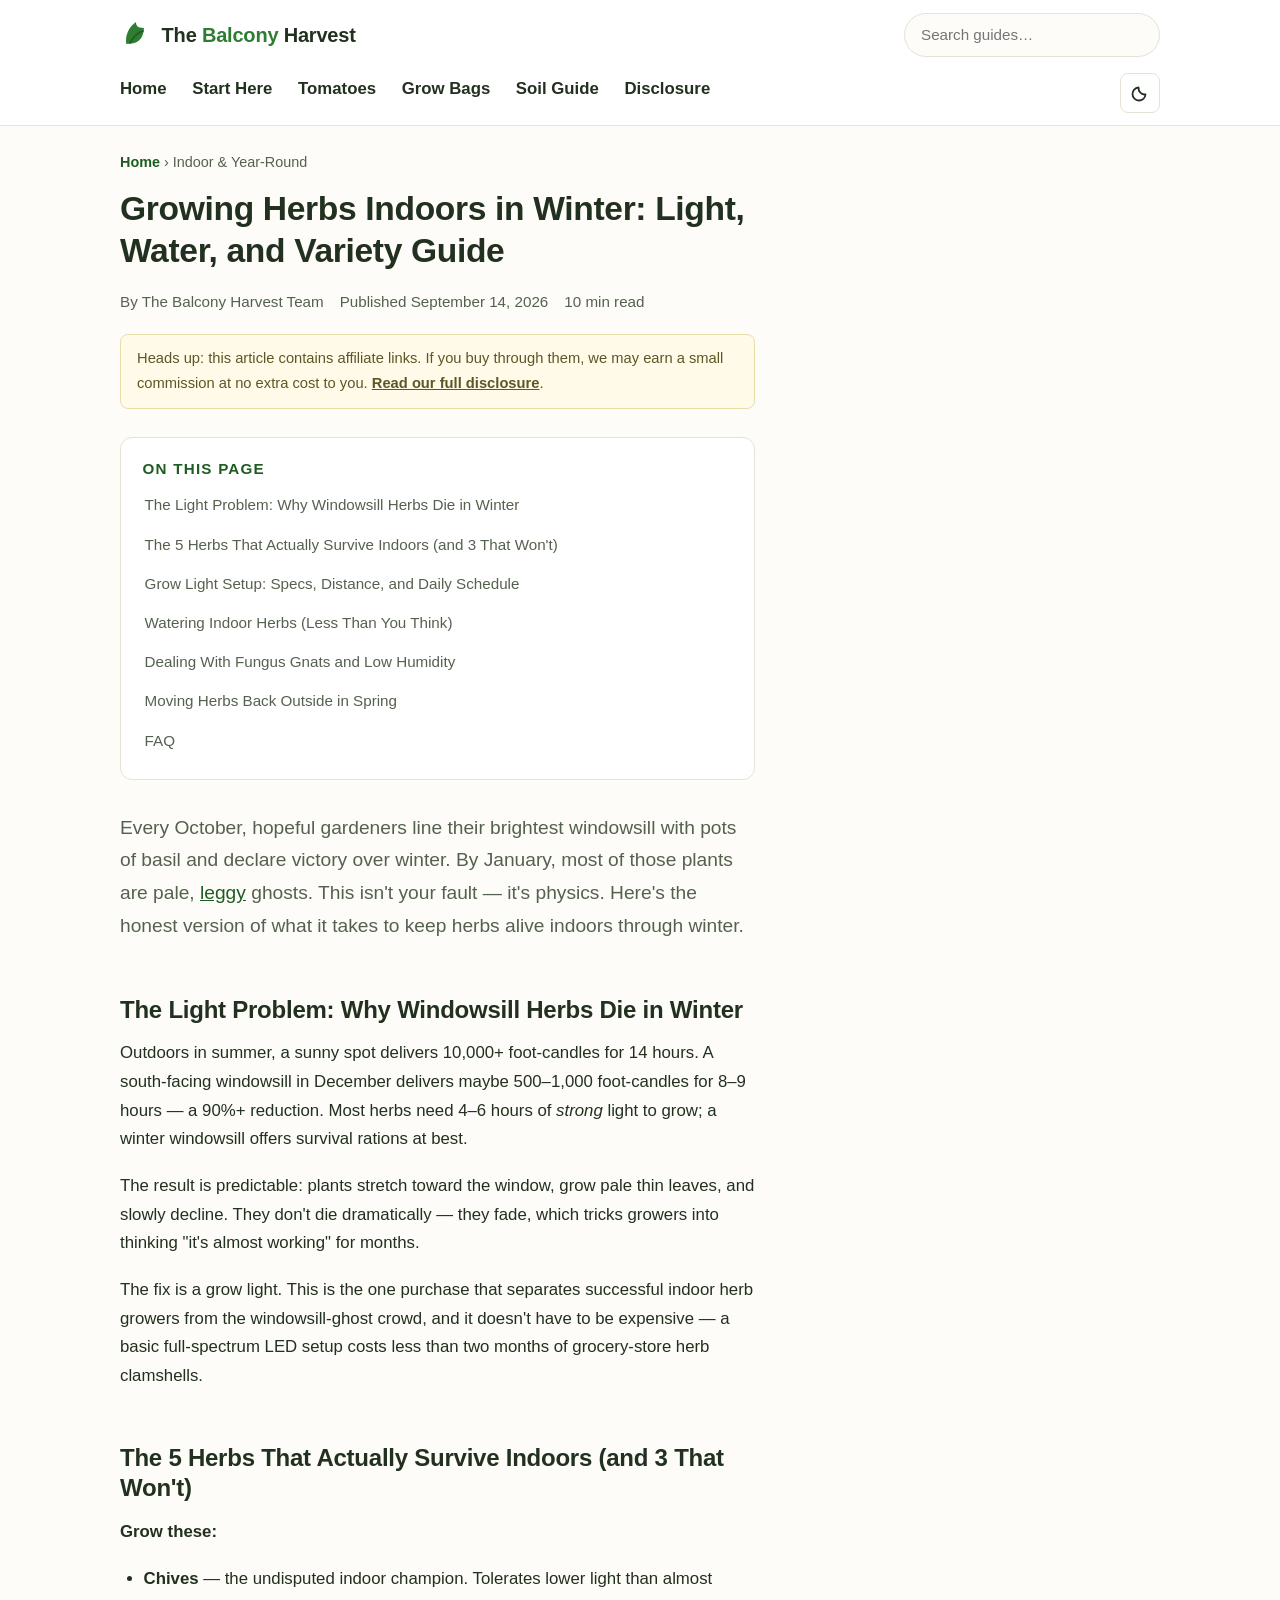
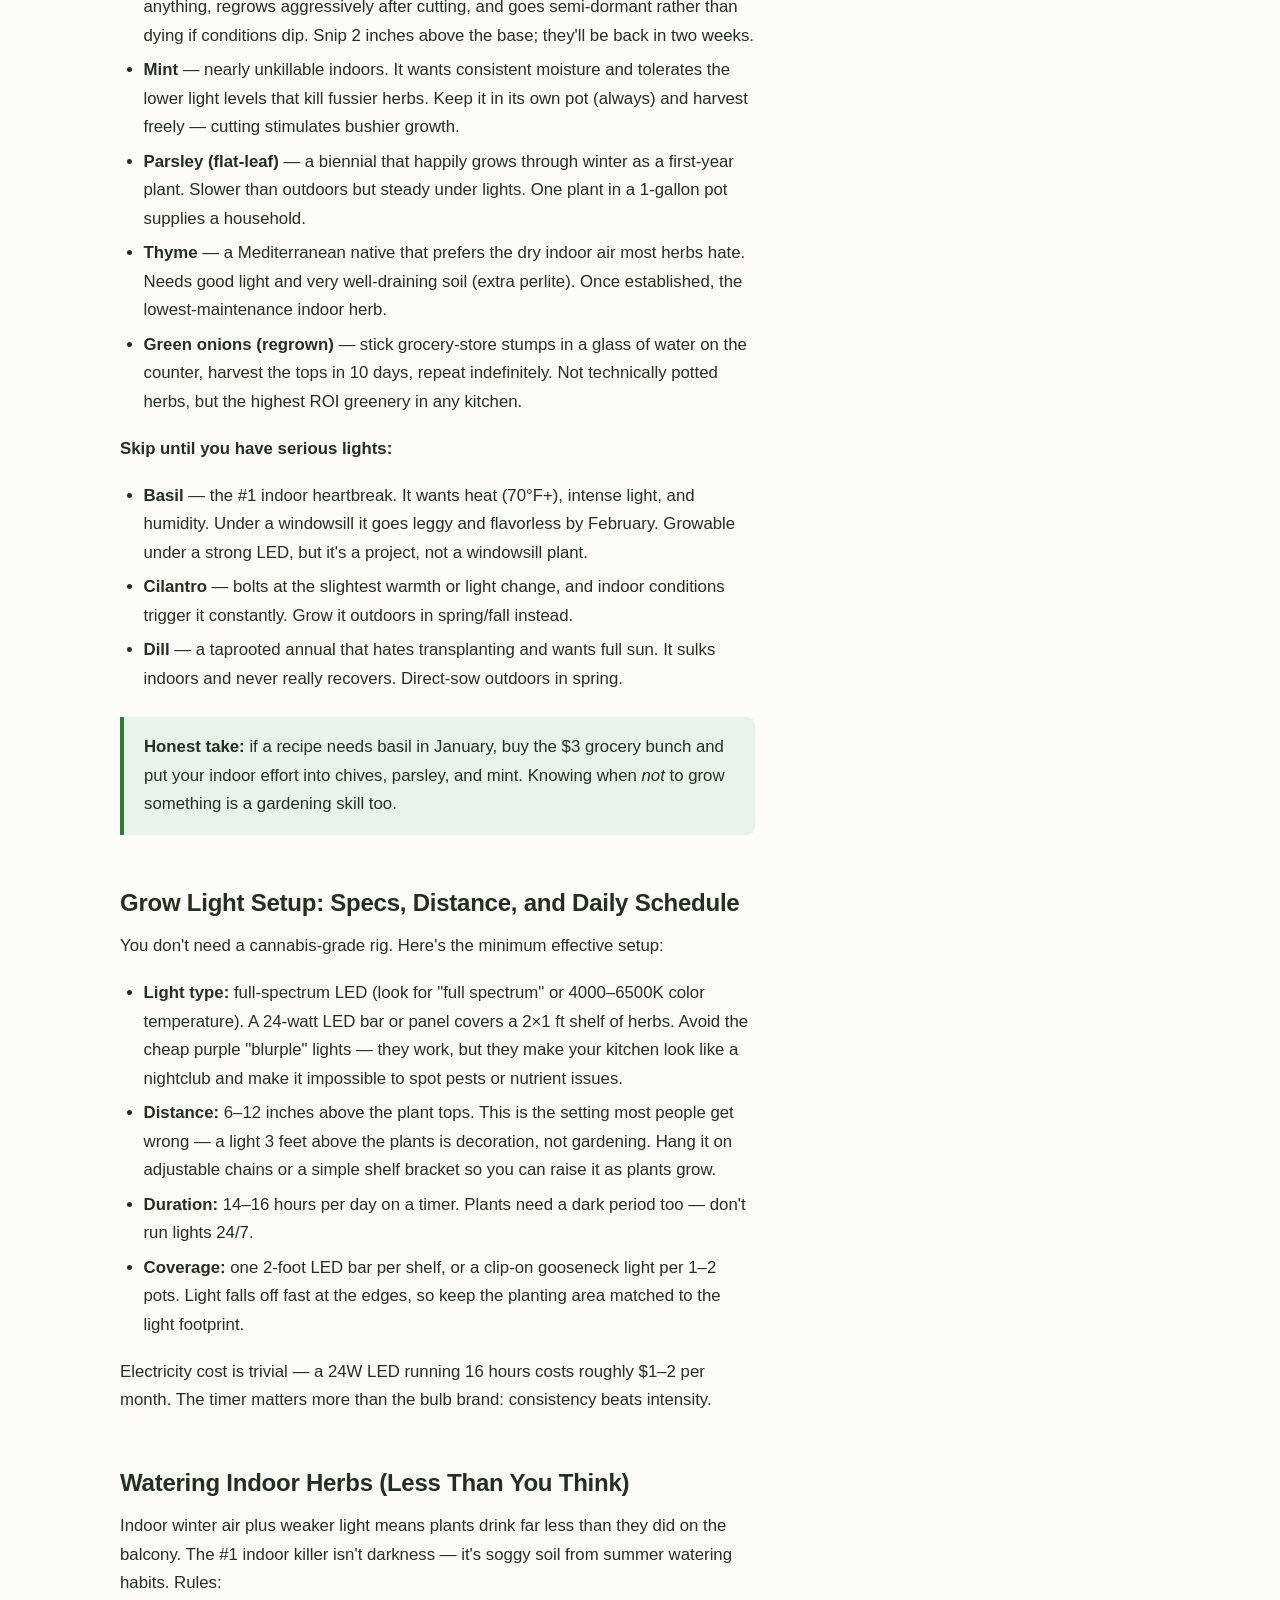
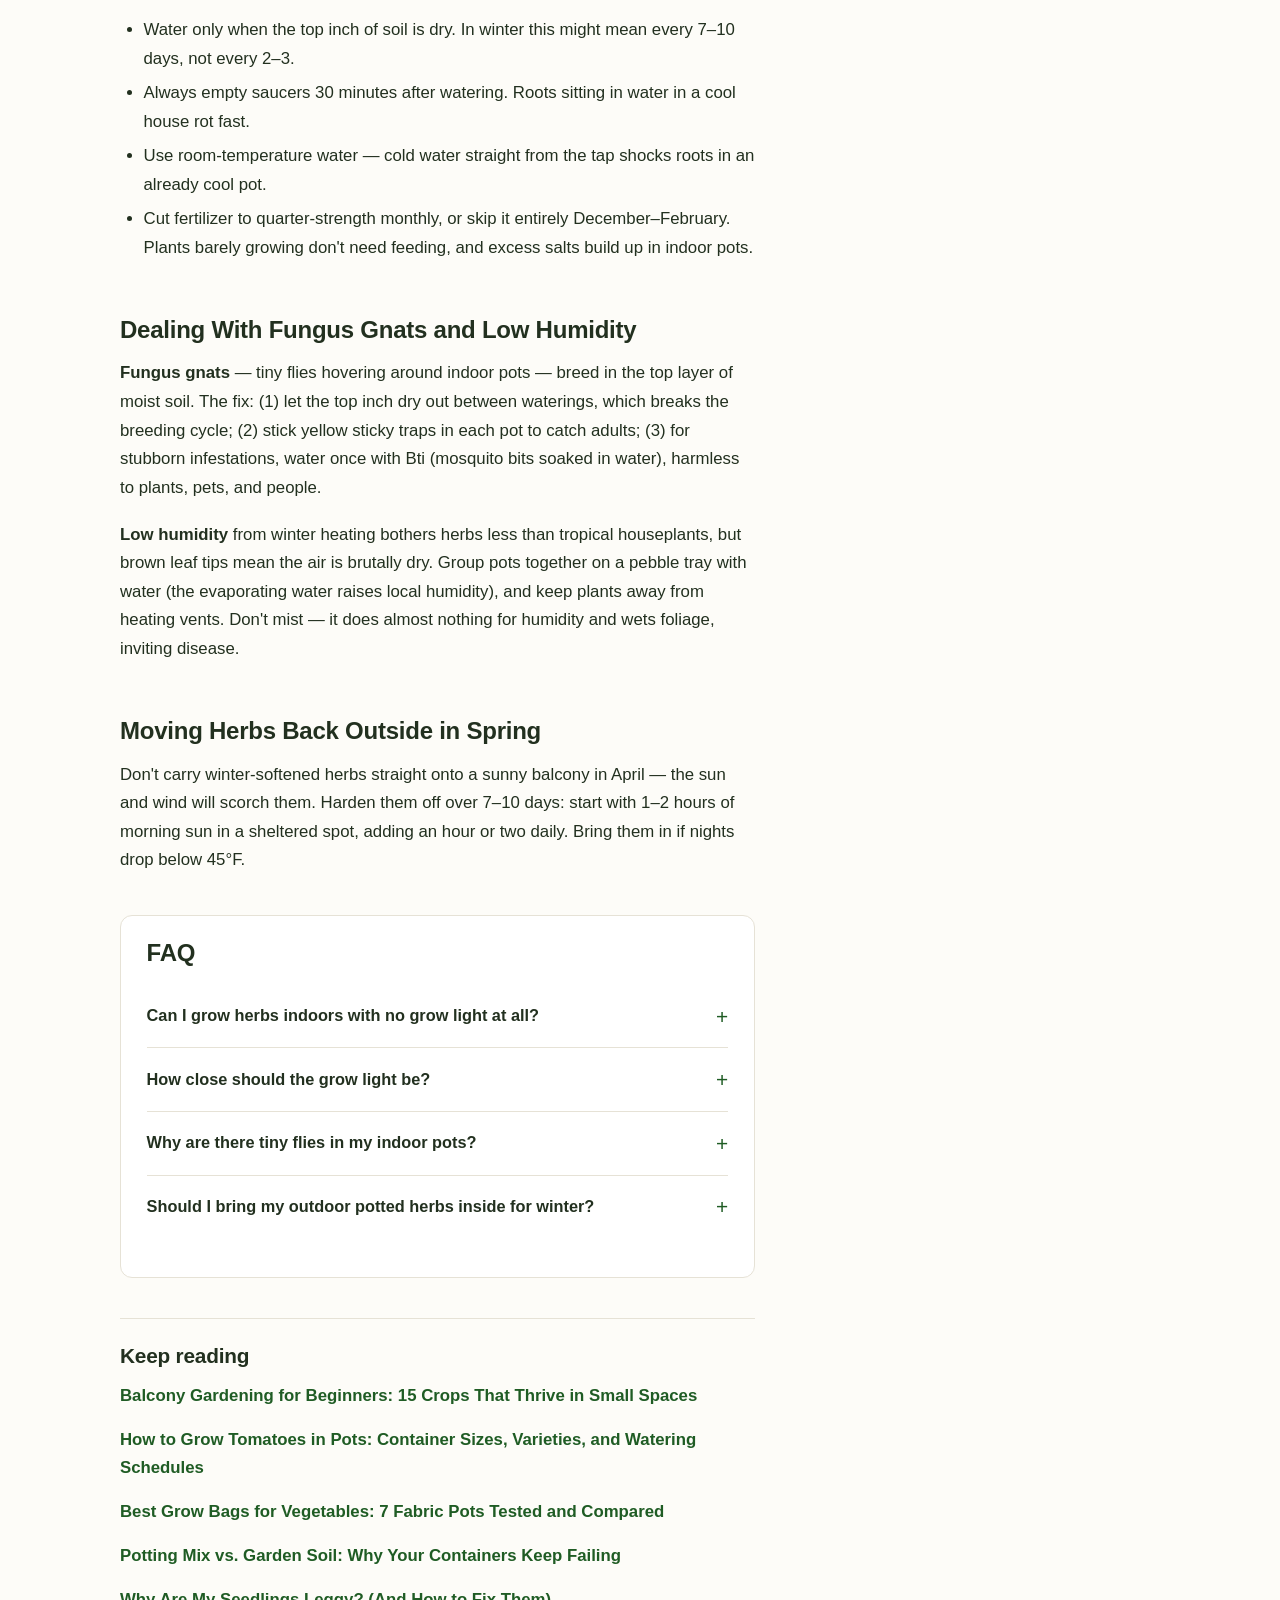
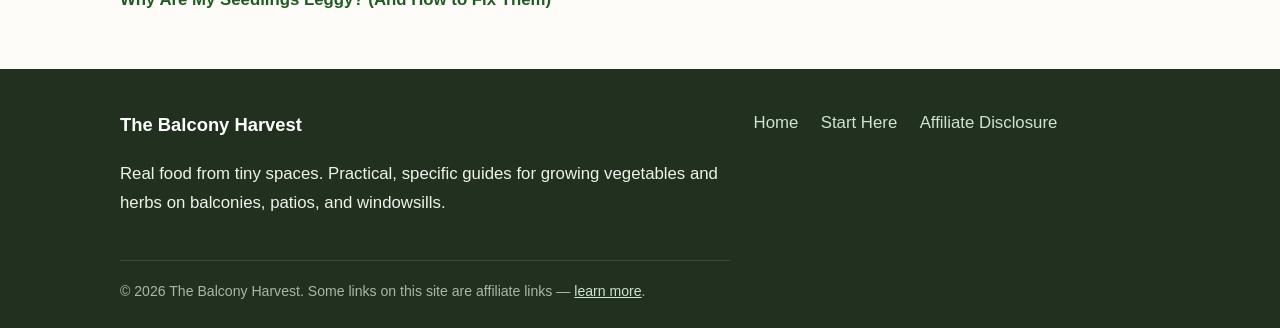
<file: articles/growing-herbs-indoors-in-winter.html>
<!DOCTYPE html>
<html lang="en">
<head>
  <meta charset="utf-8">
  <meta name="viewport" content="width=device-width, initial-scale=1">
  <!-- MEDIVAVINE/JOURNEY: paste ad network script here -->
  <title>Growing Herbs Indoors in Winter: Light, Water, and Variety Guide | The Balcony Harvest</title>
  <meta name="description" content="Keep fresh herbs alive through winter indoors: why windowsills usually aren't enough light, the 5 herbs that tolerate indoor conditions, exact LED specs, and how to beat fungus gnats.">
  <meta property="og:title" content="Growing Herbs Indoors in Winter: Light, Water, and Variety Guide">
  <meta property="og:description" content="The honest guide to indoor winter herbs: light specs that actually work, the 5 herbs that survive indoors, watering routines, and fungus gnat control.">
  <meta property="og:type" content="article">
  <link rel="canonical" href="https://thebalconyharvest.pages.dev/articles/growing-herbs-indoors-in-winter.html">
  <meta property="og:url" content="https://thebalconyharvest.pages.dev/articles/growing-herbs-indoors-in-winter.html">
  <link rel="stylesheet" href="../styles.css">
  <script>(function(){try{var t=localStorage.getItem('bh-theme');if(!t)t=window.matchMedia&&window.matchMedia('(prefers-color-scheme: dark)').matches?'dark':'light';if(t==='dark')document.documentElement.setAttribute('data-theme','dark');}catch(e){}})();</script>
</head>
<body>
  <a class="skip" href="#main">Skip to content</a>

  <header class="site-header">
    <div class="header-inner">
      <a class="brand" href="../index.html" aria-label="The Balcony Harvest home">
        <svg width="32" height="32" viewBox="0 0 32 32" role="img" aria-label="Leaf logo for The Balcony Harvest"><path d="M16 3C9 8 6 15 6 22c0 1 .1 2 .3 3 1-.2 2-.3 3-.3 7 0 14-3 14.7-15.7C17 9 16 6 16 3z" fill="#2e7d32"/><path d="M10 24c3-6 7-10 13-12" stroke="#1f5c24" stroke-width="1.6" fill="none" stroke-linecap="round"/></svg>
        <span class="brand-name">The <span>Balcony</span> Harvest</span>
      </a>
            <form class="site-search" id="site-search" role="search">
        <label class="visually-hidden" for="site-search-input">Search guides</label>
        <input type="search" id="site-search-input" placeholder="Search guides&hellip;" autocomplete="off"
               aria-expanded="false" aria-controls="site-search-results" aria-autocomplete="list" role="combobox">
        <ul class="search-results" id="site-search-results" role="listbox" aria-label="Search results" hidden></ul>
      </form>
      <button class="theme-toggle" id="theme-toggle" type="button" aria-pressed="false" aria-label="Toggle dark mode">
        <svg class="icon-moon" width="18" height="18" viewBox="0 0 18 18" aria-hidden="true"><path d="M14.5 10.5A6.5 6.5 0 0 1 7.5 3.5a6.5 6.5 0 1 0 7 7z" fill="none" stroke="currentColor" stroke-width="1.8" stroke-linejoin="round"/></svg>
        <svg class="icon-sun" width="18" height="18" viewBox="0 0 18 18" aria-hidden="true"><circle cx="9" cy="9" r="3.4" fill="none" stroke="currentColor" stroke-width="1.8"/><path d="M9 1.5v2M9 14.5v2M1.5 9h2M14.5 9h2M3.7 3.7l1.4 1.4M12.9 12.9l1.4 1.4M14.3 3.7l-1.4 1.4M5.1 12.9l-1.4 1.4" stroke="currentColor" stroke-width="1.8" stroke-linecap="round"/></svg>
      </button>
      <button class="nav-toggle" aria-expanded="false" aria-controls="mainnav" onclick="var n=document.getElementById('mainnav'),b=this;b.classList.toggle('open');n.classList.toggle('open');b.setAttribute('aria-expanded',n.classList.contains('open'))">
        <svg width="18" height="18" viewBox="0 0 18 18" aria-hidden="true"><path d="M2 4h14M2 9h14M2 14h14" stroke="currentColor" stroke-width="2" stroke-linecap="round"/></svg>
        Menu
      </button>
      <nav class="main-nav" id="mainnav" aria-label="Primary">
        <ul>
          <li><a href="../index.html">Home</a></li>
          <li><a href="balcony-gardening-for-beginners.html">Start Here</a></li>
          <li><a href="grow-tomatoes-in-pots.html">Tomatoes</a></li>
          <li><a href="best-grow-bags-for-vegetables.html">Grow Bags</a></li>
          <li><a href="potting-mix-vs-garden-soil.html">Soil Guide</a></li>
          <li><a href="../disclosure.html">Disclosure</a></li>
        </ul>
      </nav>
    </div>
  </header>

  <main id="main">
    <div class="wrap">
      <p class="breadcrumb"><a href="../index.html">Home</a> &rsaquo; Indoor &amp; Year-Round</p>

      <article class="article-body">
        <h1>Growing Herbs Indoors in Winter: Light, Water, and Variety Guide</h1>
        <p class="article-meta">
          <span>By The Balcony Harvest Team</span>
          <span>Published September 14, 2026</span>
          <span>10 min read</span>
        </p>
        <p class="affiliate-note">Heads up: this article contains affiliate links. If you buy through them, we may earn a small commission at no extra cost to you. <a href="../disclosure.html">Read our full disclosure</a>.</p>

        <p class="lede">Every October, hopeful gardeners line their brightest windowsill with pots of basil and declare victory over winter. By January, most of those plants are pale, <a href="leggy-seedlings.html">leggy</a> ghosts. This isn't your fault — it's physics. Here's the honest version of what it takes to keep herbs alive indoors through winter.</p>

        <h2>The Light Problem: Why Windowsill Herbs Die in Winter</h2>
        <p>Outdoors in summer, a sunny spot delivers 10,000+ foot-candles for 14 hours. A south-facing windowsill in December delivers maybe 500–1,000 foot-candles for 8–9 hours — a 90%+ reduction. Most herbs need 4–6 hours of <em>strong</em> light to grow; a winter windowsill offers survival rations at best.</p>
        <p>The result is predictable: plants stretch toward the window, grow pale thin leaves, and slowly decline. They don't die dramatically — they fade, which tricks growers into thinking "it's almost working" for months.</p>
        <p>The fix is a grow light. This is the one purchase that separates successful indoor herb growers from the windowsill-ghost crowd, and it doesn't have to be expensive — a basic full-spectrum LED setup costs less than two months of grocery-store herb clamshells.</p>
        <!-- AFFILIATE: full-spectrum LED grow light panel or bar; small clip-on grow light for 1-2 pots. -->

        <h2>The 5 Herbs That Actually Survive Indoors (and 3 That Won't)</h2>
        <p><strong>Grow these:</strong></p>
        <ul>
          <li><strong>Chives</strong> — the undisputed indoor champion. Tolerates lower light than almost anything, regrows aggressively after cutting, and goes semi-dormant rather than dying if conditions dip. Snip 2 inches above the base; they'll be back in two weeks.</li>
          <li><strong>Mint</strong> — nearly unkillable indoors. It wants consistent moisture and tolerates the lower light levels that kill fussier herbs. Keep it in its own pot (always) and harvest freely — cutting stimulates bushier growth.</li>
          <li><strong>Parsley (flat-leaf)</strong> — a biennial that happily grows through winter as a first-year plant. Slower than outdoors but steady under lights. One plant in a 1-gallon pot supplies a household.</li>
          <li><strong>Thyme</strong> — a Mediterranean native that prefers the dry indoor air most herbs hate. Needs good light and very well-draining soil (extra perlite). Once established, the lowest-maintenance indoor herb.</li>
          <li><strong>Green onions (regrown)</strong> — stick grocery-store stumps in a glass of water on the counter, harvest the tops in 10 days, repeat indefinitely. Not technically potted herbs, but the highest ROI greenery in any kitchen.</li>
        </ul>
        <p><strong>Skip until you have serious lights:</strong></p>
        <ul>
          <li><strong>Basil</strong> — the #1 indoor heartbreak. It wants heat (70°F+), intense light, and humidity. Under a windowsill it goes leggy and flavorless by February. Growable under a strong LED, but it's a project, not a windowsill plant.</li>
          <li><strong>Cilantro</strong> — bolts at the slightest warmth or light change, and indoor conditions trigger it constantly. Grow it outdoors in spring/fall instead.</li>
          <li><strong>Dill</strong> — a taprooted annual that hates transplanting and wants full sun. It sulks indoors and never really recovers. Direct-sow outdoors in spring.</li>
        </ul>
        <div class="callout"><strong>Honest take:</strong> if a recipe needs basil in January, buy the $3 grocery bunch and put your indoor effort into chives, parsley, and mint. Knowing when <em>not</em> to grow something is a gardening skill too.</div>

        <h2>Grow Light Setup: Specs, Distance, and Daily Schedule</h2>
        <p>You don't need a cannabis-grade rig. Here's the minimum effective setup:</p>
        <ul>
          <li><strong>Light type:</strong> full-spectrum LED (look for "full spectrum" or 4000–6500K color temperature). A 24-watt LED bar or panel covers a 2×1 ft shelf of herbs. Avoid the cheap purple "blurple" lights — they work, but they make your kitchen look like a nightclub and make it impossible to spot pests or nutrient issues.</li>
          <li><strong>Distance:</strong> 6–12 inches above the plant tops. This is the setting most people get wrong — a light 3 feet above the plants is decoration, not gardening. Hang it on adjustable chains or a simple shelf bracket so you can raise it as plants grow.</li>
          <li><strong>Duration:</strong> 14–16 hours per day on a timer. Plants need a dark period too — don't run lights 24/7.</li>
          <li><strong>Coverage:</strong> one 2-foot LED bar per shelf, or a clip-on gooseneck light per 1–2 pots. Light falls off fast at the edges, so keep the planting area matched to the light footprint.</li>
        </ul>
        <!-- AFFILIATE: LED shop light / grow bar, outlet timer. -->
        <p>Electricity cost is trivial — a 24W LED running 16 hours costs roughly $1–2 per month. The timer matters more than the bulb brand: consistency beats intensity.</p>

        <h2>Watering Indoor Herbs (Less Than You Think)</h2>
        <p>Indoor winter air plus weaker light means plants drink far less than they did on the balcony. The #1 indoor killer isn't darkness — it's soggy soil from summer watering habits. Rules:</p>
        <ul>
          <li>Water only when the top inch of soil is dry. In winter this might mean every 7–10 days, not every 2–3.</li>
          <li>Always empty saucers 30 minutes after watering. Roots sitting in water in a cool house rot fast.</li>
          <li>Use room-temperature water — cold water straight from the tap shocks roots in an already cool pot.</li>
          <li>Cut fertilizer to quarter-strength monthly, or skip it entirely December–February. Plants barely growing don't need feeding, and excess salts build up in indoor pots.</li>
        </ul>

        <h2>Dealing With Fungus Gnats and Low Humidity</h2>
        <p><strong>Fungus gnats</strong> — tiny flies hovering around indoor pots — breed in the top layer of moist soil. The fix: (1) let the top inch dry out between waterings, which breaks the breeding cycle; (2) stick yellow sticky traps in each pot to catch adults; (3) for stubborn infestations, water once with Bti (mosquito bits soaked in water), harmless to plants, pets, and people.</p>
        <!-- AFFILIATE: yellow sticky traps; Bti mosquito bits. -->
        <p><strong>Low humidity</strong> from winter heating bothers herbs less than tropical houseplants, but brown leaf tips mean the air is brutally dry. Group pots together on a pebble tray with water (the evaporating water raises local humidity), and keep plants away from heating vents. Don't mist — it does almost nothing for humidity and wets foliage, inviting disease.</p>

        <h2>Moving Herbs Back Outside in Spring</h2>
        <p>Don't carry winter-softened herbs straight onto a sunny balcony in April — the sun and wind will scorch them. Harden them off over 7–10 days: start with 1–2 hours of morning sun in a sheltered spot, adding an hour or two daily. Bring them in if nights drop below 45°F.</p>

        <div class="faq">
          <h2>FAQ</h2>
          <dl>
            <dt>Can I grow herbs indoors with no grow light at all?</dt>
            <dd>Chives and mint can <em>survive</em> on a bright south windowsill, growing slowly. Everything else declines over winter without supplemental light. A $25 LED bar is the difference between surviving and thriving.</dd>
            <dt>How close should the grow light be?</dt>
            <dd>6–12 inches above the plant tops for standard LED bars. Leaves bleaching or curling? Raise it. Plants still stretching? Lower it. Check monthly as plants grow.</dd>
            <dt>Why are there tiny flies in my indoor pots?</dt>
            <dd>Fungus gnats, breeding in moist topsoil. Let the top inch dry between waterings, add yellow sticky traps, and treat soil with Bti if they persist. Annoying, not dangerous.</dd>
            <dt>Should I bring my outdoor potted herbs inside for winter?</dt>
            <dd>Perennials like thyme, chives, and mint are hardy and can stay outside in most zones (mulch the pots). Tender herbs like basil and rosemary must come in before first frost — inspect for pests first, and expect a 2-week sulk while they adjust.</dd>
          </dl>
        </div>

        <section class="keep-reading" aria-label="Keep reading">
          <h2>Keep reading</h2>
          <ul>
            <li><a href="balcony-gardening-for-beginners.html">Balcony Gardening for Beginners: 15 Crops That Thrive in Small Spaces</a></li>
            <li><a href="grow-tomatoes-in-pots.html">How to Grow Tomatoes in Pots: Container Sizes, Varieties, and Watering Schedules</a></li>
            <li><a href="best-grow-bags-for-vegetables.html">Best Grow Bags for Vegetables: 7 Fabric Pots Tested and Compared</a></li>
            <li><a href="potting-mix-vs-garden-soil.html">Potting Mix vs. Garden Soil: Why Your Containers Keep Failing</a></li>
            <li><a href="leggy-seedlings.html">Why Are My Seedlings Leggy? (And How to Fix Them)</a></li>
          </ul>
        </section>
      </article>
    </div>
  </main>

  <footer class="site-footer">
    <div class="footer-inner">
      <div>
        <p class="footer-brand">The Balcony Harvest</p>
        <p>Real food from tiny spaces. Practical, specific guides for growing vegetables and herbs on balconies, patios, and windowsills.</p>
      </div>
      <nav class="footer-nav" aria-label="Footer">
        <ul>
          <li><a href="../index.html">Home</a></li>
          <li><a href="balcony-gardening-for-beginners.html">Start Here</a></li>
          <li><a href="../disclosure.html">Affiliate Disclosure</a></li>
        </ul>
      </nav>
      <p class="footer-small">© 2026 The Balcony Harvest. Some links on this site are affiliate links — <a href="../disclosure.html">learn more</a>.</p>
    </div>
  </footer>
  <script src="../assets/site.js" defer></script>
</body>
</html>
</file>
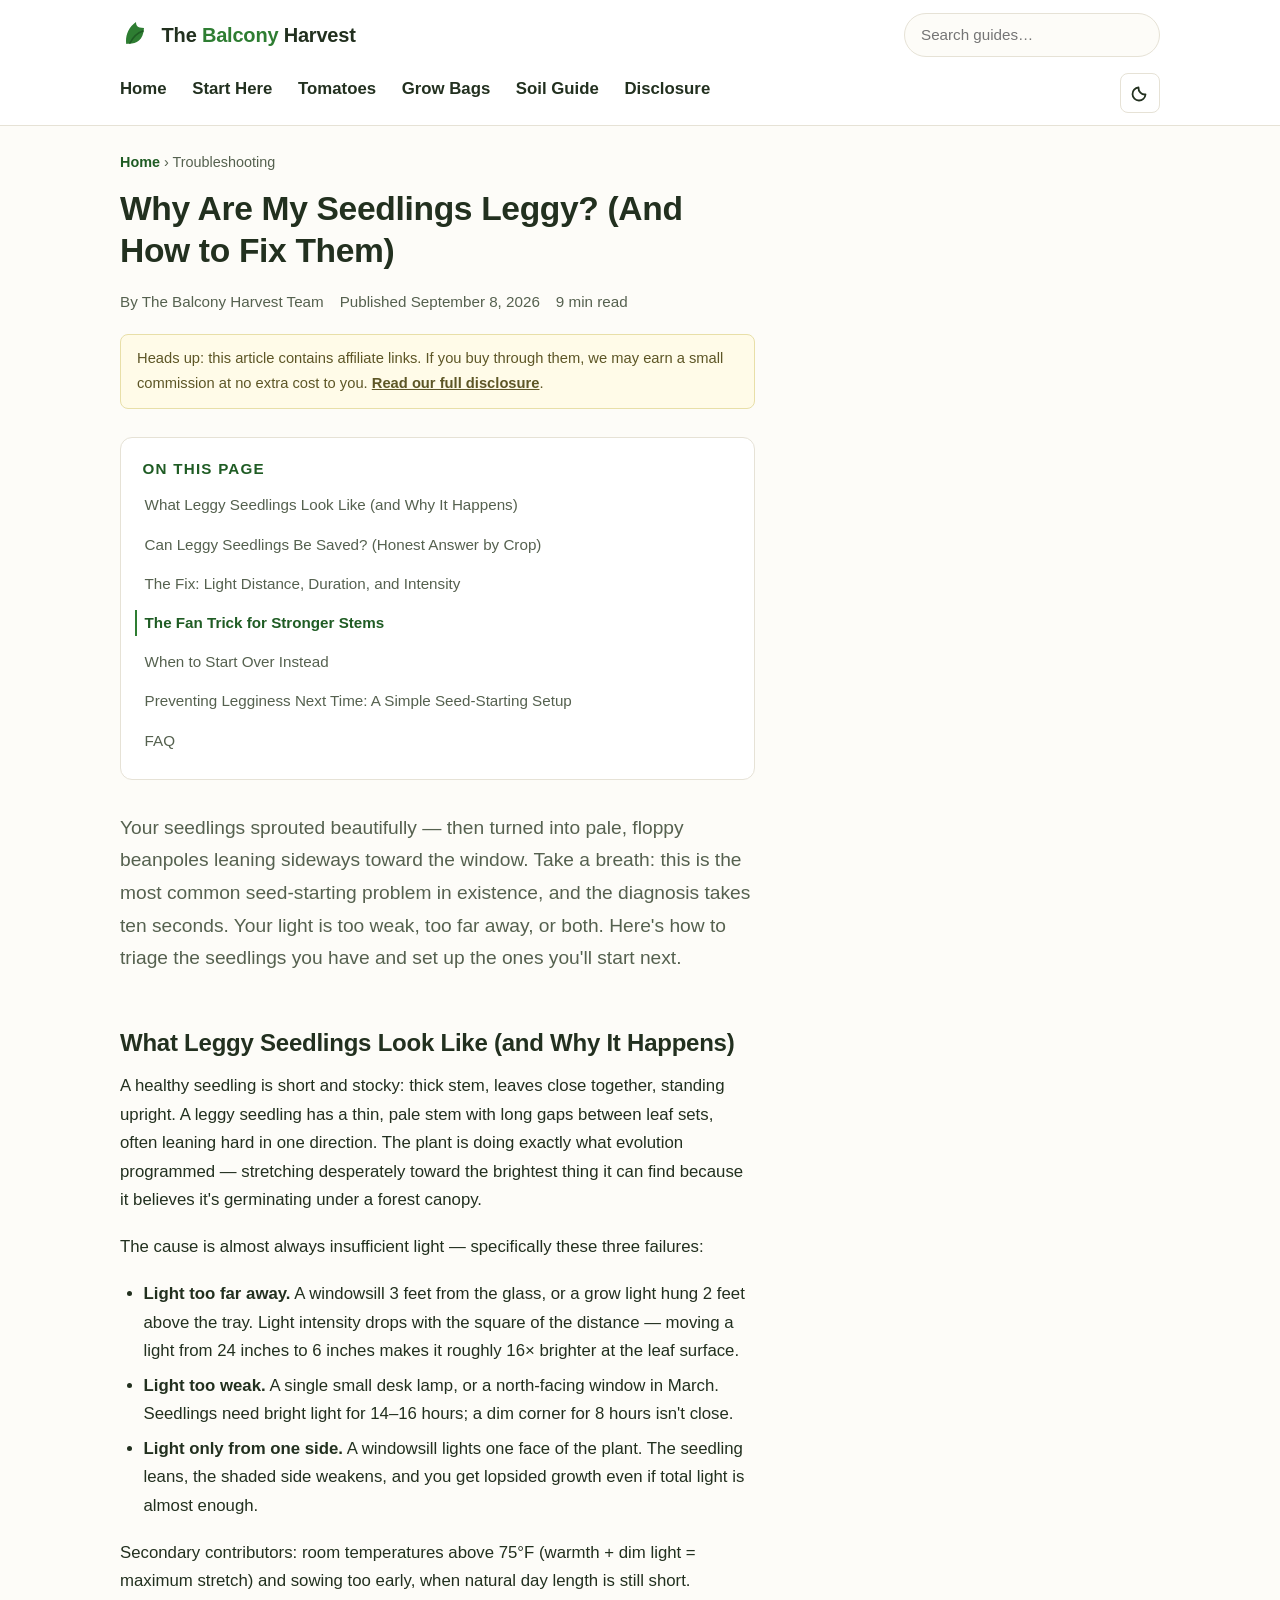
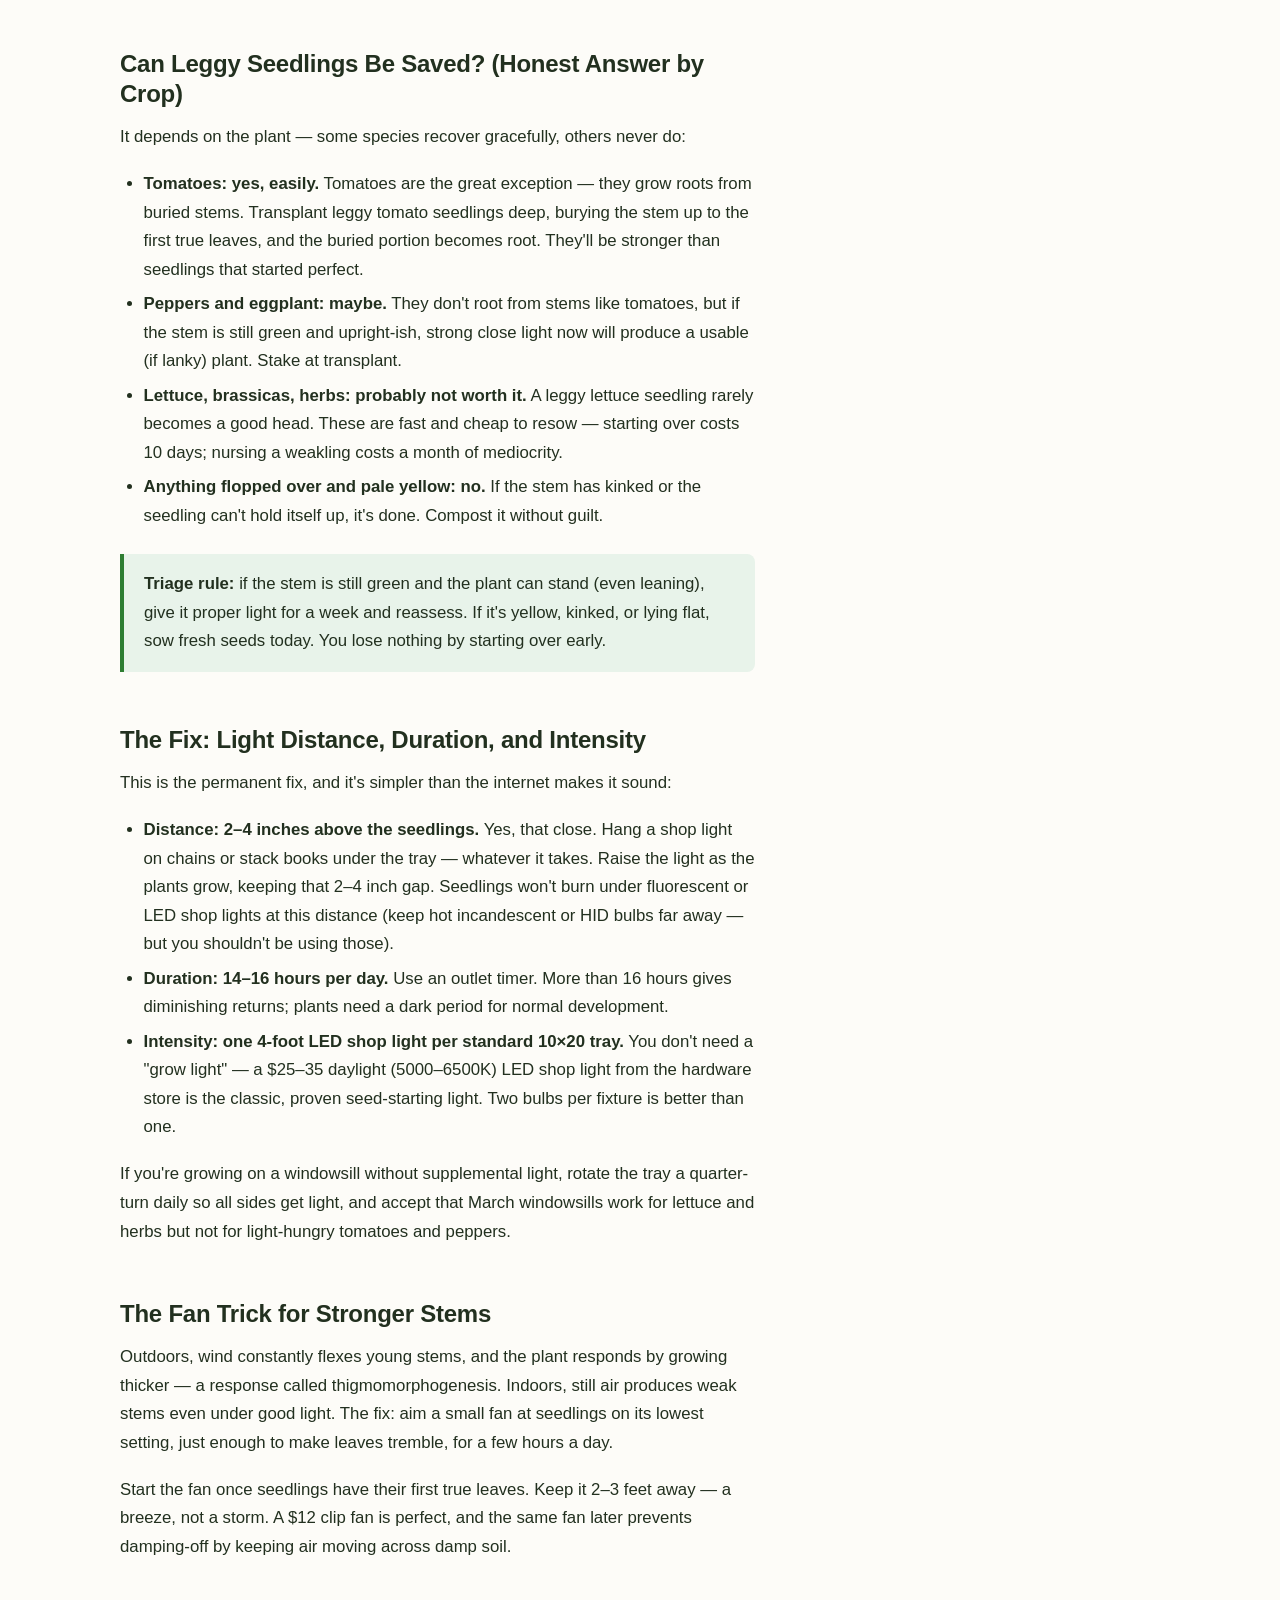
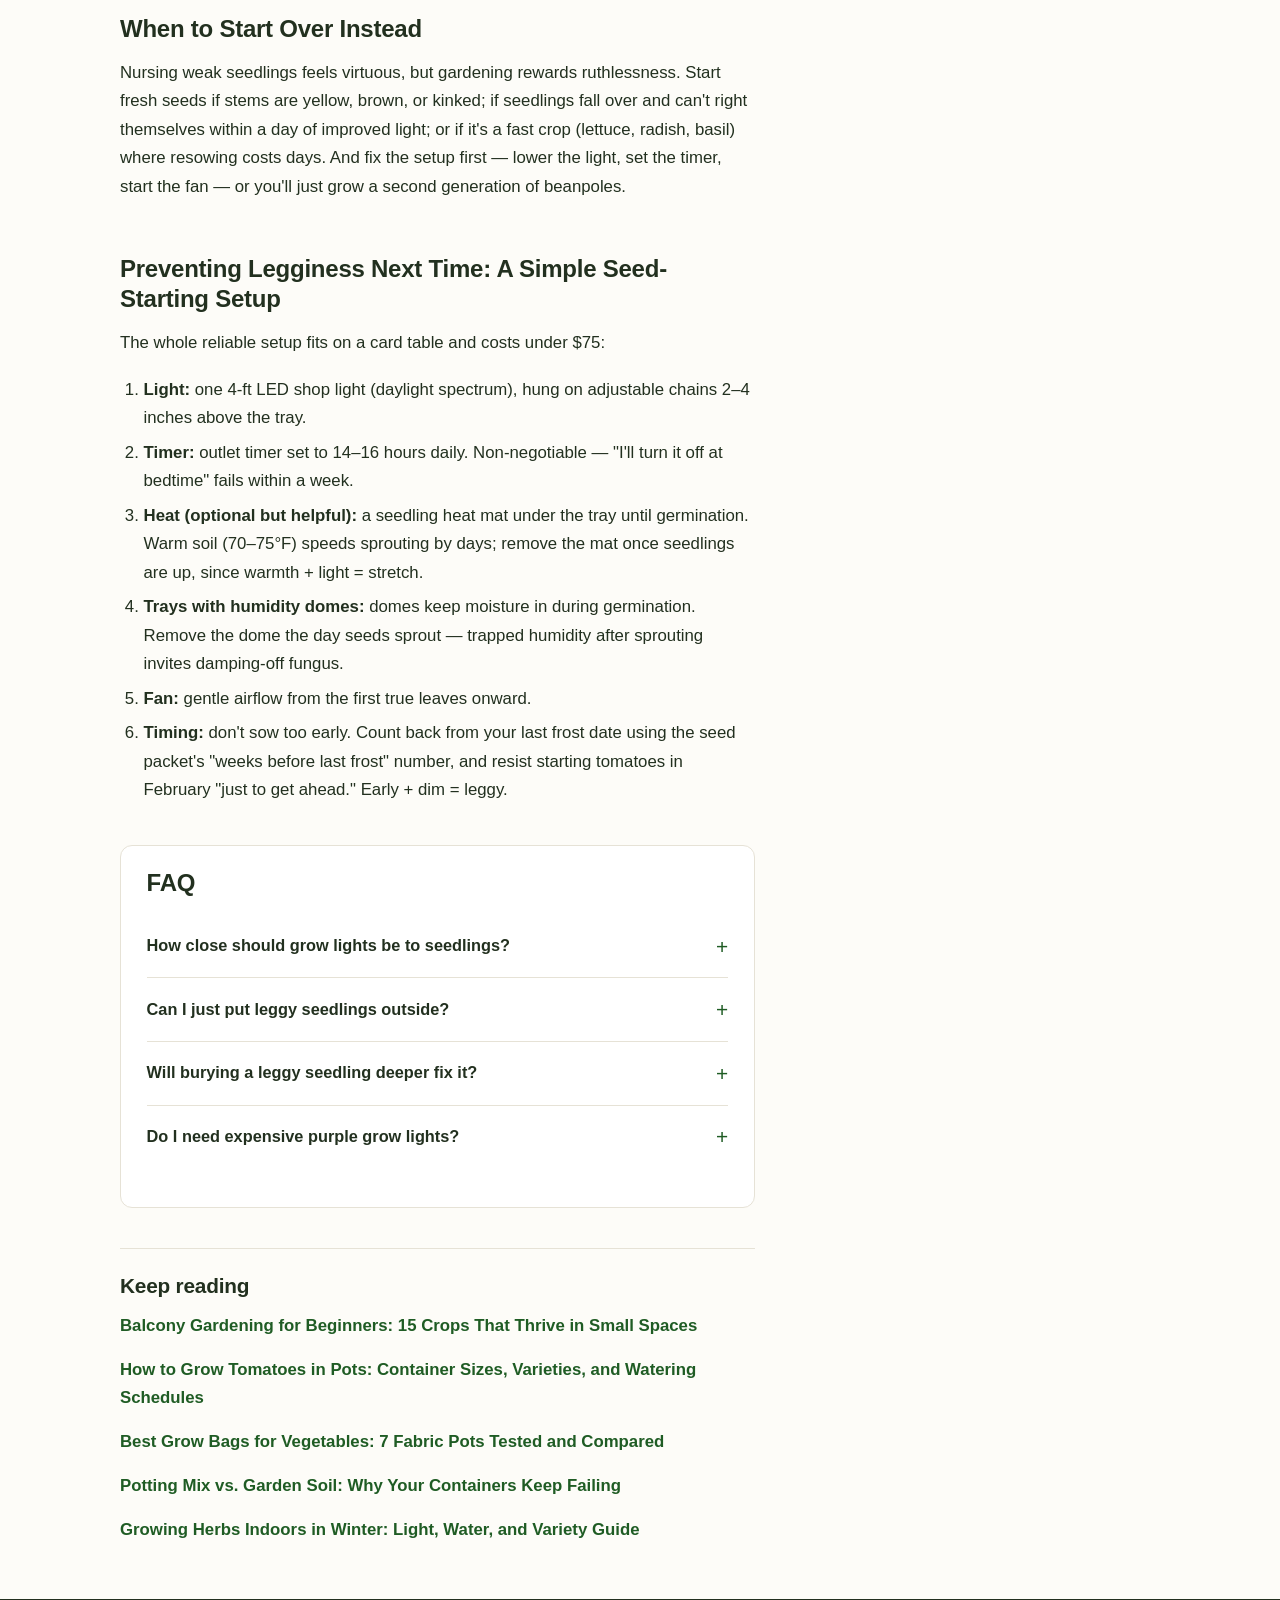
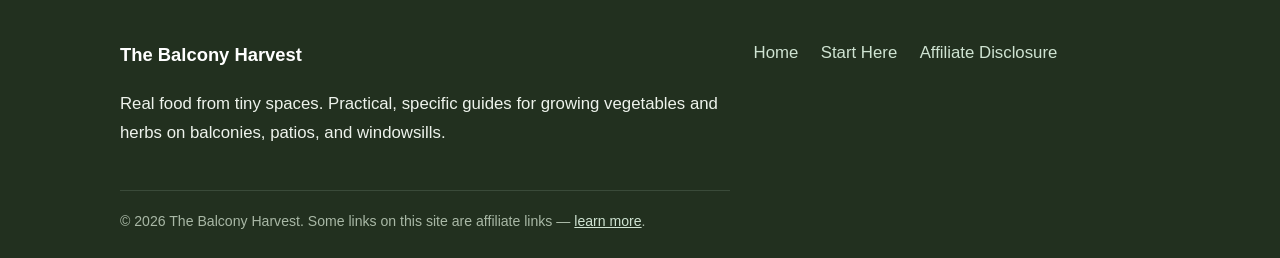
<file: articles/leggy-seedlings.html>
<!DOCTYPE html>
<html lang="en">
<head>
  <meta charset="utf-8">
  <meta name="viewport" content="width=device-width, initial-scale=1">
  <!-- MEDIVAVINE/JOURNEY: paste ad network script here -->
  <title>Why Are My Seedlings Leggy? (And How to Fix Them) | The Balcony Harvest</title>
  <meta name="description" content="Leggy seedlings? The cause is weak or distant light — diagnosed in plain language. Which seedlings can be saved, the exact light distance and schedule, the fan trick, and when to start over.">
  <meta property="og:title" content="Why Are My Seedlings Leggy? (And How to Fix Them)">
  <meta property="og:description" content="Why seedlings go leggy, which ones can be saved, the exact light setup that prevents it, and when to start over.">
  <meta property="og:type" content="article">
  <link rel="canonical" href="https://thebalconyharvest.pages.dev/articles/leggy-seedlings.html">
  <meta property="og:url" content="https://thebalconyharvest.pages.dev/articles/leggy-seedlings.html">
  <link rel="stylesheet" href="../styles.css">
  <script>(function(){try{var t=localStorage.getItem('bh-theme');if(!t)t=window.matchMedia&&window.matchMedia('(prefers-color-scheme: dark)').matches?'dark':'light';if(t==='dark')document.documentElement.setAttribute('data-theme','dark');}catch(e){}})();</script>
</head>
<body>
  <a class="skip" href="#main">Skip to content</a>

  <header class="site-header">
    <div class="header-inner">
      <a class="brand" href="../index.html" aria-label="The Balcony Harvest home">
        <svg width="32" height="32" viewBox="0 0 32 32" role="img" aria-label="Leaf logo for The Balcony Harvest"><path d="M16 3C9 8 6 15 6 22c0 1 .1 2 .3 3 1-.2 2-.3 3-.3 7 0 14-3 14.7-15.7C17 9 16 6 16 3z" fill="#2e7d32"/><path d="M10 24c3-6 7-10 13-12" stroke="#1f5c24" stroke-width="1.6" fill="none" stroke-linecap="round"/></svg>
        <span class="brand-name">The <span>Balcony</span> Harvest</span>
      </a>
            <form class="site-search" id="site-search" role="search">
        <label class="visually-hidden" for="site-search-input">Search guides</label>
        <input type="search" id="site-search-input" placeholder="Search guides&hellip;" autocomplete="off"
               aria-expanded="false" aria-controls="site-search-results" aria-autocomplete="list" role="combobox">
        <ul class="search-results" id="site-search-results" role="listbox" aria-label="Search results" hidden></ul>
      </form>
      <button class="theme-toggle" id="theme-toggle" type="button" aria-pressed="false" aria-label="Toggle dark mode">
        <svg class="icon-moon" width="18" height="18" viewBox="0 0 18 18" aria-hidden="true"><path d="M14.5 10.5A6.5 6.5 0 0 1 7.5 3.5a6.5 6.5 0 1 0 7 7z" fill="none" stroke="currentColor" stroke-width="1.8" stroke-linejoin="round"/></svg>
        <svg class="icon-sun" width="18" height="18" viewBox="0 0 18 18" aria-hidden="true"><circle cx="9" cy="9" r="3.4" fill="none" stroke="currentColor" stroke-width="1.8"/><path d="M9 1.5v2M9 14.5v2M1.5 9h2M14.5 9h2M3.7 3.7l1.4 1.4M12.9 12.9l1.4 1.4M14.3 3.7l-1.4 1.4M5.1 12.9l-1.4 1.4" stroke="currentColor" stroke-width="1.8" stroke-linecap="round"/></svg>
      </button>
      <button class="nav-toggle" aria-expanded="false" aria-controls="mainnav" onclick="var n=document.getElementById('mainnav'),b=this;b.classList.toggle('open');n.classList.toggle('open');b.setAttribute('aria-expanded',n.classList.contains('open'))">
        <svg width="18" height="18" viewBox="0 0 18 18" aria-hidden="true"><path d="M2 4h14M2 9h14M2 14h14" stroke="currentColor" stroke-width="2" stroke-linecap="round"/></svg>
        Menu
      </button>
      <nav class="main-nav" id="mainnav" aria-label="Primary">
        <ul>
          <li><a href="../index.html">Home</a></li>
          <li><a href="balcony-gardening-for-beginners.html">Start Here</a></li>
          <li><a href="grow-tomatoes-in-pots.html">Tomatoes</a></li>
          <li><a href="best-grow-bags-for-vegetables.html">Grow Bags</a></li>
          <li><a href="potting-mix-vs-garden-soil.html">Soil Guide</a></li>
          <li><a href="../disclosure.html">Disclosure</a></li>
        </ul>
      </nav>
    </div>
  </header>

  <main id="main">
    <div class="wrap">
      <p class="breadcrumb"><a href="../index.html">Home</a> &rsaquo; Troubleshooting</p>

      <article class="article-body">
        <h1>Why Are My Seedlings Leggy? (And How to Fix Them)</h1>
        <p class="article-meta">
          <span>By The Balcony Harvest Team</span>
          <span>Published September 8, 2026</span>
          <span>9 min read</span>
        </p>
        <p class="affiliate-note">Heads up: this article contains affiliate links. If you buy through them, we may earn a small commission at no extra cost to you. <a href="../disclosure.html">Read our full disclosure</a>.</p>

        <p class="lede">Your seedlings sprouted beautifully — then turned into pale, floppy beanpoles leaning sideways toward the window. Take a breath: this is the most common seed-starting problem in existence, and the diagnosis takes ten seconds. Your light is too weak, too far away, or both. Here's how to triage the seedlings you have and set up the ones you'll start next.</p>

        <h2>What Leggy Seedlings Look Like (and Why It Happens)</h2>
        <p>A healthy seedling is short and stocky: thick stem, leaves close together, standing upright. A leggy seedling has a thin, pale stem with long gaps between leaf sets, often leaning hard in one direction. The plant is doing exactly what evolution programmed — stretching desperately toward the brightest thing it can find because it believes it's germinating under a forest canopy.</p>
        <p>The cause is almost always insufficient light — specifically these three failures:</p>
        <ul>
          <li><strong>Light too far away.</strong> A windowsill 3 feet from the glass, or a grow light hung 2 feet above the tray. Light intensity drops with the square of the distance — moving a light from 24 inches to 6 inches makes it roughly 16× brighter at the leaf surface.</li>
          <li><strong>Light too weak.</strong> A single small desk lamp, or a north-facing window in March. Seedlings need bright light for 14–16 hours; a dim corner for 8 hours isn't close.</li>
          <li><strong>Light only from one side.</strong> A windowsill lights one face of the plant. The seedling leans, the shaded side weakens, and you get lopsided growth even if total light is almost enough.</li>
        </ul>
        <p>Secondary contributors: room temperatures above 75°F (warmth + dim light = maximum stretch) and sowing too early, when natural day length is still short.</p>

        <h2>Can Leggy Seedlings Be Saved? (Honest Answer by Crop)</h2>
        <p>It depends on the plant — some species recover gracefully, others never do:</p>
        <ul>
          <li><strong>Tomatoes: yes, easily.</strong> Tomatoes are the great exception — they grow roots from buried stems. Transplant leggy tomato seedlings deep, burying the stem up to the first true leaves, and the buried portion becomes root. They'll be stronger than seedlings that started perfect.</li>
          <li><strong>Peppers and eggplant: maybe.</strong> They don't root from stems like tomatoes, but if the stem is still green and upright-ish, strong close light now will produce a usable (if lanky) plant. Stake at transplant.</li>
          <li><strong>Lettuce, brassicas, herbs: probably not worth it.</strong> A leggy lettuce seedling rarely becomes a good head. These are fast and cheap to resow — starting over costs 10 days; nursing a weakling costs a month of mediocrity.</li>
          <li><strong>Anything flopped over and pale yellow: no.</strong> If the stem has kinked or the seedling can't hold itself up, it's done. Compost it without guilt.</li>
        </ul>
        <div class="callout"><strong>Triage rule:</strong> if the stem is still green and the plant can stand (even leaning), give it proper light for a week and reassess. If it's yellow, kinked, or lying flat, sow fresh seeds today. You lose nothing by starting over early.</div>

        <h2>The Fix: Light Distance, Duration, and Intensity</h2>
        <p>This is the permanent fix, and it's simpler than the internet makes it sound:</p>
        <ul>
          <li><strong>Distance: 2–4 inches above the seedlings.</strong> Yes, that close. Hang a shop light on chains or stack books under the tray — whatever it takes. Raise the light as the plants grow, keeping that 2–4 inch gap. Seedlings won't burn under fluorescent or LED shop lights at this distance (keep hot incandescent or HID bulbs far away — but you shouldn't be using those).</li>
          <li><strong>Duration: 14–16 hours per day.</strong> Use an outlet timer. More than 16 hours gives diminishing returns; plants need a dark period for normal development.</li>
          <li><strong>Intensity: one 4-foot LED shop light per standard 10×20 tray.</strong> You don't need a "grow light" — a $25–35 daylight (5000–6500K) LED shop light from the hardware store is the classic, proven seed-starting light. Two bulbs per fixture is better than one.</li>
        </ul>
        <p>If you're growing on a windowsill without supplemental light, rotate the tray a quarter-turn daily so all sides get light, and accept that March windowsills work for lettuce and herbs but not for light-hungry tomatoes and peppers.</p>
        <!-- AFFILIATE: LED shop light (daylight 5000-6500K), outlet timer, seed-starting trays with humidity domes. -->

        <h2>The Fan Trick for Stronger Stems</h2>
        <p>Outdoors, wind constantly flexes young stems, and the plant responds by growing thicker — a response called thigmomorphogenesis. Indoors, still air produces weak stems even under good light. The fix: aim a small fan at seedlings on its lowest setting, just enough to make leaves tremble, for a few hours a day.</p>
        <p>Start the fan once seedlings have their first true leaves. Keep it 2–3 feet away — a breeze, not a storm. A $12 clip fan is perfect, and the same fan later prevents damping-off by keeping air moving across damp soil.</p>
        <!-- AFFILIATE: small clip fan for seedlings. -->

        <h2>When to Start Over Instead</h2>
        <p>Nursing weak seedlings feels virtuous, but gardening rewards ruthlessness. Start fresh seeds if stems are yellow, brown, or kinked; if seedlings fall over and can't right themselves within a day of improved light; or if it's a fast crop (lettuce, radish, basil) where resowing costs days. And fix the setup first — lower the light, set the timer, start the fan — or you'll just grow a second generation of beanpoles.</p>
        <!-- AFFILIATE: seedling heat mat (speeds germination so second sowings catch up faster). -->

        <h2>Preventing Legginess Next Time: A Simple Seed-Starting Setup</h2>
        <p>The whole reliable setup fits on a card table and costs under $75:</p>
        <ol>
          <li><strong>Light:</strong> one 4-ft LED shop light (daylight spectrum), hung on adjustable chains 2–4 inches above the tray.</li>
          <li><strong>Timer:</strong> outlet timer set to 14–16 hours daily. Non-negotiable — "I'll turn it off at bedtime" fails within a week.</li>
          <li><strong>Heat (optional but helpful):</strong> a seedling heat mat under the tray until germination. Warm soil (70–75°F) speeds sprouting by days; remove the mat once seedlings are up, since warmth + light = stretch.</li>
          <li><strong>Trays with humidity domes:</strong> domes keep moisture in during germination. Remove the dome the day seeds sprout — trapped humidity after sprouting invites damping-off fungus.</li>
          <li><strong>Fan:</strong> gentle airflow from the first true leaves onward.</li>
          <li><strong>Timing:</strong> don't sow too early. Count back from your last frost date using the seed packet's "weeks before last frost" number, and resist starting tomatoes in February "just to get ahead." Early + dim = leggy.</li>
        </ol>

        <div class="faq">
          <h2>FAQ</h2>
          <dl>
            <dt>How close should grow lights be to seedlings?</dt>
            <dd>2–4 inches above the tops of the seedlings for fluorescent or LED shop lights. Raise the light as plants grow to maintain the gap. This single adjustment fixes most legginess.</dd>
            <dt>Can I just put leggy seedlings outside?</dt>
            <dd>Not directly — sun and wind will scorch indoor-softened seedlings. Harden them off over 7–10 days first, and only after nights stay above 50°F.</dd>
            <dt>Will burying a leggy seedling deeper fix it?</dt>
            <dd>For tomatoes, yes — they root along buried stems. For most other vegetables, burying deeper risks stem rot. Peppers tolerate planting slightly deeper; lettuce and herbs do not.</dd>
            <dt>Do I need expensive purple grow lights?</dt>
            <dd>No. A basic daylight LED shop light grows excellent seedlings. Expensive full-spectrum panels matter more for fruiting plants indoors, not for the 6–8 week seedling stage.</dd>
          </dl>
        </div>

        <section class="keep-reading" aria-label="Keep reading">
          <h2>Keep reading</h2>
          <ul>
            <li><a href="balcony-gardening-for-beginners.html">Balcony Gardening for Beginners: 15 Crops That Thrive in Small Spaces</a></li>
            <li><a href="grow-tomatoes-in-pots.html">How to Grow Tomatoes in Pots: Container Sizes, Varieties, and Watering Schedules</a></li>
            <li><a href="best-grow-bags-for-vegetables.html">Best Grow Bags for Vegetables: 7 Fabric Pots Tested and Compared</a></li>
            <li><a href="potting-mix-vs-garden-soil.html">Potting Mix vs. Garden Soil: Why Your Containers Keep Failing</a></li>
            <li><a href="growing-herbs-indoors-in-winter.html">Growing Herbs Indoors in Winter: Light, Water, and Variety Guide</a></li>
          </ul>
        </section>
      </article>
    </div>
  </main>

  <footer class="site-footer">
    <div class="footer-inner">
      <div>
        <p class="footer-brand">The Balcony Harvest</p>
        <p>Real food from tiny spaces. Practical, specific guides for growing vegetables and herbs on balconies, patios, and windowsills.</p>
      </div>
      <nav class="footer-nav" aria-label="Footer">
        <ul>
          <li><a href="../index.html">Home</a></li>
          <li><a href="balcony-gardening-for-beginners.html">Start Here</a></li>
          <li><a href="../disclosure.html">Affiliate Disclosure</a></li>
        </ul>
      </nav>
      <p class="footer-small">© 2026 The Balcony Harvest. Some links on this site are affiliate links — <a href="../disclosure.html">learn more</a>.</p>
    </div>
  </footer>
  <script src="../assets/site.js" defer></script>
</body>
</html>
</file>
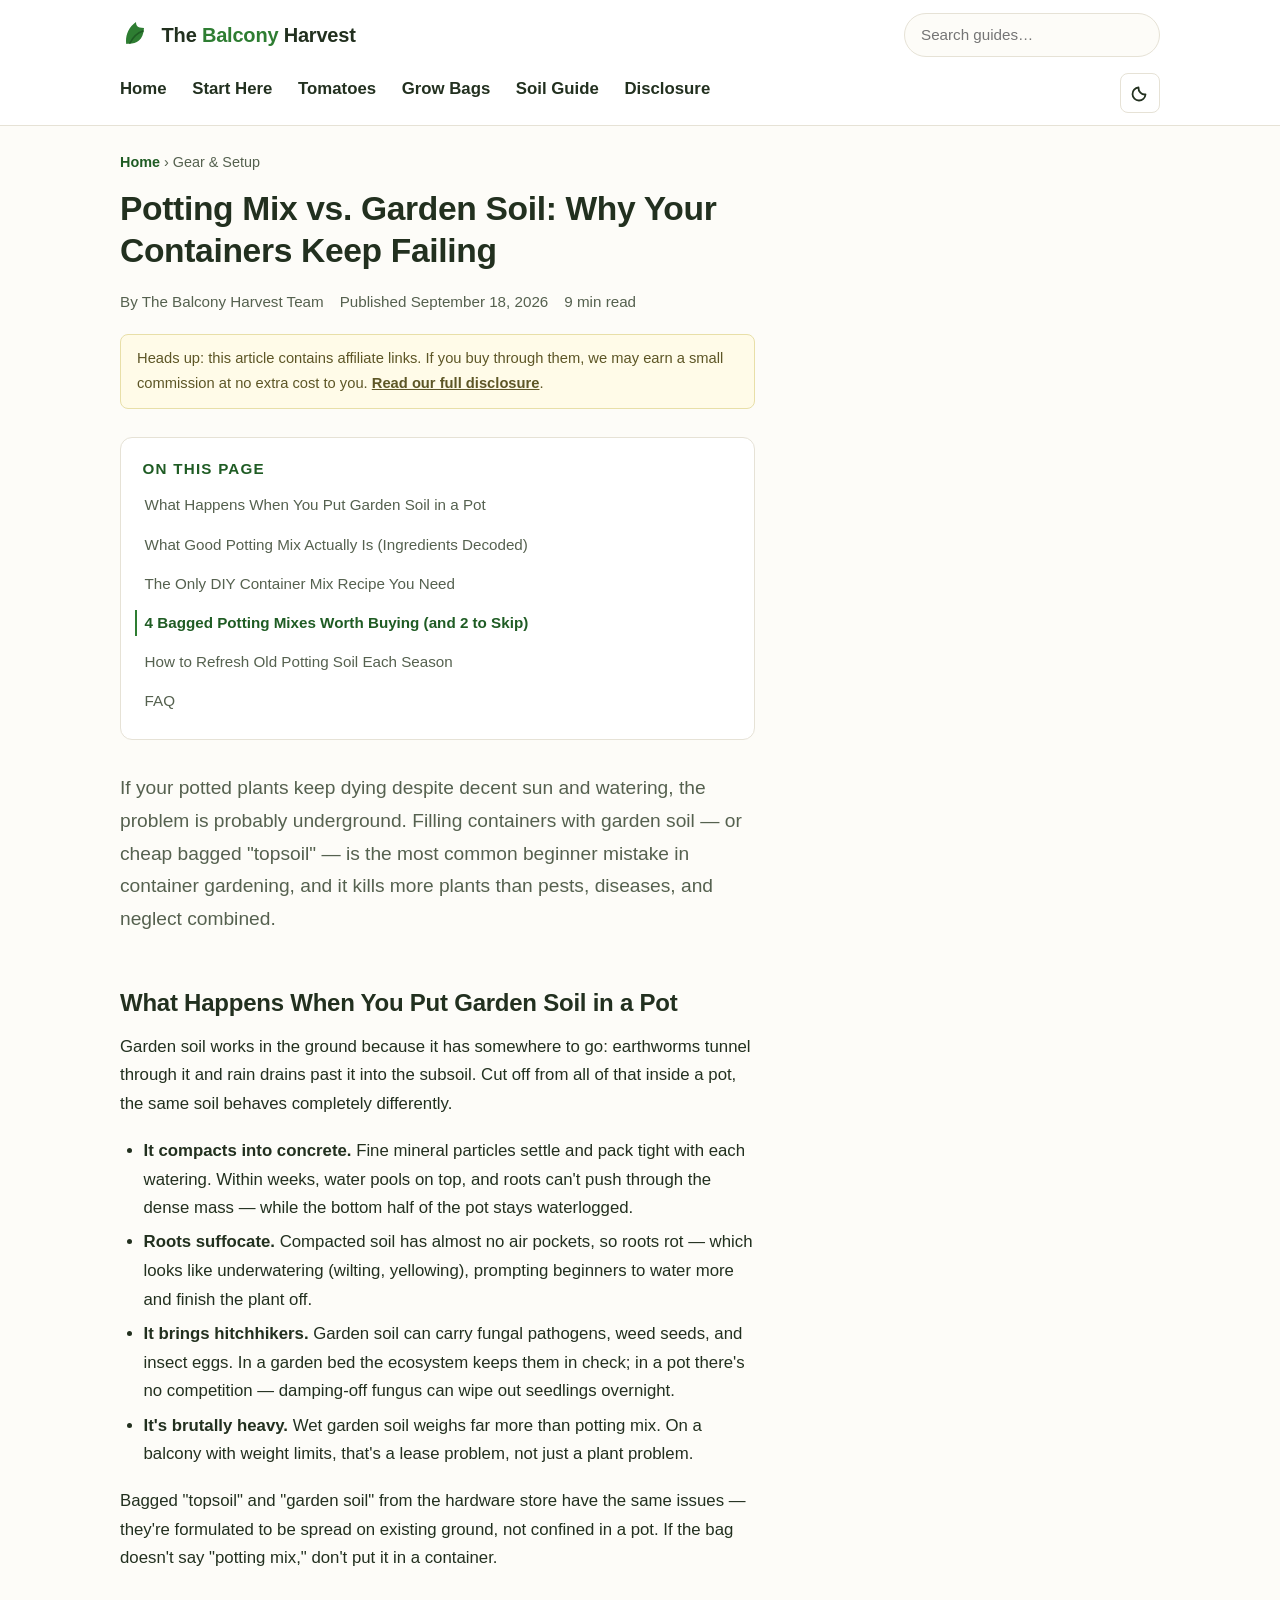
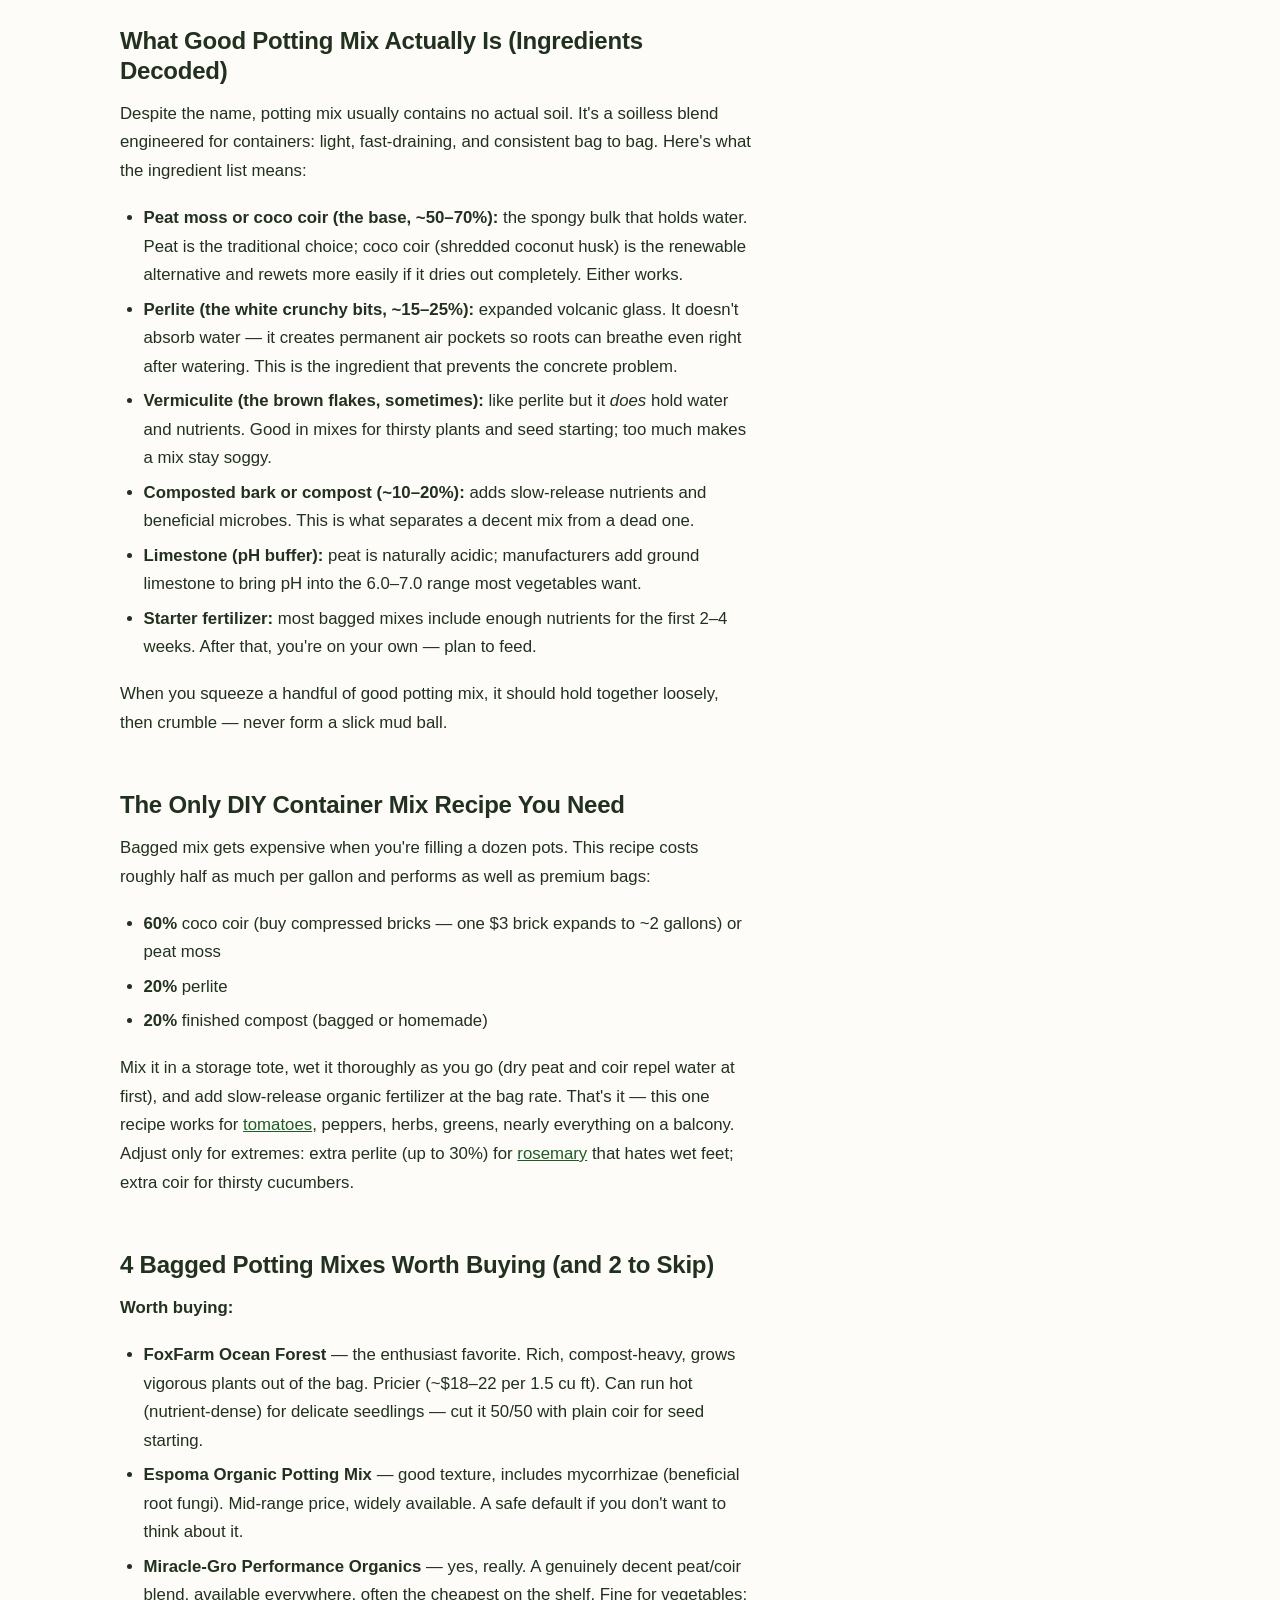
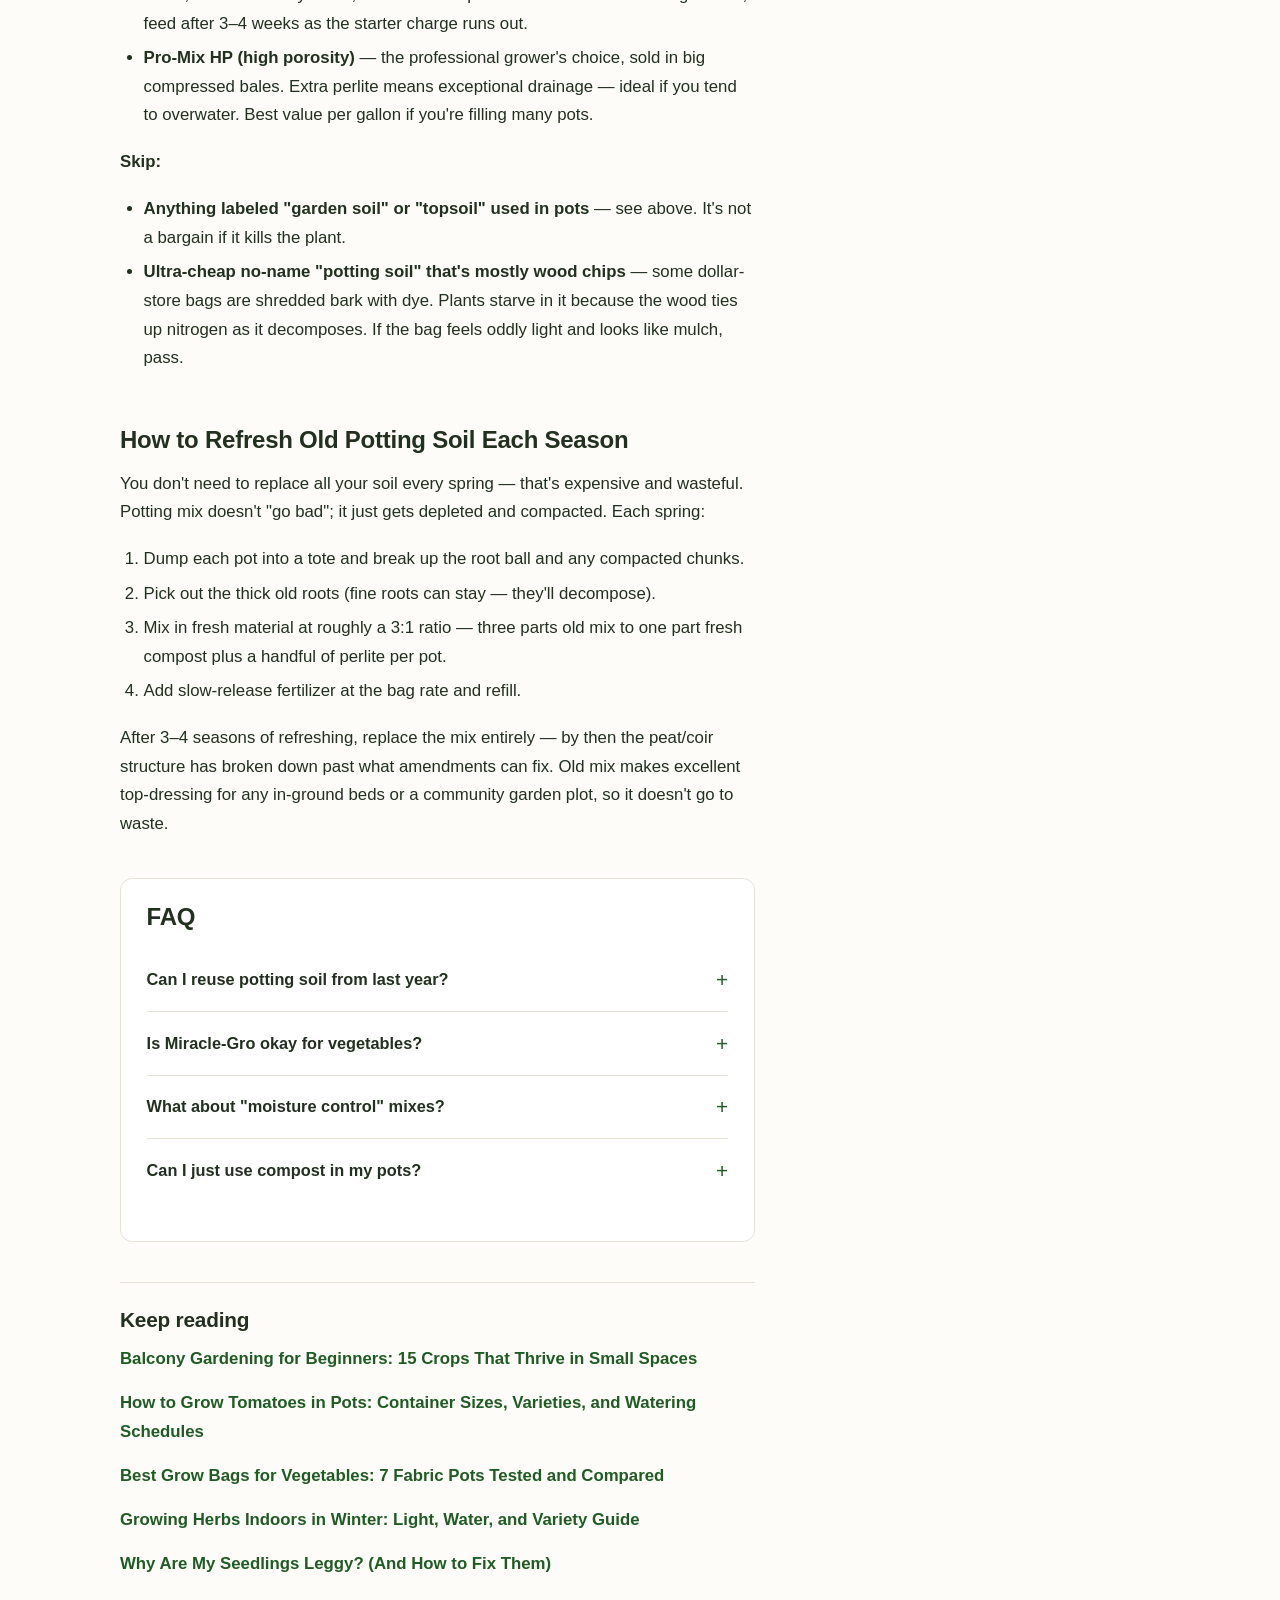
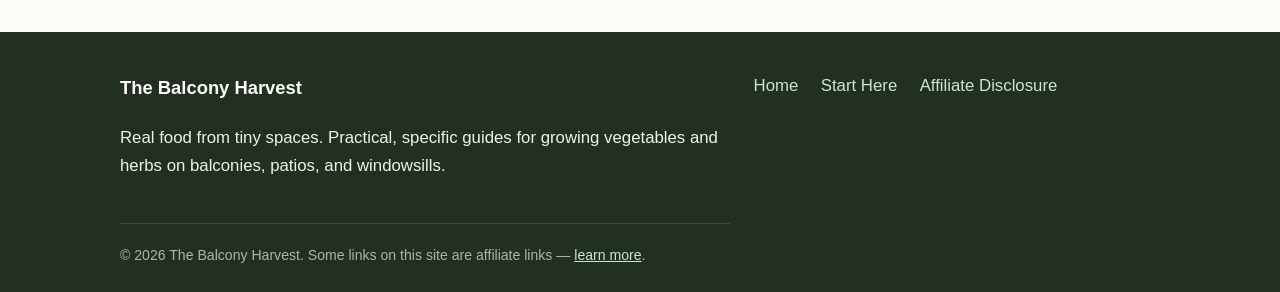
<file: articles/potting-mix-vs-garden-soil.html>
<!DOCTYPE html>
<html lang="en">
<head>
  <meta charset="utf-8">
  <meta name="viewport" content="width=device-width, initial-scale=1">
  <!-- MEDIVAVINE/JOURNEY: paste ad network script here -->
  <title>Potting Mix vs. Garden Soil: Why Your Containers Keep Failing | The Balcony Harvest</title>
  <meta name="description" content="Garden soil compacts into concrete in pots. Learn why, what good potting mix actually contains, the only DIY container mix recipe you need, and which bagged mixes are worth buying.">
  <meta property="og:title" content="Potting Mix vs. Garden Soil: Why Your Containers Keep Failing">
  <meta property="og:description" content="Why garden soil kills container plants, what potting mix actually is, the only DIY recipe you need, and 4 bagged mixes worth buying.">
  <meta property="og:type" content="article">
  <link rel="canonical" href="https://thebalconyharvest.pages.dev/articles/potting-mix-vs-garden-soil.html">
  <meta property="og:url" content="https://thebalconyharvest.pages.dev/articles/potting-mix-vs-garden-soil.html">
  <link rel="stylesheet" href="../styles.css">
  <script>(function(){try{var t=localStorage.getItem('bh-theme');if(!t)t=window.matchMedia&&window.matchMedia('(prefers-color-scheme: dark)').matches?'dark':'light';if(t==='dark')document.documentElement.setAttribute('data-theme','dark');}catch(e){}})();</script>
</head>
<body>
  <a class="skip" href="#main">Skip to content</a>

  <header class="site-header">
    <div class="header-inner">
      <a class="brand" href="../index.html" aria-label="The Balcony Harvest home">
        <svg width="32" height="32" viewBox="0 0 32 32" role="img" aria-label="Leaf logo for The Balcony Harvest"><path d="M16 3C9 8 6 15 6 22c0 1 .1 2 .3 3 1-.2 2-.3 3-.3 7 0 14-3 14.7-15.7C17 9 16 6 16 3z" fill="#2e7d32"/><path d="M10 24c3-6 7-10 13-12" stroke="#1f5c24" stroke-width="1.6" fill="none" stroke-linecap="round"/></svg>
        <span class="brand-name">The <span>Balcony</span> Harvest</span>
      </a>
            <form class="site-search" id="site-search" role="search">
        <label class="visually-hidden" for="site-search-input">Search guides</label>
        <input type="search" id="site-search-input" placeholder="Search guides&hellip;" autocomplete="off"
               aria-expanded="false" aria-controls="site-search-results" aria-autocomplete="list" role="combobox">
        <ul class="search-results" id="site-search-results" role="listbox" aria-label="Search results" hidden></ul>
      </form>
      <button class="theme-toggle" id="theme-toggle" type="button" aria-pressed="false" aria-label="Toggle dark mode">
        <svg class="icon-moon" width="18" height="18" viewBox="0 0 18 18" aria-hidden="true"><path d="M14.5 10.5A6.5 6.5 0 0 1 7.5 3.5a6.5 6.5 0 1 0 7 7z" fill="none" stroke="currentColor" stroke-width="1.8" stroke-linejoin="round"/></svg>
        <svg class="icon-sun" width="18" height="18" viewBox="0 0 18 18" aria-hidden="true"><circle cx="9" cy="9" r="3.4" fill="none" stroke="currentColor" stroke-width="1.8"/><path d="M9 1.5v2M9 14.5v2M1.5 9h2M14.5 9h2M3.7 3.7l1.4 1.4M12.9 12.9l1.4 1.4M14.3 3.7l-1.4 1.4M5.1 12.9l-1.4 1.4" stroke="currentColor" stroke-width="1.8" stroke-linecap="round"/></svg>
      </button>
      <button class="nav-toggle" aria-expanded="false" aria-controls="mainnav" onclick="var n=document.getElementById('mainnav'),b=this;b.classList.toggle('open');n.classList.toggle('open');b.setAttribute('aria-expanded',n.classList.contains('open'))">
        <svg width="18" height="18" viewBox="0 0 18 18" aria-hidden="true"><path d="M2 4h14M2 9h14M2 14h14" stroke="currentColor" stroke-width="2" stroke-linecap="round"/></svg>
        Menu
      </button>
      <nav class="main-nav" id="mainnav" aria-label="Primary">
        <ul>
          <li><a href="../index.html">Home</a></li>
          <li><a href="balcony-gardening-for-beginners.html">Start Here</a></li>
          <li><a href="grow-tomatoes-in-pots.html">Tomatoes</a></li>
          <li><a href="best-grow-bags-for-vegetables.html">Grow Bags</a></li>
          <li><a href="potting-mix-vs-garden-soil.html">Soil Guide</a></li>
          <li><a href="../disclosure.html">Disclosure</a></li>
        </ul>
      </nav>
    </div>
  </header>

  <main id="main">
    <div class="wrap">
      <p class="breadcrumb"><a href="../index.html">Home</a> &rsaquo; Gear &amp; Setup</p>

      <article class="article-body">
        <h1>Potting Mix vs. Garden Soil: Why Your Containers Keep Failing</h1>
        <p class="article-meta">
          <span>By The Balcony Harvest Team</span>
          <span>Published September 18, 2026</span>
          <span>9 min read</span>
        </p>
        <p class="affiliate-note">Heads up: this article contains affiliate links. If you buy through them, we may earn a small commission at no extra cost to you. <a href="../disclosure.html">Read our full disclosure</a>.</p>

        <p class="lede">If your potted plants keep dying despite decent sun and watering, the problem is probably underground. Filling containers with garden soil — or cheap bagged "topsoil" — is the most common beginner mistake in container gardening, and it kills more plants than pests, diseases, and neglect combined.</p>

        <h2>What Happens When You Put Garden Soil in a Pot</h2>
        <p>Garden soil works in the ground because it has somewhere to go: earthworms tunnel through it and rain drains past it into the subsoil. Cut off from all of that inside a pot, the same soil behaves completely differently.</p>
        <ul>
          <li><strong>It compacts into concrete.</strong> Fine mineral particles settle and pack tight with each watering. Within weeks, water pools on top, and roots can't push through the dense mass — while the bottom half of the pot stays waterlogged.</li>
          <li><strong>Roots suffocate.</strong> Compacted soil has almost no air pockets, so roots rot — which looks like underwatering (wilting, yellowing), prompting beginners to water more and finish the plant off.</li>
          <li><strong>It brings hitchhikers.</strong> Garden soil can carry fungal pathogens, weed seeds, and insect eggs. In a garden bed the ecosystem keeps them in check; in a pot there's no competition — damping-off fungus can wipe out seedlings overnight.</li>
          <li><strong>It's brutally heavy.</strong> Wet garden soil weighs far more than potting mix. On a balcony with weight limits, that's a lease problem, not just a plant problem.</li>
        </ul>
        <p>Bagged "topsoil" and "garden soil" from the hardware store have the same issues — they're formulated to be spread on existing ground, not confined in a pot. If the bag doesn't say "potting mix," don't put it in a container.</p>

        <h2>What Good Potting Mix Actually Is (Ingredients Decoded)</h2>
        <p>Despite the name, potting mix usually contains no actual soil. It's a soilless blend engineered for containers: light, fast-draining, and consistent bag to bag. Here's what the ingredient list means:</p>
        <ul>
          <li><strong>Peat moss or coco coir (the base, ~50–70%):</strong> the spongy bulk that holds water. Peat is the traditional choice; coco coir (shredded coconut husk) is the renewable alternative and rewets more easily if it dries out completely. Either works.</li>
          <li><strong>Perlite (the white crunchy bits, ~15–25%):</strong> expanded volcanic glass. It doesn't absorb water — it creates permanent air pockets so roots can breathe even right after watering. This is the ingredient that prevents the concrete problem.</li>
          <li><strong>Vermiculite (the brown flakes, sometimes):</strong> like perlite but it <em>does</em> hold water and nutrients. Good in mixes for thirsty plants and seed starting; too much makes a mix stay soggy.</li>
          <li><strong>Composted bark or compost (~10–20%):</strong> adds slow-release nutrients and beneficial microbes. This is what separates a decent mix from a dead one.</li>
          <li><strong>Limestone (pH buffer):</strong> peat is naturally acidic; manufacturers add ground limestone to bring pH into the 6.0–7.0 range most vegetables want.</li>
          <li><strong>Starter fertilizer:</strong> most bagged mixes include enough nutrients for the first 2–4 weeks. After that, you're on your own — plan to feed.</li>
        </ul>
        <p>When you squeeze a handful of good potting mix, it should hold together loosely, then crumble — never form a slick mud ball.</p>

        <h2>The Only DIY Container Mix Recipe You Need</h2>
        <p>Bagged mix gets expensive when you're filling a dozen pots. This recipe costs roughly half as much per gallon and performs as well as premium bags:</p>
        <ul>
          <li><strong>60%</strong> coco coir (buy compressed bricks — one $3 brick expands to ~2 gallons) or peat moss</li>
          <li><strong>20%</strong> perlite</li>
          <li><strong>20%</strong> finished compost (bagged or homemade)</li>
        </ul>
        <p>Mix it in a storage tote, wet it thoroughly as you go (dry peat and coir repel water at first), and add slow-release organic fertilizer at the bag rate. That's it — this one recipe works for <a href="grow-tomatoes-in-pots.html">tomatoes</a>, peppers, herbs, greens, nearly everything on a balcony. Adjust only for extremes: extra perlite (up to 30%) for <a href="easiest-herbs-for-beginners.html">rosemary</a> that hates wet feet; extra coir for thirsty cucumbers.</p>
        <!-- AFFILIATE: coco coir bricks, perlite, bagged compost. -->

        <h2>4 Bagged Potting Mixes Worth Buying (and 2 to Skip)</h2>
        <p><strong>Worth buying:</strong></p>
        <ul>
          <li><strong>FoxFarm Ocean Forest</strong> — the enthusiast favorite. Rich, compost-heavy, grows vigorous plants out of the bag. Pricier (~$18–22 per 1.5 cu ft). Can run hot (nutrient-dense) for delicate seedlings — cut it 50/50 with plain coir for seed starting.</li>
          <li><strong>Espoma Organic Potting Mix</strong> — good texture, includes mycorrhizae (beneficial root fungi). Mid-range price, widely available. A safe default if you don't want to think about it.</li>
          <li><strong>Miracle-Gro Performance Organics</strong> — yes, really. A genuinely decent peat/coir blend, available everywhere, often the cheapest on the shelf. Fine for vegetables; feed after 3–4 weeks as the starter charge runs out.</li>
          <li><strong>Pro-Mix HP (high porosity)</strong> — the professional grower's choice, sold in big compressed bales. Extra perlite means exceptional drainage — ideal if you tend to overwater. Best value per gallon if you're filling many pots.</li>
        </ul>
        <!-- AFFILIATE: link the recommended bagged mixes on Amazon. -->
        <p><strong>Skip:</strong></p>
        <ul>
          <li><strong>Anything labeled "garden soil" or "topsoil" used in pots</strong> — see above. It's not a bargain if it kills the plant.</li>
          <li><strong>Ultra-cheap no-name "potting soil" that's mostly wood chips</strong> — some dollar-store bags are shredded bark with dye. Plants starve in it because the wood ties up nitrogen as it decomposes. If the bag feels oddly light and looks like mulch, pass.</li>
        </ul>

        <h2>How to Refresh Old Potting Soil Each Season</h2>
        <p>You don't need to replace all your soil every spring — that's expensive and wasteful. Potting mix doesn't "go bad"; it just gets depleted and compacted. Each spring:</p>
        <ol>
          <li>Dump each pot into a tote and break up the root ball and any compacted chunks.</li>
          <li>Pick out the thick old roots (fine roots can stay — they'll decompose).</li>
          <li>Mix in fresh material at roughly a 3:1 ratio — three parts old mix to one part fresh compost plus a handful of perlite per pot.</li>
          <li>Add slow-release fertilizer at the bag rate and refill.</li>
        </ol>
        <p>After 3–4 seasons of refreshing, replace the mix entirely — by then the peat/coir structure has broken down past what amendments can fix. Old mix makes excellent top-dressing for any in-ground beds or a community garden plot, so it doesn't go to waste.</p>

        <div class="faq">
          <h2>FAQ</h2>
          <dl>
            <dt>Can I reuse potting soil from last year?</dt>
            <dd>Yes — refresh it as described above. Exception: if a plant died of an obvious disease (wilt, blight), don't reuse that soil for the same crop family. When in doubt, old soil goes to flowers or the compost, not next year's tomatoes.</dd>
            <dt>Is Miracle-Gro okay for vegetables?</dt>
            <dd>The potting mixes are fine. The synthetic blue-crystal fertilizer works too, though we prefer organic slow-release for containers because it's harder to over-apply. Either way, follow the label — more is not better.</dd>
            <dt>What about "moisture control" mixes?</dt>
            <dd>They contain water-absorbing crystals meant to reduce watering. In practice they make moisture harder to judge by feel and can keep the root zone too wet for herbs. Standard mix plus mulch gives the same benefit with more control. Skip them.</dd>
            <dt>Can I just use compost in my pots?</dt>
            <dd>No — straight compost is too dense, too rich, and stays too wet in a container. Compost is an <em>ingredient</em> (about 20% of the recipe), not the whole mix.</dd>
          </dl>
        </div>

        <section class="keep-reading" aria-label="Keep reading">
          <h2>Keep reading</h2>
          <ul>
            <li><a href="balcony-gardening-for-beginners.html">Balcony Gardening for Beginners: 15 Crops That Thrive in Small Spaces</a></li>
            <li><a href="grow-tomatoes-in-pots.html">How to Grow Tomatoes in Pots: Container Sizes, Varieties, and Watering Schedules</a></li>
            <li><a href="best-grow-bags-for-vegetables.html">Best Grow Bags for Vegetables: 7 Fabric Pots Tested and Compared</a></li>
            <li><a href="growing-herbs-indoors-in-winter.html">Growing Herbs Indoors in Winter: Light, Water, and Variety Guide</a></li>
            <li><a href="leggy-seedlings.html">Why Are My Seedlings Leggy? (And How to Fix Them)</a></li>
          </ul>
        </section>
      </article>
    </div>
  </main>

  <footer class="site-footer">
    <div class="footer-inner">
      <div>
        <p class="footer-brand">The Balcony Harvest</p>
        <p>Real food from tiny spaces. Practical, specific guides for growing vegetables and herbs on balconies, patios, and windowsills.</p>
      </div>
      <nav class="footer-nav" aria-label="Footer">
        <ul>
          <li><a href="../index.html">Home</a></li>
          <li><a href="balcony-gardening-for-beginners.html">Start Here</a></li>
          <li><a href="../disclosure.html">Affiliate Disclosure</a></li>
        </ul>
      </nav>
      <p class="footer-small">© 2026 The Balcony Harvest. Some links on this site are affiliate links — <a href="../disclosure.html">learn more</a>.</p>
    </div>
  </footer>
  <script src="../assets/site.js" defer></script>
</body>
</html>
</file>
<file: styles.css>
/* The Balcony Harvest — styles.css
   Clean editorial blog. Mobile-first, no frameworks. */

/* ---------- Tokens ---------- */
:root {
  --accent: #2e7d32;          /* leaf green */
  --accent-dark: #1f5c24;
  --accent-soft: #e8f3ea;
  --ink: #22301f;
  --ink-soft: #55614f;
  --paper: #fdfcf8;
  --card: #ffffff;
  --line: #e6e2d6;
  --radius: 12px;
  --maxw: 1080px;
  --measure: 68ch;
  --font: -apple-system, BlinkMacSystemFont, "Segoe UI", Roboto, Helvetica, Arial, sans-serif,
          "Apple Color Emoji", "Segoe UI Emoji";
}

/* ---------- Reset / base ---------- */
*, *::before, *::after { box-sizing: border-box; }
html { -webkit-text-size-adjust: 100%; }
body {
  margin: 0;
  font-family: var(--font);
  color: var(--ink);
  background: var(--paper);
  line-height: 1.7;
  font-size: 1.05rem;
}
img, svg { max-width: 100%; height: auto; }
a { color: var(--accent-dark); }
a:hover, a:focus-visible { color: var(--accent); }
h1, h2, h3 { line-height: 1.25; letter-spacing: -0.01em; color: var(--ink); }
h1 { font-size: 2.1rem; margin: 0.4em 0 0.5em; }
h2 { font-size: 1.5rem; margin: 2.2em 0 0.6em; }
h3 { font-size: 1.2rem; margin: 1.8em 0 0.5em; }
p { margin: 0 0 1.1em; }
ul, ol { margin: 0 0 1.1em; padding-left: 1.4em; }
li { margin-bottom: 0.35em; }
.wrap { max-width: var(--maxw); margin: 0 auto; padding: 0 1.25rem; }

/* ---------- Skip link ---------- */
.skip { position: absolute; left: -9999px; top: 0; background: var(--accent); color: #fff; padding: .6rem 1rem; z-index: 99; border-radius: 0 0 8px 0; }
.skip:focus { left: 0; color: #fff; }

/* ---------- Header / nav ---------- */
.site-header {
  background: var(--card);
  border-bottom: 1px solid var(--line);
  position: sticky;
  top: 0;
  z-index: 50;
}
.header-inner {
  display: flex;
  flex-wrap: wrap;
  align-items: center;
  justify-content: space-between;
  gap: 1rem;
  padding: 0.8rem 1.25rem;
  max-width: var(--maxw);
  margin: 0 auto;
}
.brand { display: flex; align-items: center; gap: 0.6rem; text-decoration: none; color: var(--ink); }
.brand svg { flex: 0 0 auto; }
.brand-name { font-weight: 800; font-size: 1.25rem; letter-spacing: -0.01em; }
.brand-name span { color: var(--accent); }
.nav-toggle {
  display: inline-flex;
  align-items: center;
  gap: 0.4rem;
  background: none;
  border: 1px solid var(--line);
  border-radius: 8px;
  padding: 0.45rem 0.7rem;
  font-size: 1rem;
  color: var(--ink);
  cursor: pointer;
}
.main-nav ul {
  list-style: none;
  margin: 0;
  padding: 0;
  display: none;
  flex-direction: column;
  gap: 0.2rem;
}
.main-nav.open ul { display: flex; }
.main-nav.open { flex-basis: 100%; order: 3; } /* dropdown takes a full row on mobile instead of squeezing in */
.nav-toggle:focus-visible { outline: 2px solid var(--accent); outline-offset: 2px; }
.btn:focus-visible { outline: 2px solid var(--accent-dark); outline-offset: 3px; }
.main-nav a {
  display: block;
  text-decoration: none;
  color: var(--ink);
  font-weight: 600;
  padding: 0.55rem 0.2rem;
}
.main-nav a:hover { color: var(--accent); }

/* ---------- Hero ---------- */
.hero {
  background: linear-gradient(160deg, var(--accent-soft), #f3f7ef 60%, var(--paper));
  border-bottom: 1px solid var(--line);
  overflow: hidden;
}
.hero-inner {
  display: grid;
  gap: 1.5rem;
  padding: 3rem 1.25rem 2.5rem;
  max-width: var(--maxw);
  margin: 0 auto;
  align-items: center;
}
.eyebrow {
  display: inline-block;
  font-size: 0.8rem;
  font-weight: 700;
  text-transform: uppercase;
  letter-spacing: 0.12em;
  color: var(--accent-dark);
  background: #fff;
  border: 1px solid var(--line);
  padding: 0.3rem 0.7rem;
  border-radius: 999px;
  margin-bottom: 1rem;
}
.hero h1 { font-size: 2.4rem; margin: 0 0 0.4rem; }
.hero .tagline { font-size: 1.25rem; font-weight: 600; color: var(--accent-dark); margin: 0 0 0.8rem; }
.hero .pitch { max-width: 60ch; color: var(--ink-soft); margin-bottom: 0; }
.hero-art { justify-self: center; }

/* ---------- Buttons ---------- */
.btn {
  display: inline-block;
  background: var(--accent);
  color: #fff;
  text-decoration: none;
  font-weight: 700;
  padding: 0.7rem 1.3rem;
  border-radius: 8px;
  border: 2px solid var(--accent);
}
.btn:hover, .btn:focus-visible { background: var(--accent-dark); border-color: var(--accent-dark); color: #fff; }
.btn-ghost { background: transparent; color: var(--accent-dark); }
.btn-ghost:hover, .btn-ghost:focus-visible { background: var(--accent-soft); color: var(--accent-dark); }

/* ---------- Cards / grids ---------- */
.section { padding: 2.5rem 0; }
.section-title { font-size: 1.7rem; margin: 0 0 0.4rem; }
.section-lede { color: var(--ink-soft); margin: 0 0 1.8rem; max-width: 70ch; }

.featured-card {
  display: grid;
  gap: 1.5rem;
  background: var(--card);
  border: 1px solid var(--line);
  border-radius: var(--radius);
  padding: 1.75rem;
  margin-bottom: 2.5rem;
  box-shadow: 0 2px 10px rgba(46,125,50,0.06);
}
.featured-card h3 { font-size: 1.6rem; margin: 0.4rem 0 0.6rem; }
.featured-card .pillar { font-size: 0.75rem; font-weight: 700; text-transform: uppercase; letter-spacing: 0.1em; color: var(--accent-dark); }
.featured-card h3 a { text-decoration: none; color: var(--ink); }
.featured-card h3 a:hover { color: var(--accent); }
.featured-art { display: flex; align-items: center; justify-content: center; background: var(--accent-soft); border-radius: var(--radius); padding: 1rem; }

.grid { display: grid; gap: 1.25rem; grid-template-columns: 1fr; }
.card {
  background: var(--card);
  border: 1px solid var(--line);
  border-radius: var(--radius);
  padding: 1.4rem;
  display: flex;
  flex-direction: column;
  gap: 0.6rem;
}
.card h3 { font-size: 1.2rem; margin: 0; }
.card h3 a { text-decoration: none; color: var(--ink); }
.card h3 a:hover { color: var(--accent); }
.card p { color: var(--ink-soft); margin: 0; font-size: 0.98rem; }
.card .pillar { font-size: 0.75rem; font-weight: 700; text-transform: uppercase; letter-spacing: 0.1em; color: var(--accent-dark); }
.card .readmore { margin-top: auto; font-weight: 700; text-decoration: none; }

/* ---------- About / newsletter ---------- */
.split { display: grid; gap: 1.25rem; grid-template-columns: 1fr; }
.about-card, .newsletter-card {
  background: var(--card);
  border: 1px solid var(--line);
  border-radius: var(--radius);
  padding: 1.75rem;
}
.about-card h2, .newsletter-card h2 { font-size: 1.4rem; margin-top: 0; }
.newsletter-card { background: var(--accent-soft); border-color: #cfe3d2; }
.newsletter-card p { margin-bottom: 0; color: var(--ink-soft); }

/* ---------- Article pages ---------- */
.breadcrumb { font-size: 0.9rem; margin: 1.5rem 0 0.5rem; color: var(--ink-soft); }
.breadcrumb a { text-decoration: none; font-weight: 600; }
.article-body { max-width: var(--measure); }
.article-meta { color: var(--ink-soft); font-size: 0.95rem; margin-bottom: 1rem; display: flex; flex-wrap: wrap; gap: 0.4rem 1rem; }
.affiliate-note {
  background: #fffbe8;
  border: 1px solid #e8dfa8;
  border-radius: 8px;
  padding: 0.7rem 1rem;
  font-size: 0.92rem;
  color: #5d5626;
  margin: 1.2rem 0 1.8rem;
}
.affiliate-note a { color: #5d5626; font-weight: 700; }
.lede { font-size: 1.2rem; color: var(--ink-soft); }
.faq { background: var(--card); border: 1px solid var(--line); border-radius: var(--radius); padding: 1.4rem 1.6rem; margin-top: 2.5rem; }
.faq h2 { margin-top: 0; }
.faq dt { font-weight: 700; margin-top: 1rem; }
.faq dd { margin: 0.3rem 0 0.8rem; color: var(--ink-soft); }
.keep-reading { margin-top: 2.5rem; border-top: 1px solid var(--line); padding-top: 1.5rem; }
.keep-reading h2 { font-size: 1.3rem; margin-top: 0; }
.keep-reading ul { list-style: none; padding: 0; display: grid; gap: 0.6rem; }
.keep-reading a { text-decoration: none; font-weight: 600; }
.callout {
  background: var(--accent-soft);
  border-left: 4px solid var(--accent);
  padding: 1rem 1.25rem;
  border-radius: 0 8px 8px 0;
  margin: 1.5rem 0;
}
table.compare { width: 100%; border-collapse: collapse; margin: 1.2rem 0; font-size: 0.95rem; }
table.compare th, table.compare td { border: 1px solid var(--line); padding: 0.6rem 0.75rem; text-align: left; }
table.compare th { background: var(--accent-soft); }
table.compare caption { text-align: left; font-weight: 700; margin-bottom: 0.5rem; }

/* ---------- Footer ---------- */
.site-footer { background: var(--ink); color: #eef3ec; margin-top: 3rem; }
.footer-inner { max-width: var(--maxw); margin: 0 auto; padding: 2.5rem 1.25rem 1.5rem; display: grid; gap: 1.5rem; }
.site-footer a { color: #cfe3d2; }
.site-footer a:hover { color: #fff; }
.footer-brand { font-weight: 800; font-size: 1.15rem; color: #fff; }
.footer-nav ul { list-style: none; margin: 0; padding: 0; display: flex; flex-wrap: wrap; gap: 0.4rem 1.4rem; }
.footer-nav a { text-decoration: none; }
.footer-small { font-size: 0.88rem; color: #a9b8a6; border-top: 1px solid #3a4a39; padding-top: 1.2rem; margin: 0; }

/* ---------- Wider screens ---------- */
@media (min-width: 720px) {
  .nav-toggle { display: none; }
  .main-nav ul { display: flex; flex-direction: row; gap: 1.6rem; }
  .main-nav.open { flex-basis: auto; order: 0; }
  .main-nav a { padding: 0; }
  .hero-inner { grid-template-columns: 1.4fr 1fr; padding: 4rem 1.25rem 3.5rem; }
  .hero h1 { font-size: 3rem; }
  .grid { grid-template-columns: repeat(2, 1fr); }
  .featured-card { grid-template-columns: 1.5fr 1fr; align-items: center; }
  .split { grid-template-columns: 1.4fr 1fr; }
  .footer-inner { grid-template-columns: 1.5fr 1fr; }
}
@media (min-width: 1020px) {
  .grid { grid-template-columns: repeat(3, 1fr); }
}
@media (prefers-reduced-motion: reduce) {
  * { transition: none !important; }
}

/* ---------- Site enhancements (search, TOC, progress, sort, FAQ, dark mode, to-top) ---------- */
.visually-hidden { position: absolute; width: 1px; height: 1px; margin: -1px; padding: 0; overflow: hidden; clip: rect(0 0 0 0); white-space: nowrap; border: 0; }

/* Search box in header */
.site-search { position: relative; order: 3; flex-basis: 100%; }
.site-search input[type="search"] {
  width: 100%;
  font: inherit;
  font-size: 0.95rem;
  color: var(--ink);
  background: var(--paper);
  border: 1px solid var(--line);
  border-radius: 999px;
  padding: 0.5rem 1rem;
  -webkit-appearance: none;
}
.site-search input[type="search"]:focus { outline: 2px solid var(--accent); outline-offset: 1px; border-color: var(--accent); }
.search-results {
  position: absolute;
  top: calc(100% + 0.4rem);
  left: 0;
  right: 0;
  list-style: none;
  margin: 0;
  padding: 0.35rem;
  background: var(--card);
  border: 1px solid var(--line);
  border-radius: var(--radius);
  box-shadow: 0 8px 24px rgba(34, 48, 31, 0.14);
  z-index: 60;
  max-height: 22rem;
  overflow-y: auto;
}
.search-results li a {
  display: block;
  text-decoration: none;
  padding: 0.55rem 0.7rem;
  border-radius: 8px;
  color: var(--ink);
}
.search-results li a:hover, .search-results li.active a { background: var(--accent-soft); }
.search-title { display: block; font-weight: 700; font-size: 0.95rem; }
.search-excerpt { display: block; font-size: 0.85rem; color: var(--ink-soft); margin-top: 0.15rem; }
.search-empty { padding: 0.7rem; font-size: 0.92rem; color: var(--ink-soft); }

/* Dark mode toggle */
.theme-toggle {
  display: inline-flex;
  align-items: center;
  justify-content: center;
  width: 2.5rem;
  height: 2.5rem;
  background: none;
  border: 1px solid var(--line);
  border-radius: 8px;
  color: var(--ink);
  cursor: pointer;
  order: 2;
}
.theme-toggle:hover { border-color: var(--accent); color: var(--accent); }
.theme-toggle:focus-visible { outline: 2px solid var(--accent); outline-offset: 2px; }
.theme-toggle .icon-sun { display: none; }
[data-theme="dark"] .theme-toggle .icon-sun { display: block; }
[data-theme="dark"] .theme-toggle .icon-moon { display: none; }

/* Table of contents */
.toc {
  background: var(--card);
  border: 1px solid var(--line);
  border-radius: var(--radius);
  padding: 1.1rem 1.35rem;
  margin: 0 0 2rem;
}
.toc-title { font-weight: 800; font-size: 0.95rem; text-transform: uppercase; letter-spacing: 0.08em; color: var(--accent-dark); margin: 0 0 0.6rem; }
.toc ul { list-style: none; margin: 0; padding: 0; display: grid; gap: 0.3rem; }
.toc li.toc-sub { padding-left: 1.1rem; }
.toc a { text-decoration: none; font-size: 0.95rem; color: var(--ink-soft); border-left: 2px solid transparent; padding-left: 0.5rem; margin-left: -0.5rem; display: inline-block; }
.toc a:hover { color: var(--accent); }
.toc a.active { color: var(--accent-dark); font-weight: 700; border-left-color: var(--accent); }

/* Reading progress bar */
.read-progress { position: fixed; top: 0; left: 0; right: 0; height: 4px; z-index: 80; pointer-events: none; }
.read-progress span { display: block; height: 100%; width: 0; background: var(--accent); }

/* Sortable tables */
table.compare th .sort-btn {
  all: unset;
  cursor: pointer;
  font: inherit;
  font-weight: 700;
  color: inherit;
  display: inline-flex;
  align-items: center;
  gap: 0.35rem;
}
table.compare th .sort-btn:focus-visible { outline: 2px solid var(--accent); outline-offset: 2px; border-radius: 4px; }
table.compare th .sort-arrow::after { content: "\2195"; font-size: 0.85em; color: var(--ink-soft); }
table.compare th[aria-sort="ascending"] .sort-arrow::after { content: "\2191"; color: var(--accent-dark); }
table.compare th[aria-sort="descending"] .sort-arrow::after { content: "\2193"; color: var(--accent-dark); }

/* FAQ accordions */
.faq-item + .faq-item { border-top: 1px solid var(--line); }
.faq dt { margin-top: 0; }
.faq-item .faq-q {
  all: unset;
  display: flex;
  align-items: center;
  justify-content: space-between;
  gap: 1rem;
  width: 100%;
  cursor: pointer;
  font-weight: 700;
  font-size: 1.02rem;
  color: var(--ink);
  padding: 0.85rem 0;
  box-sizing: border-box;
}
.faq-item .faq-q:focus-visible { outline: 2px solid var(--accent); outline-offset: 3px; border-radius: 4px; }
.faq-item .faq-q::after {
  content: "+";
  flex: 0 0 auto;
  font-size: 1.3rem;
  font-weight: 400;
  color: var(--accent-dark);
  transition: transform 0.2s ease;
}
.faq-item .faq-q[aria-expanded="true"]::after { content: "\2212"; }
.faq dd { margin: 0 0 1rem; color: var(--ink-soft); }

/* Back-to-top button */
.to-top {
  position: fixed;
  right: 1.25rem;
  bottom: 1.25rem;
  width: 3rem;
  height: 3rem;
  border-radius: 50%;
  border: none;
  background: var(--accent);
  color: #fff;
  font-size: 1.4rem;
  line-height: 1;
  cursor: pointer;
  box-shadow: 0 4px 14px rgba(34, 48, 31, 0.25);
  opacity: 0;
  visibility: hidden;
  transform: translateY(0.5rem);
  transition: opacity 0.25s ease, transform 0.25s ease, visibility 0.25s;
  z-index: 70;
}
.to-top.show { opacity: 1; visibility: visible; transform: translateY(0); }
.to-top:hover { background: var(--accent-dark); }
.to-top:focus-visible { outline: 2px solid var(--accent-dark); outline-offset: 3px; }

/* ---------- Dark mode ---------- */
[data-theme="dark"] {
  --accent: #66bb6a;
  --accent-dark: #a5d6a7;
  --accent-soft: #1d2b1e;
  --ink: #e9f1e6;
  --ink-soft: #b3bfae;
  --paper: #131711;
  --card: #1b211a;
  --line: #2f3a2d;
}
[data-theme="dark"] a { color: var(--accent-dark); }
[data-theme="dark"] a:hover, [data-theme="dark"] a:focus-visible { color: #c8e6c9; }
[data-theme="dark"] .hero { background: linear-gradient(160deg, #1d2b1e, #171d15 60%, var(--paper)); }
[data-theme="dark"] .eyebrow { background: var(--card); }
[data-theme="dark"] .affiliate-note { background: #2b2617; border-color: #57503a; color: #d8cfa4; }
[data-theme="dark"] .affiliate-note a { color: #e8dfa8; }
[data-theme="dark"] .newsletter-card { border-color: #3a523c; }
[data-theme="dark"] .brand svg path[fill="#2e7d32"] { fill: #66bb6a; }
[data-theme="dark"] .featured-card, [data-theme="dark"] .card, [data-theme="dark"] .about-card { box-shadow: none; }

@media (min-width: 720px) {
  .site-search { order: 0; flex-basis: auto; flex: 0 1 16rem; margin-left: auto; }
  .main-nav { order: 2; }
  .theme-toggle { order: 3; }
}
</file>
